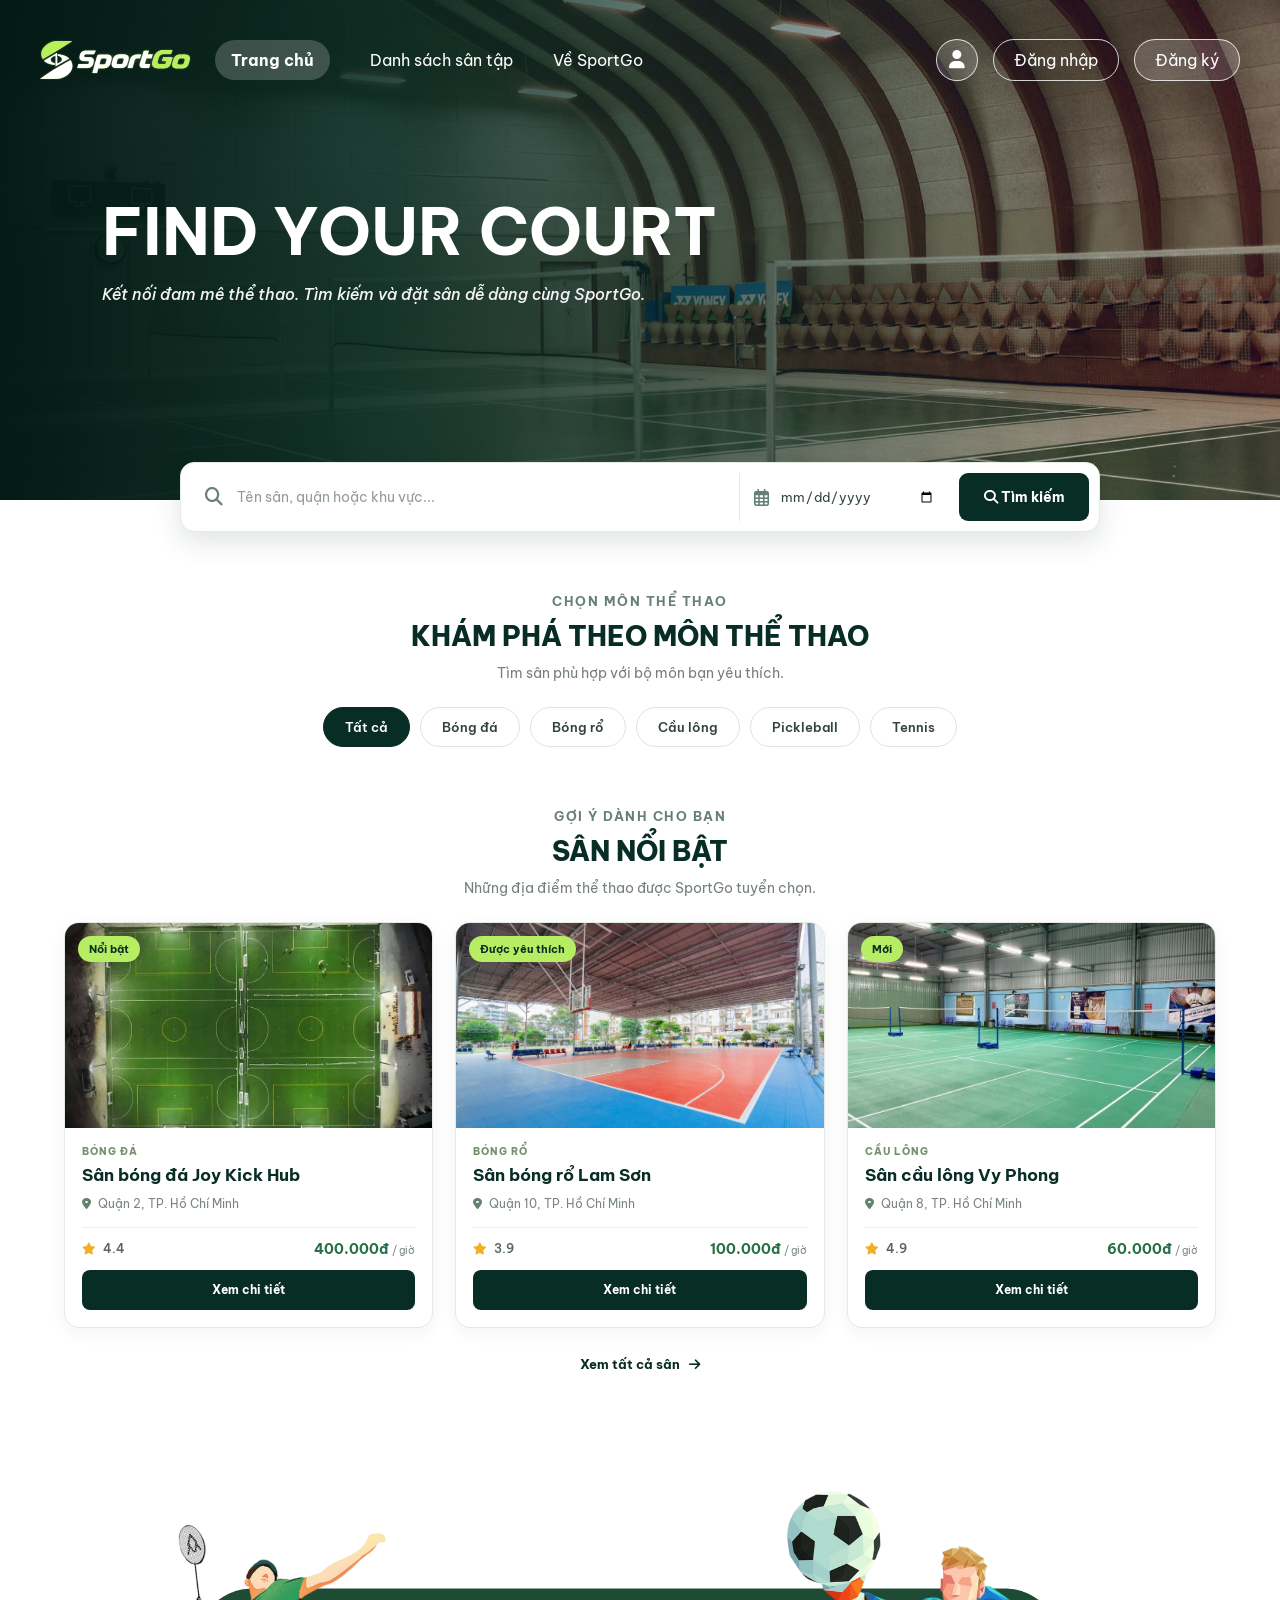
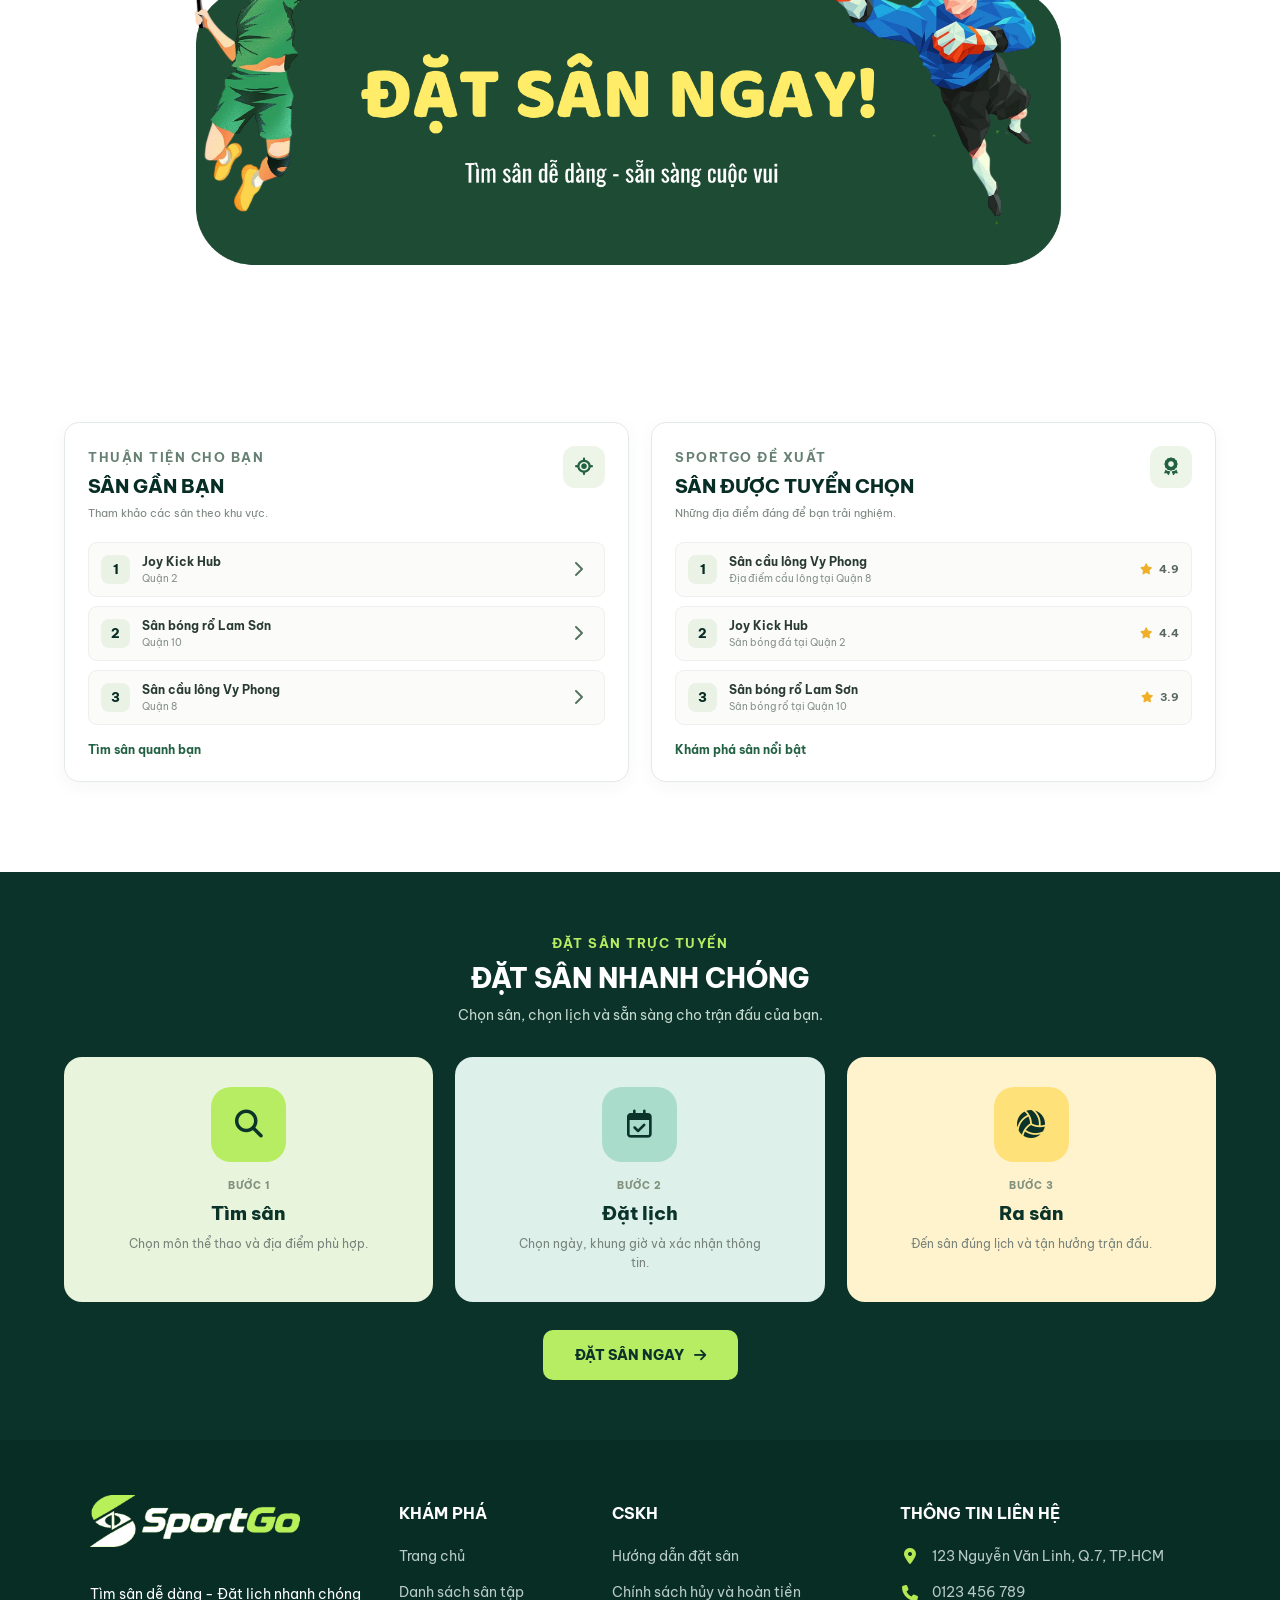
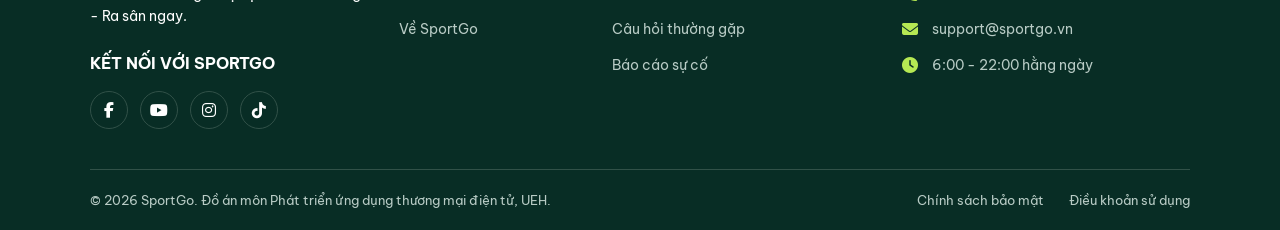
<file: SportGo_project/Front-end/index.html>
<!DOCTYPE html>
<html lang="vi">
<head>
    <meta charset="UTF-8">
    <meta name="viewport" content="width=device-width, initial-scale=1.0">
    <meta name="description" content="SportGo giúp bạn tìm kiếm và đặt sân thể thao tại TP.HCM.">
    <title>SportGo | Trang chủ</title>

    <link rel="icon" type="image/png" href="images/logo-light.png">
    <link rel="preconnect" href="https://fonts.googleapis.com">
    <link rel="preconnect" href="https://fonts.gstatic.com" crossorigin>
    <link href="https://fonts.googleapis.com/css2?family=Be+Vietnam+Pro:wght@400;500;600;700;800&display=swap" rel="stylesheet">
    <link rel="stylesheet" href="https://cdnjs.cloudflare.com/ajax/libs/font-awesome/6.5.2/css/all.min.css">
    <link rel="stylesheet" href="CSS/style.css">
</head>
<body>

    <header class="site-header">
        <div class="header-container">
            <a href="index.html" class="header-logo">
                <img src="images/logo-light.png" alt="SportGo">
            </a>

            <nav class="main-nav" aria-label="Menu chính">
                <ul>
                    <li><a href="index.html" aria-current="page">Trang chủ</a></li>
                    <li><a href="courts.html">Danh sách sân tập</a></li>
                    <li><a href="about.html">Về SportGo</a></li>
                </ul>
            </nav>

            <div class="header-actions header-actions--guest">
                <a href="profile.html" class="account-icon" aria-label="Tài khoản của tôi" title="Tài khoản của tôi"><i class="fa-solid fa-user"></i></a>
                <a href="login.html" class="auth-link">Đăng nhập</a>
                <a href="signup.html" class="auth-link auth-link--primary">Đăng ký</a>
            </div>
        </div>

        <div class="hero-content">
            <h1>FIND YOUR COURT</h1>
            <p>Kết nối đam mê thể thao. Tìm kiếm và đặt sân dễ dàng cùng SportGo.</p>
        </div>
    </header>

    <main>
        <!-- 1. TÌM KIẾM SÂN -->
        <section class="home-search-section" aria-label="Tìm kiếm sân thể thao">
            <form class="home-search-form" action="courts.html" method="get">
                <div class="home-search-input">
                    <i class="fa-solid fa-magnifying-glass" aria-hidden="true"></i>
                    <label class="visually-hidden" for="home-search">Tên sân hoặc khu vực</label>
                    <input type="search" id="home-search" name="keyword" placeholder="Tên sân, quận hoặc khu vực...">
                </div>

                <div class="home-search-date">
                    <i class="fa-regular fa-calendar-days" aria-hidden="true"></i>
                    <label class="visually-hidden" for="booking-date">Ngày muốn đặt sân</label>
                    <input type="date" id="booking-date" name="date" aria-label="Chọn ngày muốn đặt sân">
                </div>

                <button type="submit" class="home-search-button">
                    <i class="fa-solid fa-magnifying-glass"></i>
                    Tìm kiếm
                </button>
            </form>
        </section>

        <!-- 2. DANH MỤC MÔN THỂ THAO -->
        <section class="home-category-section home-container">
            <div class="home-section-heading">
                <span class="home-eyebrow">CHỌN MÔN THỂ THAO</span>
                <h2>KHÁM PHÁ THEO MÔN THỂ THAO</h2>
                <p>Tìm sân phù hợp với bộ môn bạn yêu thích.</p>
            </div>

            <nav class="home-category-list" aria-label="Danh mục môn thể thao">
                <a href="courts.html" class="home-category-link home-category-link--active">Tất cả</a>
                <a href="courts.html?sport=bong-da" class="home-category-link">Bóng đá</a>
                <a href="courts.html?sport=bong-ro" class="home-category-link">Bóng rổ</a>
                <a href="courts.html?sport=cau-long" class="home-category-link">Cầu lông</a>
                <a href="courts.html?sport=pickleball" class="home-category-link">Pickleball</a>
                <a href="courts.html?sport=tennis" class="home-category-link">Tennis</a>
            </nav>
        </section>

        <!-- 3. SÂN NỔI BẬT -->
        <section class="home-featured-section home-container">
            <div class="home-section-heading">
                <span class="home-eyebrow">GỢI Ý DÀNH CHO BẠN</span>
                <h2>SÂN NỔI BẬT</h2>
                <p>Những địa điểm thể thao được SportGo tuyển chọn.</p>
            </div>

            <div class="home-court-grid">
                <!-- Sân nổi bật 1: ID 10 -->
                <article class="home-court-card">
                    <a href="courts-details.html?id=10" class="home-court-image">
                        <img src="images/joy.webp" alt="Sân bóng đá Joy Kick Hub" loading="lazy">
                        <span class="home-court-tag">Nổi bật</span>
                    </a>
                    <div class="home-court-content">
                        <div class="home-court-type">BÓNG ĐÁ</div>
                        <h3><a href="courts-details.html?id=10">Sân bóng đá Joy Kick Hub</a></h3>
                        <p class="home-court-location">
                            <i class="fa-solid fa-location-dot" aria-hidden="true"></i>
                            Quận 2, TP. Hồ Chí Minh
                        </p>
                        <div class="home-court-meta">
                            <span><i class="fa-solid fa-star" aria-hidden="true"></i> 4.4</span>
                            <strong>400.000đ <small>/ giờ</small></strong>
                        </div>
                        <a href="courts-details.html?id=10" class="home-court-button">Xem chi tiết</a>
                    </div>
                </article>

                <!-- Sân nổi bật 2: ID 2 -->
                <article class="home-court-card">
                    <a href="courts-details.html?id=2" class="home-court-image">
                        <img src="images/bongro.jpg" alt="Sân bóng rổ Lam Sơn" loading="lazy">
                        <span class="home-court-tag">Được yêu thích</span>
                    </a>
                    <div class="home-court-content">
                        <div class="home-court-type">BÓNG RỔ</div>
                        <h3><a href="courts-details.html?id=2">Sân bóng rổ Lam Sơn</a></h3>
                        <p class="home-court-location">
                            <i class="fa-solid fa-location-dot" aria-hidden="true"></i>
                            Quận 10, TP. Hồ Chí Minh
                        </p>
                        <div class="home-court-meta">
                            <span><i class="fa-solid fa-star" aria-hidden="true"></i> 3.9</span>
                            <strong>100.000đ <small>/ giờ</small></strong>
                        </div>
                        <a href="courts-details.html?id=2" class="home-court-button">Xem chi tiết</a>
                    </div>
                </article>

                <!-- Sân nổi bật 3: ID 3 -->
                <article class="home-court-card">
                    <a href="courts-details.html?id=3" class="home-court-image">
                        <img src="images/caulong.webp" alt="Sân cầu lông Vy Phong" loading="lazy">
                        <span class="home-court-tag">Mới</span>
                    </a>
                    <div class="home-court-content">
                        <div class="home-court-type">CẦU LÔNG</div>
                        <h3><a href="courts-details.html?id=3">Sân cầu lông Vy Phong</a></h3>
                        <p class="home-court-location">
                            <i class="fa-solid fa-location-dot" aria-hidden="true"></i>
                            Quận 8, TP. Hồ Chí Minh
                        </p>
                        <div class="home-court-meta">
                            <span><i class="fa-solid fa-star" aria-hidden="true"></i> 4.9</span>
                            <strong>60.000đ <small>/ giờ</small></strong>
                        </div>
                        <a href="courts-details.html?id=3" class="home-court-button">Xem chi tiết</a>
                    </div>
                </article>
            </div>

            <div class="home-view-all">
                <a href="courts.html">Xem tất cả sân <i class="fa-solid fa-arrow-right" aria-hidden="true"></i></a>
            </div>
        </section>

        <!-- 4. BANNER PHỤ -->
        <section class="home-promo-banner home-container" aria-label="Banner quảng bá SportGo">
            <a href="courts.html" class="home-promo-link">
                <img src="images/Logo (5).png" alt="Khám phá và đặt sân thể thao cùng SportGo" loading="lazy">
                <span class="visually-hidden">Khám phá danh sách sân SportGo</span>
            </a>
        </section>

        <!-- 5. SÂN GẦN BẠN VÀ SÂN ĐƯỢC TUYỂN CHỌN -->
        <section class="home-discovery-section home-container">
            <div class="home-discovery-grid">
                <div class="home-ranking-panel">
                    <div class="home-panel-heading">
                        <div>
                            <span class="home-eyebrow">THUẬN TIỆN CHO BẠN</span>
                            <h2>SÂN GẦN BẠN</h2>
                            <p>Tham khảo các sân theo khu vực.</p>
                        </div>
                        <i class="fa-solid fa-location-crosshairs" aria-hidden="true"></i>
                    </div>

                    <ol class="home-ranking-list">
                        <li>
                            <span class="home-rank-number">1</span>
                            <div class="home-rank-info">
                                <strong>Joy Kick Hub</strong>
                                <small>Quận 2</small>
                            </div>
                            <a href="courts-details.html?id=10" aria-label="Xem Joy Kick Hub"><i class="fa-solid fa-chevron-right"></i></a>
                        </li>
                        <li>
                            <span class="home-rank-number">2</span>
                            <div class="home-rank-info">
                                <strong>Sân bóng rổ Lam Sơn</strong>
                                <small>Quận 10</small>
                            </div>
                            <a href="courts-details.html?id=2" aria-label="Xem sân bóng rổ Lam Sơn"><i class="fa-solid fa-chevron-right"></i></a>
                        </li>
                        <li>
                            <span class="home-rank-number">3</span>
                            <div class="home-rank-info">
                                <strong>Sân cầu lông Vy Phong</strong>
                                <small>Quận 8</small>
                            </div>
                            <a href="courts-details.html?id=3" aria-label="Xem sân cầu lông Vy Phong"><i class="fa-solid fa-chevron-right"></i></a>
                        </li>
                    </ol>
                    <a href="courts.html" class="home-panel-link">Tìm sân quanh bạn</a>
                </div>

                <div class="home-ranking-panel">
                    <div class="home-panel-heading">
                        <div>
                            <span class="home-eyebrow">SPORTGO ĐỀ XUẤT</span>
                            <h2>SÂN ĐƯỢC TUYỂN CHỌN</h2>
                            <p>Những địa điểm đáng để bạn trải nghiệm.</p>
                        </div>
                        <i class="fa-solid fa-award" aria-hidden="true"></i>
                    </div>

                    <ol class="home-ranking-list">
                        <li>
                            <span class="home-rank-number">1</span>
                            <div class="home-rank-info">
                                <strong>Sân cầu lông Vy Phong</strong>
                                <small>Địa điểm cầu lông tại Quận 8</small>
                            </div>
                            <span class="home-rank-score"><i class="fa-solid fa-star"></i> 4.9</span>
                        </li>
                        <li>
                            <span class="home-rank-number">2</span>
                            <div class="home-rank-info">
                                <strong>Joy Kick Hub</strong>
                                <small>Sân bóng đá tại Quận 2</small>
                            </div>
                            <span class="home-rank-score"><i class="fa-solid fa-star"></i> 4.4</span>
                        </li>
                        <li>
                            <span class="home-rank-number">3</span>
                            <div class="home-rank-info">
                                <strong>Sân bóng rổ Lam Sơn</strong>
                                <small>Sân bóng rổ tại Quận 10</small>
                            </div>
                            <span class="home-rank-score"><i class="fa-solid fa-star"></i> 3.9</span>
                        </li>
                    </ol>
                    <a href="courts.html" class="home-panel-link">Khám phá sân nổi bật</a>
                </div>
            </div>
        </section>

        <!-- 6. HƯỚNG DẪN ĐẶT SÂN -->
        <section class="home-booking-section">
            <div class="home-container">
                <div class="home-section-heading">
                    <span class="home-eyebrow">ĐẶT SÂN TRỰC TUYẾN</span>
                    <h2>ĐẶT SÂN NHANH CHÓNG</h2>
                    <p>Chọn sân, chọn lịch và sẵn sàng cho trận đấu của bạn.</p>
                </div>

                <div class="home-booking-steps">
                    <div class="home-booking-step">
                        <div class="home-step-icon"><i class="fa-solid fa-magnifying-glass"></i></div>
                        <span class="home-step-number">BƯỚC 1</span>
                        <h3>Tìm sân</h3>
                        <p>Chọn môn thể thao và địa điểm phù hợp.</p>
                    </div>
                    <div class="home-booking-step">
                        <div class="home-step-icon"><i class="fa-regular fa-calendar-check"></i></div>
                        <span class="home-step-number">BƯỚC 2</span>
                        <h3>Đặt lịch</h3>
                        <p>Chọn ngày, khung giờ và xác nhận thông tin.</p>
                    </div>
                    <div class="home-booking-step">
                        <div class="home-step-icon"><i class="fa-solid fa-volleyball"></i></div>
                        <span class="home-step-number">BƯỚC 3</span>
                        <h3>Ra sân</h3>
                        <p>Đến sân đúng lịch và tận hưởng trận đấu.</p>
                    </div>
                </div>

                <div class="home-booking-cta">
                    <a href="courts.html">ĐẶT SÂN NGAY <i class="fa-solid fa-arrow-right"></i></a>
                </div>
            </div>
        </section>
    </main>

    <!-- FOOTER DÙNG CHUNG -->
    <footer class="site-footer">
        <div class="footer-container">
            <div class="footer-brand">
                <a href="index.html" class="footer-logo">
                    <img src="images/logo-light.png" alt="SportGo">
                </a>
                <p class="footer-slogan">
                    Tìm sân dễ dàng - Đặt lịch nhanh chóng - Ra sân ngay.
                </p>
                <h3>Kết nối với SportGo</h3>
                <div class="footer-socials">
                    <a href="#" aria-label="Facebook"><i class="fa-brands fa-facebook-f"></i></a>
                    <a href="#" aria-label="YouTube"><i class="fa-brands fa-youtube"></i></a>
                    <a href="#" aria-label="Instagram"><i class="fa-brands fa-instagram"></i></a>
                    <a href="#" aria-label="TikTok"><i class="fa-brands fa-tiktok"></i></a>
                </div>
            </div>

            <div class="footer-column">
                <h3>Khám phá</h3>
                <ul>
                    <li><a href="index.html">Trang chủ</a></li>
                    <li><a href="courts.html">Danh sách sân tập</a></li>
                    <li><a href="about.html">Về SportGo</a></li>
                </ul>
            </div>

            <div class="footer-column">
                <h3>CSKH</h3>
                <ul>
                    <li><a href="#">Hướng dẫn đặt sân</a></li>
                    <li><a href="#">Chính sách hủy và hoàn tiền</a></li>
                    <li><a href="#">Câu hỏi thường gặp</a></li>
                    <li><a href="#">Báo cáo sự cố</a></li>
                </ul>
            </div>

            <div class="footer-column footer-contact">
                <h3>Thông tin liên hệ</h3>
                <ul>
                    <li><i class="fa-solid fa-location-dot"></i><span>123 Nguyễn Văn Linh, Q.7, TP.HCM</span></li>
                    <li><i class="fa-solid fa-phone"></i><span>0123 456 789</span></li>
                    <li><i class="fa-solid fa-envelope"></i><span>support@sportgo.vn</span></li>
                    <li><i class="fa-solid fa-clock"></i><span>6:00 - 22:00 hằng ngày</span></li>
                </ul>
            </div>
        </div>

        <div class="footer-bottom">
            <p>© 2026 SportGo. Đồ án môn Phát triển ứng dụng thương mại điện tử, UEH.</p>
            <div class="footer-bottom-links">
                <a href="#">Chính sách bảo mật</a>
                <a href="#">Điều khoản sử dụng</a>
            </div>
        </div>
    </footer>

    <script src="JS/courts-data.js"></script>
    <script src="JS/courts-page.js"></script>
    <script src="JS/court-filter.js"></script>
    <script src="JS/court-search.js"></script>
</body>
</html>
</file>
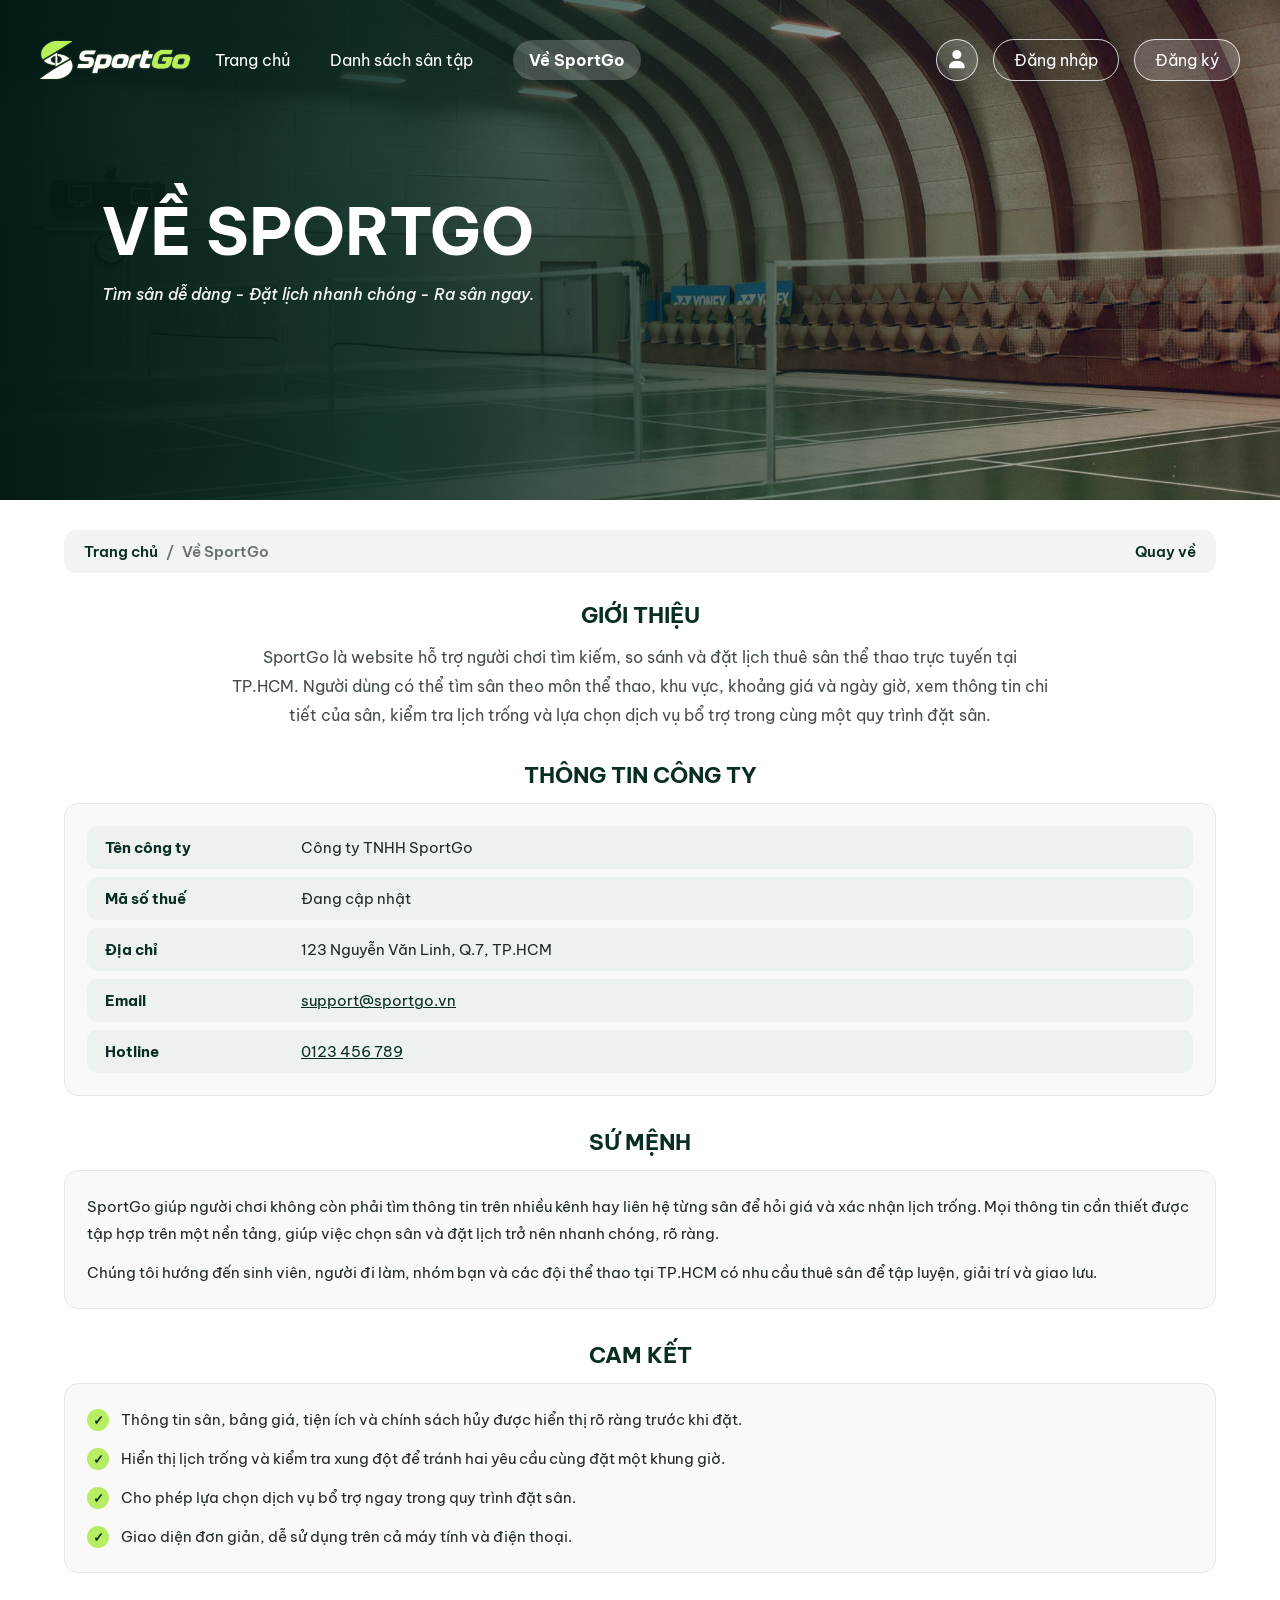
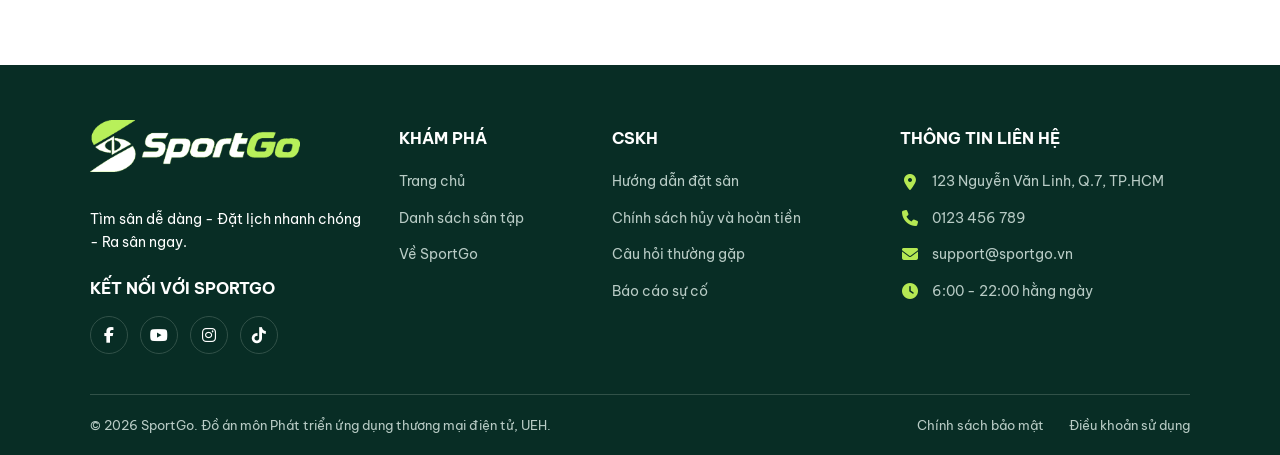
<file: SportGo_project/Front-end/about.html>
<!DOCTYPE html>
<html lang="vi">

<head>
    <meta charset="UTF-8">
    <meta name="viewport" content="width=device-width, initial-scale=1.0">

    <meta name="description" content="Giới thiệu SportGo: website tìm kiếm và đặt lịch thuê sân thể thao trực tuyến tại TP.HCM.">

    <title>SportGo | Về SportGo</title>

    <!-- Favicon -->
    <link rel="icon" type="image/png" href="images/logo-light.png">

    <!-- Font chữ -->
    <link rel="preconnect" href="https://fonts.googleapis.com">
    <link rel="preconnect" href="https://fonts.gstatic.com" crossorigin>
    <link href="https://fonts.googleapis.com/css2?family=Be+Vietnam+Pro:wght@400;500;600;700&display=swap" rel="stylesheet">

    <!-- Font Awesome -->
    <link rel="stylesheet" href="https://cdnjs.cloudflare.com/ajax/libs/font-awesome/6.5.2/css/all.min.css">

    <!-- CSS chung -->
    <link rel="stylesheet" href="CSS/style.css">
</head>

<body>

    <!-- ================================
         1. HEADER + BANNER
    ================================= -->
    <header class="site-header">
    <div class="header-container">

        <a href="index.html" class="header-logo">
            <img src="images/logo-light.png" alt="SportGo">
        </a>

        <nav class="main-nav" aria-label="Menu chính">
            <ul>
                <li><a href="index.html">Trang chủ</a></li>
                <li><a href="courts.html">Danh sách sân tập</a></li>
                <li><a href="about.html" aria-current="page">Về SportGo</a></li>
            </ul>
        </nav>
        <div class="header-actions header-actions--guest">
        <a href="profile.html" class="account-icon" aria-label="Tài khoản của tôi" title="Tài khoản của tôi"><i class="fa-solid fa-user"></i></a>
            <a href="login.html" class="auth-link">Đăng nhập</a>
            <a href="signup.html" class="auth-link auth-link--primary">Đăng ký</a>
        </div>

    </div>
        <div class="hero-content">
            <h1>VỀ SPORTGO</h1>
            <p>Tìm sân dễ dàng - Đặt lịch nhanh chóng - Ra sân ngay.</p>
        </div>
    </header>

    <!-- ================================
         2. NỘI DUNG TRANG GIỚI THIỆU
    ================================= -->
    <main id="main-content" class="about-section">

        <!-- Thanh điều hướng phụ: breadcrumb + Quay về -->
        <div class="about-topbar">
            <nav class="about-breadcrumb" aria-label="Breadcrumb">
                <ol>
                    <li><a href="index.html">Trang chủ</a></li>
                    <li aria-current="page">Về SportGo</li>
                </ol>
            </nav>
            <a href="index.html" class="about-back">Quay về</a>
        </div>

        <!-- Giới thiệu chung -->
        <section class="about-intro" aria-labelledby="about-intro-title">
            <h2 id="about-intro-title" class="about-heading">Giới thiệu</h2>
            <p>
                SportGo là website hỗ trợ người chơi tìm kiếm, so sánh và đặt lịch thuê sân thể thao
                trực tuyến tại TP.HCM. Người dùng có thể tìm sân theo môn thể thao, khu vực, khoảng giá
                và ngày giờ, xem thông tin chi tiết của sân, kiểm tra lịch trống và lựa chọn dịch vụ
                bổ trợ trong cùng một quy trình đặt sân.
            </p>
        </section>

        <!-- Thông tin công ty -->
        <section class="about-block" aria-labelledby="about-company-title">
            <h2 id="about-company-title" class="about-heading">Thông tin công ty</h2>

            <dl class="about-panel about-info">
                <div class="about-info-row">
                    <dt>Tên công ty</dt>
                    <dd>Công ty TNHH SportGo</dd>
                </div>
                <div class="about-info-row">
                    <dt>Mã số thuế</dt>
                    <dd>Đang cập nhật</dd>
                </div>
                <div class="about-info-row">
                    <dt>Địa chỉ</dt>
                    <dd><address>123 Nguyễn Văn Linh, Q.7, TP.HCM</address></dd>
                </div>
                <div class="about-info-row">
                    <dt>Email</dt>
                    <dd><a href="mailto:support@sportgo.vn">support@sportgo.vn</a></dd>
                </div>
                <div class="about-info-row">
                    <dt>Hotline</dt>
                    <dd><a href="tel:0123456789">0123 456 789</a></dd>
                </div>
            </dl>
        </section>

        <!-- Sứ mệnh -->
        <section class="about-block" aria-labelledby="about-mission-title">
            <h2 id="about-mission-title" class="about-heading">Sứ mệnh</h2>

            <div class="about-panel about-text">
                <p>
                    SportGo giúp người chơi không còn phải tìm thông tin trên nhiều kênh hay liên hệ
                    từng sân để hỏi giá và xác nhận lịch trống. Mọi thông tin cần thiết được tập hợp
                    trên một nền tảng, giúp việc chọn sân và đặt lịch trở nên nhanh chóng, rõ ràng.
                </p>
                <p>
                    Chúng tôi hướng đến sinh viên, người đi làm, nhóm bạn và các đội thể thao tại
                    TP.HCM có nhu cầu thuê sân để tập luyện, giải trí và giao lưu.
                </p>
            </div>
        </section>

        <!-- Cam kết -->
        <section class="about-block" aria-labelledby="about-commitment-title">
            <h2 id="about-commitment-title" class="about-heading">Cam kết</h2>

            <div class="about-panel about-text">
                <ul class="about-checklist">
                    <li>Thông tin sân, bảng giá, tiện ích và chính sách hủy được hiển thị rõ ràng trước khi đặt.</li>
                    <li>Hiển thị lịch trống và kiểm tra xung đột để tránh hai yêu cầu cùng đặt một khung giờ.</li>
                    <li>Cho phép lựa chọn dịch vụ bổ trợ ngay trong quy trình đặt sân.</li>
                    <li>Giao diện đơn giản, dễ sử dụng trên cả máy tính và điện thoại.</li>
                </ul>
            </div>
        </section>

    </main>


    <!-- ================================
         3. FOOTER (dùng chung)
    ================================= -->
    <footer class="site-footer">

        <div class="footer-container">
            <!-- CỘT 1: THƯƠNG HIỆU SPORTGO -->
            <div class="footer-brand">
                <a href="index.html" class="footer-logo">
                    <img src="images/logo-light.png" alt="SportGo">
                </a>

                <p class="footer-slogan">
                    Tìm sân dễ dàng - Đặt lịch nhanh chóng - Ra sân ngay.
                </p>

                <h3>Kết nối với SportGo</h3>

                <div class="footer-socials">
                    <a href="#" aria-label="Facebook"><i class="fa-brands fa-facebook-f"></i></a>
                    <a href="#" aria-label="YouTube"><i class="fa-brands fa-youtube"></i></a>
                    <a href="#" aria-label="Instagram"><i class="fa-brands fa-instagram"></i></a>
                    <a href="#" aria-label="TikTok"><i class="fa-brands fa-tiktok"></i></a>
                </div>
            </div>

            <!-- CỘT 2: KHÁM PHÁ -->
            <div class="footer-column">
                <h3>Khám phá</h3>
                <ul>
                    <li><a href="index.html">Trang chủ</a></li>
                    <li><a href="courts.html">Danh sách sân tập</a></li>
                    <li><a href="about.html">Về SportGo</a></li>
                </ul>
            </div>

            <!-- CỘT 3: CSKH -->
            <div class="footer-column">
                <h3>CSKH</h3>
                <ul>
                    <li><a href="#">Hướng dẫn đặt sân</a></li>
                    <li><a href="#">Chính sách hủy và hoàn tiền</a></li>
                    <li><a href="#">Câu hỏi thường gặp</a></li>
                    <li><a href="#">Báo cáo sự cố</a></li>
                </ul>
            </div>

            <!-- CỘT 4: THÔNG TIN LIÊN HỆ -->
            <div class="footer-column footer-contact">
                <h3>Thông tin liên hệ</h3>
                <ul>
                    <li><i class="fa-solid fa-location-dot"></i><span>123 Nguyễn Văn Linh, Q.7, TP.HCM</span></li>
                    <li><i class="fa-solid fa-phone"></i><span>0123 456 789</span></li>
                    <li><i class="fa-solid fa-envelope"></i><span>support@sportgo.vn</span></li>
                    <li><i class="fa-solid fa-clock"></i><span>6:00 - 22:00 hằng ngày</span></li>
                </ul>
            </div>
        </div>

        <!-- FOOTER BOTTOM -->
        <div class="footer-bottom">
            <p>© 2026 SportGo. Đồ án môn Phát triển ứng dụng thương mại điện tử, UEH.</p>

            <div class="footer-bottom-links">
                <a href="#">Chính sách bảo mật</a>
                <a href="#">Điều khoản sử dụng</a>
            </div>
        </div>

    </footer>
</body>

</html>
</file>
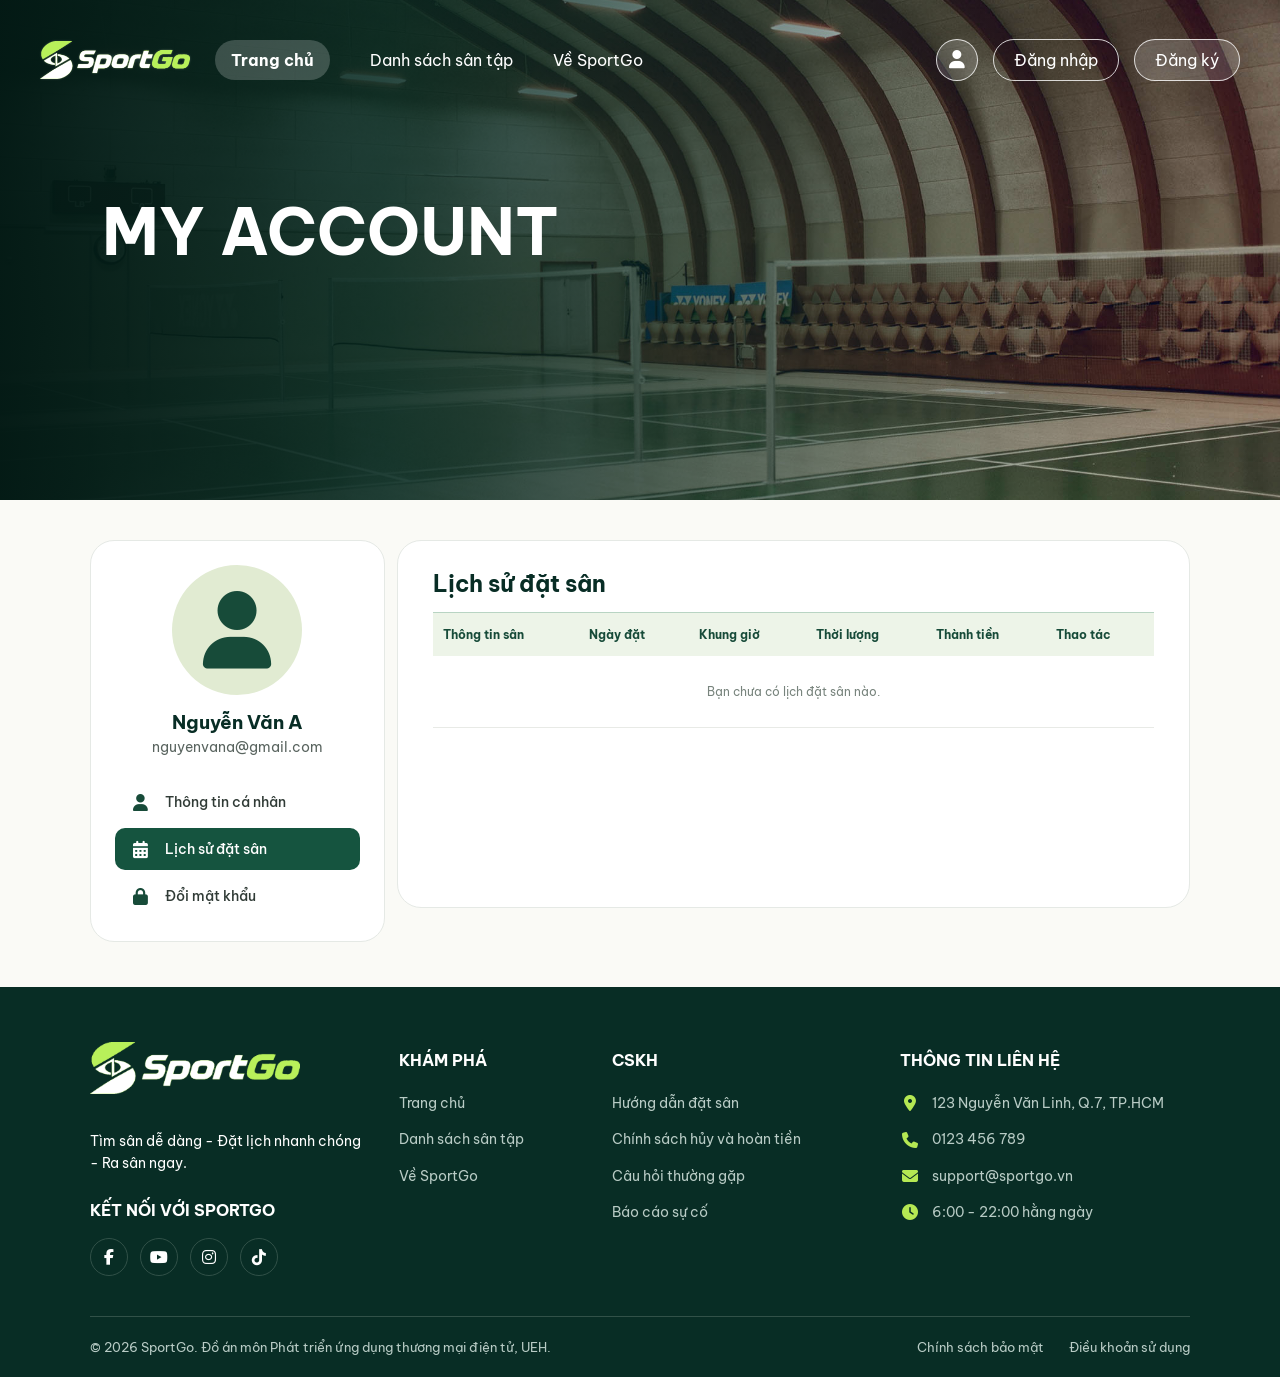
<file: SportGo_project/Front-end/booking-history.html>
<!DOCTYPE html>
<html lang="vi">
<head>
    
    <meta charset="UTF-8">
    <meta name="viewport" content="width=device-width, initial-scale=1.0">
    <meta name="description" content="SportGo - Lịch sử đặt sân của người dùng">
    <title>SportGo | Lịch sử đặt sân</title>

    <link rel="icon" type="image/png" href="images/logo-light.png">
    <link rel="preconnect" href="https://fonts.googleapis.com">
    <link rel="preconnect" href="https://fonts.gstatic.com" crossorigin>
    <link href="https://fonts.googleapis.com/css2?family=Be+Vietnam+Pro:wght@400;500;600;700&display=swap" rel="stylesheet">
    <link rel="stylesheet" href="https://cdnjs.cloudflare.com/ajax/libs/font-awesome/6.5.2/css/all.min.css">
    <link rel="stylesheet" href="CSS/style.css">
</head>

<body>

    <!-- HEADER GIỮ NGUYÊN -->
      <header class="site-header">
    <div class="header-container">

        <a href="index.html" class="header-logo">
            <img src="images/logo-light.png" alt="SportGo">
        </a>

        <nav class="main-nav" aria-label="Menu chính">
            <ul>
                <li><a href="index.html" aria-current="page">Trang chủ</a></li>
                <li><a href="courts.html">Danh sách sân tập</a></li>
                <li><a href="about.html">Về SportGo</a></li>
            </ul>
        </nav>
        <div class="header-actions header-actions--guest">
    <a href="profile.html" class="account-icon" aria-label="Tài khoản của tôi" title="Tài khoản của tôi"><i class="fa-solid fa-user"></i></a>
            <a href="login.html" class="auth-link">Đăng nhập</a>
            <a href="signup.html" class="auth-link auth-link--primary">Đăng ký</a>
        </div>

    </div>

    <div class="hero-content">
        <h1>MY ACCOUNT</h1>
    </div>
</header>

    <!-- MAIN -->
    <main id="main-content" class="profile-main">

        <div class="profile-container">

            <!-- SIDEBAR GIỮ NGUYÊN -->
            <aside class="profile-sidebar">

                <div class="profile-user">

                    <div class="profile-avatar">
                        <i class="fa-solid fa-user"></i>
                    </div>

                    <h2>Nguyễn Văn A</h2>
                    <p>nguyenvana@gmail.com</p>

                </div>

                <!-- Menu quản lý tài khoản -->

                <nav class="profile-menu" aria-label="Quản lý tài khoản">

                    <a href="profile.html" class="profile-menu-item">
                        <i class="fa-solid fa-user"></i>
                        <span>Thông tin cá nhân</span>
                    </a>

                    <a href="booking-history.html"
                       class="profile-menu-item active"
                       aria-current="page">
                        <i class="fa-solid fa-calendar-days"></i>
                        <span>Lịch sử đặt sân</span>
                    </a>

                    <a href="change-password.html" class="profile-menu-item">
                        <i class="fa-solid fa-lock"></i>
                        <span>Đổi mật khẩu</span>
                    </a>

                </nav>

            </aside>

            <!-- NỘI DUNG LỊCH SỬ ĐẶT SÂN -->
            <section class="profile-content booking-content">
                <div class="profile-content-header">
                    <h2>Lịch sử đặt sân</h2>
                </div>

                <div class="booking-table-wrapper">
                    <table class="booking-table">
    <thead>
        <tr>
            <th>Thông tin sân</th>
            <th>Ngày đặt</th>
            <th>Khung giờ</th>
            <th>Thời lượng</th>
            <th>Thành tiền</th>
            <th>Thao tác</th>
        </tr>
    </thead>

    <tbody id="booking-history-list"></tbody>
</table>
                </div>
                <p id="booking-history-message" class="booking-history-message" role="status"></p>
            </section>
        </div>
    </main>


    <!-- FOOTER GIỮ NGUYÊN -->
    <footer class="site-footer">

        <div class="footer-container">

            <div class="footer-brand">

                <a href="index.html" class="footer-logo">
                    <img src="images/logo-light.png" alt="SportGo">
                </a>

                <p class="footer-slogan">
                    Tìm sân dễ dàng - Đặt lịch nhanh chóng - Ra sân ngay.
                </p>

                <h3>Kết nối với SportGo</h3>

                <div class="footer-socials">
                    <a href="#" aria-label="Facebook">
                        <i class="fa-brands fa-facebook-f"></i>
                    </a>
                    <a href="#" aria-label="YouTube">
                        <i class="fa-brands fa-youtube"></i>
                    </a>
                    <a href="#" aria-label="Instagram">
                        <i class="fa-brands fa-instagram"></i>
                    </a>
                    <a href="#" aria-label="TikTok">
                        <i class="fa-brands fa-tiktok"></i>
                    </a>
                </div>

            </div>


            <div class="footer-column">
                <h3>Khám phá</h3>
                <ul>
                    <li><a href="index.html">Trang chủ</a></li>
                    <li><a href="courts.html">Danh sách sân tập</a></li>
                    <li><a href="about.html">Về SportGo</a></li>
                </ul>
            </div>


            <div class="footer-column">
                <h3>CSKH</h3>
                <ul>
                    <li><a href="#">Hướng dẫn đặt sân</a></li>
                    <li><a href="#">Chính sách hủy và hoàn tiền</a></li>
                    <li><a href="#">Câu hỏi thường gặp</a></li>
                    <li><a href="#">Báo cáo sự cố</a></li>
                </ul>
            </div>


            <div class="footer-column footer-contact">
                <h3>Thông tin liên hệ</h3>

                <ul>
                    <li>
                        <i class="fa-solid fa-location-dot"></i>
                        <span>123 Nguyễn Văn Linh, Q.7, TP.HCM</span>
                    </li>

                    <li>
                        <i class="fa-solid fa-phone"></i>
                        <span>0123 456 789</span>
                    </li>

                    <li>
                        <i class="fa-solid fa-envelope"></i>
                        <span>support@sportgo.vn</span>
                    </li>

                    <li>
                        <i class="fa-solid fa-clock"></i>
                        <span>6:00 - 22:00 hằng ngày</span>
                    </li>
                </ul>

            </div>

        </div>


        <div class="footer-bottom">

            <p>
                © 2026 SportGo. Đồ án môn Phát triển ứng dụng
                thương mại điện tử, UEH.
            </p>

            <div class="footer-bottom-links">
                <a href="#">Chính sách bảo mật</a>
                <a href="#">Điều khoản sử dụng</a>
            </div>

        </div>

    </footer>

    <script src="JS/booking-history.js"></script>
</body>
</html>
</file>
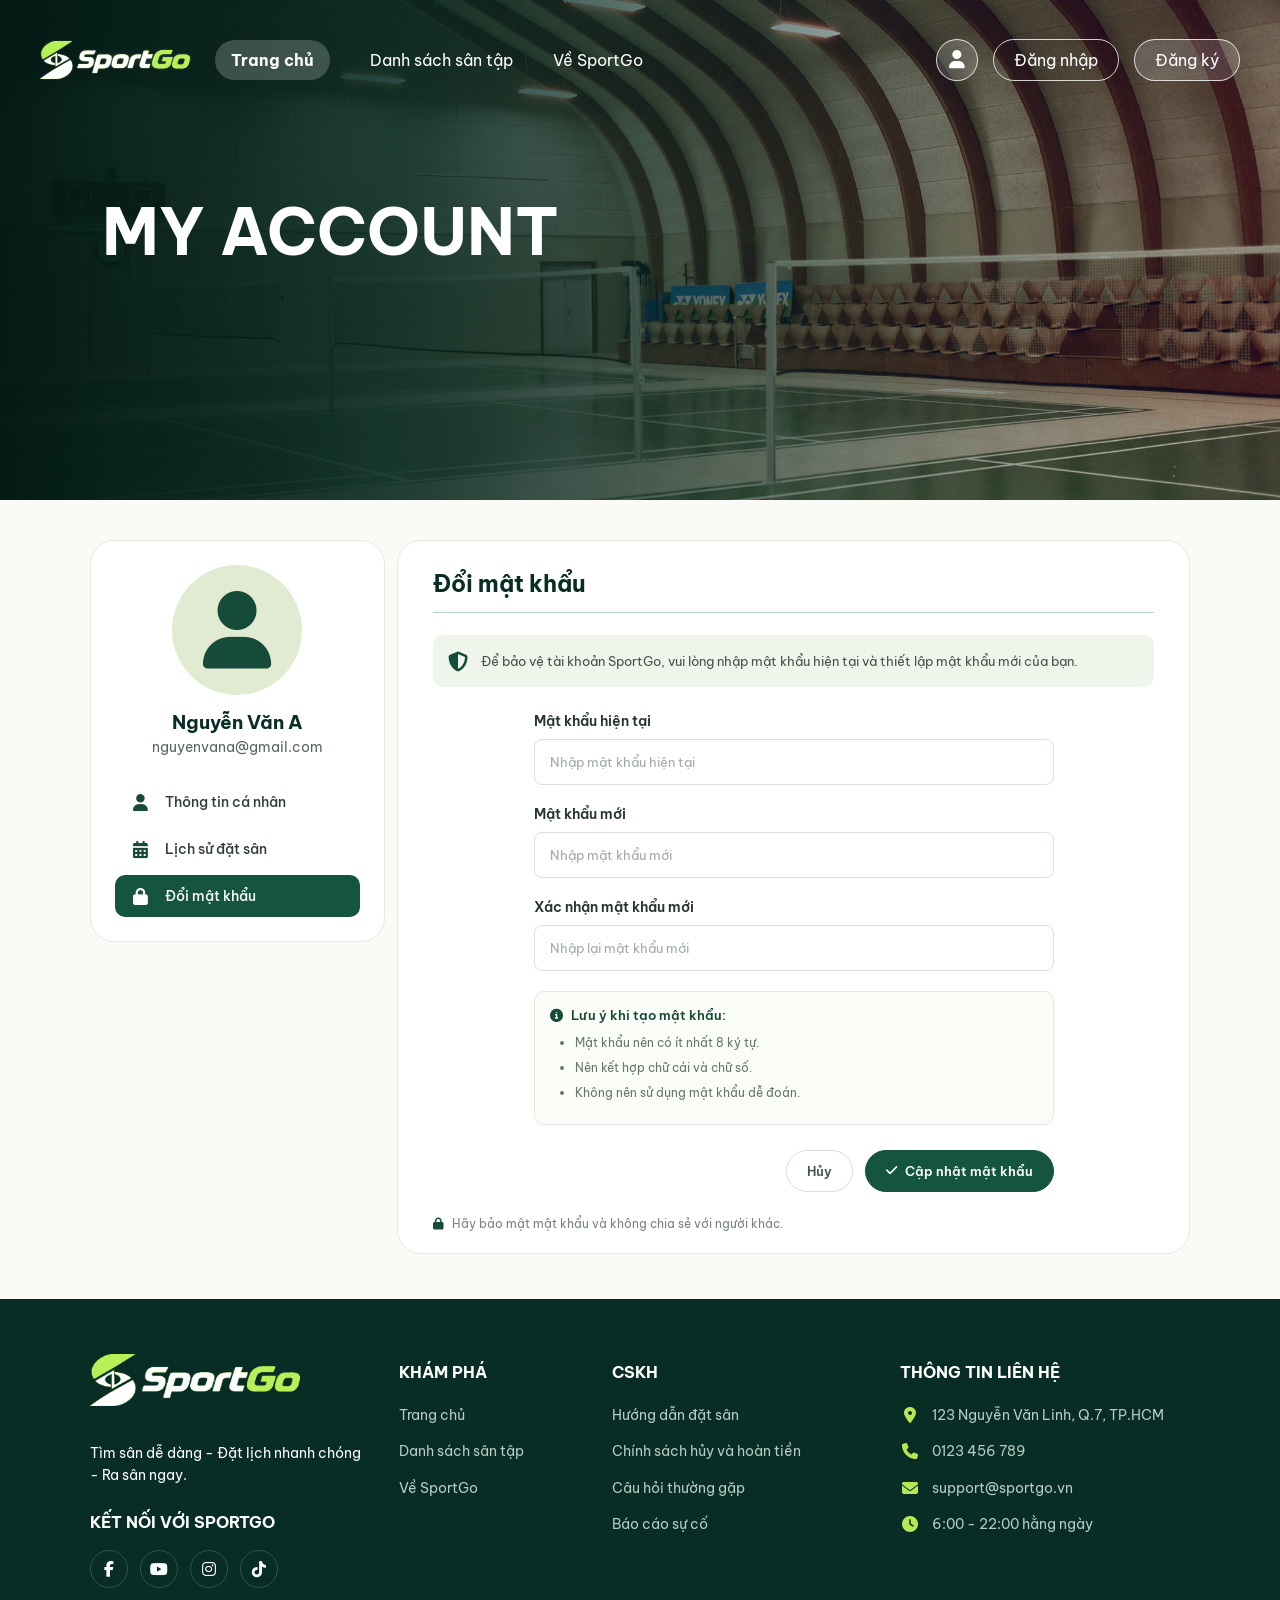
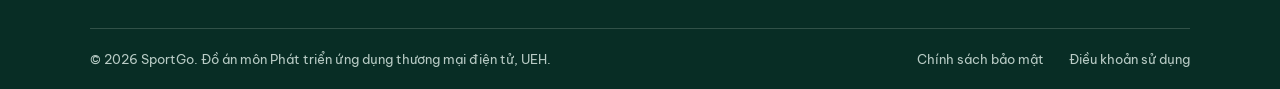
<file: SportGo_project/Front-end/change-password.html>
<!DOCTYPE html>
<html lang="vi">
<head>

    <meta charset="UTF-8">
    <meta name="viewport" content="width=device-width, initial-scale=1.0">
    <meta name="description" content="SportGo - Đổi mật khẩu tài khoản người dùng">
    <title>SportGo | Đổi mật khẩu</title>

    <link rel="icon" type="image/png" href="images/logo-light.png">
    <link rel="preconnect" href="https://fonts.googleapis.com">
    <link rel="preconnect" href="https://fonts.gstatic.com" crossorigin>
    <link href="https://fonts.googleapis.com/css2?family=Be+Vietnam+Pro:wght@400;500;600;700&display=swap" rel="stylesheet">
    <link rel="stylesheet" href="https://cdnjs.cloudflare.com/ajax/libs/font-awesome/6.5.2/css/all.min.css">
    <link rel="stylesheet" href="CSS/style.css">
</head>

<body>

   <header class="site-header">
    <div class="header-container">

        <a href="index.html" class="header-logo">
            <img src="images/logo-light.png" alt="SportGo">
        </a>

        <nav class="main-nav" aria-label="Menu chính">
            <ul>
                <li><a href="index.html" aria-current="page">Trang chủ</a></li>
                <li><a href="courts.html">Danh sách sân tập</a></li>
                <li><a href="about.html">Về SportGo</a></li>
            </ul>
        </nav>
        <div class="header-actions header-actions--guest">
    <a href="profile.html" class="account-icon" aria-label="Tài khoản của tôi" title="Tài khoản của tôi"><i class="fa-solid fa-user"></i></a>
            <a href="login.html" class="auth-link">Đăng nhập</a>
            <a href="signup.html" class="auth-link auth-link--primary">Đăng ký</a>
        </div>

    </div>

    <div class="hero-content">
        <h1>MY ACCOUNT</h1>
    </div>
</header>

    <!-- MAIN -->
    <main id="main-content" class="profile-main">

        <div class="profile-container">

            <!-- SIDEBAR GIỮ NGUYÊN -->
            <aside class="profile-sidebar">

                <div class="profile-user">
                    <div class="profile-avatar">
                        <i class="fa-solid fa-user"></i>
                    </div>

                    <h2>Nguyễn Văn A</h2>
                    <p>nguyenvana@gmail.com</p>
                </div>

                <nav class="profile-menu" aria-label="Quản lý tài khoản">

                    <a href="profile.html" class="profile-menu-item">
                        <i class="fa-solid fa-user"></i>
                        <span>Thông tin cá nhân</span>
                    </a>

                    <a href="booking-history.html" class="profile-menu-item">
                        <i class="fa-solid fa-calendar-days"></i>
                        <span>Lịch sử đặt sân</span>
                    </a>

                    <a href="change-password.html"
                       class="profile-menu-item active"
                       aria-current="page">
                        <i class="fa-solid fa-lock"></i>
                        <span>Đổi mật khẩu</span>
                    </a>

                </nav>

            </aside>


            <!-- NỘI DUNG ĐỔI MẬT KHẨU -->
            <section class="profile-content password-content">
                <div class="profile-content-header">
                    <h2>Đổi mật khẩu</h2>
                </div>

                <!-- GIỚI THIỆU -->
                <div class="password-description">
                    <i class="fa-solid fa-shield-halved"></i>
                    <p>
                        Để bảo vệ tài khoản SportGo, vui lòng nhập mật khẩu
                        hiện tại và thiết lập mật khẩu mới của bạn.
                    </p>
                </div>

                <!-- FORM ĐỔI MẬT KHẨU -->
                <form class="password-form">
                    <div class="password-form-group">
                        <label for="current-password">
                            Mật khẩu hiện tại
                        </label>
                        <input
                            type="password"
                            id="current-password"
                            name="current-password"
                            placeholder="Nhập mật khẩu hiện tại"
                            required
                        >
                    </div>
                    <div class="password-form-group">
                        <label for="new-password">
                            Mật khẩu mới
                        </label>
                        <input
                            type="password"
                            id="new-password"
                            name="new-password"
                            placeholder="Nhập mật khẩu mới"
                            minlength="8"
                            required
                        >
                    </div>
                    <div class="password-form-group">
                        <label for="confirm-password">
                            Xác nhận mật khẩu mới
                        </label>
                        <input
                            type="password"
                            id="confirm-password"
                            name="confirm-password"
                            placeholder="Nhập lại mật khẩu mới"
                            minlength="8"
                            required
                        >
                    </div>

                    <!-- HƯỚNG DẪN TẠO MẬT KHẨU -->
                    <div class="password-requirements">
                        <p>
                            <i class="fa-solid fa-circle-info"></i>
                            Lưu ý khi tạo mật khẩu:
                        </p>
                        <ul>
                            <li>Mật khẩu nên có ít nhất 8 ký tự.</li>
                            <li>Nên kết hợp chữ cái và chữ số.</li>
                            <li>Không nên sử dụng mật khẩu dễ đoán.</li>
                        </ul>
                    </div>

                    <!-- NÚT THAO TÁC -->
                    <div class="password-form-actions">
                        <a href="profile.html" class="password-cancel-btn">
                            Hủy
                        </a>
                        <button type="button" class="password-submit-btn">
                            <i class="fa-solid fa-check"></i>
                            Cập nhật mật khẩu
                        </button>
                    </div>
                </form>
                <p class="password-note">
                    <i class="fa-solid fa-lock"></i>
                    Hãy bảo mật mật khẩu và không chia sẻ với người khác.
                </p>
            </section>

        </div>

    </main>


    <!-- FOOTER GIỮ NGUYÊN -->
    <footer class="site-footer">

        <div class="footer-container">

            <!-- CỘT 1: THƯƠNG HIỆU SPORTGO -->
            <div class="footer-brand">

                <a href="../index.html" class="footer-logo">
                    <img src="images/logo-light.png" alt="SportGo">
                </a>

                <p class="footer-slogan">
                    Tìm sân dễ dàng - Đặt lịch nhanh chóng - Ra sân ngay.
                </p>

                <h3>Kết nối với SportGo</h3>

                <div class="footer-socials">
                    <a href="#" aria-label="Facebook">
                        <i class="fa-brands fa-facebook-f"></i>
                    </a>

                    <a href="#" aria-label="YouTube">
                        <i class="fa-brands fa-youtube"></i>
                    </a>

                    <a href="#" aria-label="Instagram">
                        <i class="fa-brands fa-instagram"></i>
                    </a>

                    <a href="#" aria-label="TikTok">
                        <i class="fa-brands fa-tiktok"></i>
                    </a>
                </div>

            </div>


            <!-- CỘT 2: KHÁM PHÁ -->
            <div class="footer-column">
                <h3>Khám phá</h3>

                <ul>
                    <li><a href="../index.html">Trang chủ</a></li>
                    <li><a href="../courts.html">Danh sách sân tập</a></li>
                    <li><a href="../about.html">Về SportGo</a></li>
                </ul>
            </div>


            <!-- CỘT 3: CSKH -->
            <div class="footer-column">
                <h3>CSKH</h3>

                <ul>
                    <li><a href="#">Hướng dẫn đặt sân</a></li>
                    <li><a href="#">Chính sách hủy và hoàn tiền</a></li>
                    <li><a href="#">Câu hỏi thường gặp</a></li>
                    <li><a href="#">Báo cáo sự cố</a></li>
                </ul>
            </div>


            <!-- CỘT 4: THÔNG TIN LIÊN HỆ -->
            <div class="footer-column footer-contact">
                <h3>Thông tin liên hệ</h3>

                <ul>
                    <li>
                        <i class="fa-solid fa-location-dot"></i>
                        <span>123 Nguyễn Văn Linh, Q.7, TP.HCM</span>
                    </li>

                    <li>
                        <i class="fa-solid fa-phone"></i>
                        <span>0123 456 789</span>
                    </li>

                    <li>
                        <i class="fa-solid fa-envelope"></i>
                        <span>support@sportgo.vn</span>
                    </li>

                    <li>
                        <i class="fa-solid fa-clock"></i>
                        <span>6:00 - 22:00 hằng ngày</span>
                    </li>
                </ul>
            </div>

        </div>


        <!-- FOOTER BOTTOM -->
        <div class="footer-bottom">

            <p>
                © 2026 SportGo. Đồ án môn Phát triển ứng dụng
                thương mại điện tử, UEH.
            </p>

            <div class="footer-bottom-links">
                <a href="#">Chính sách bảo mật</a>
                <a href="#">Điều khoản sử dụng</a>
            </div>

        </div>

    </footer>

</body>
</html>
</file>
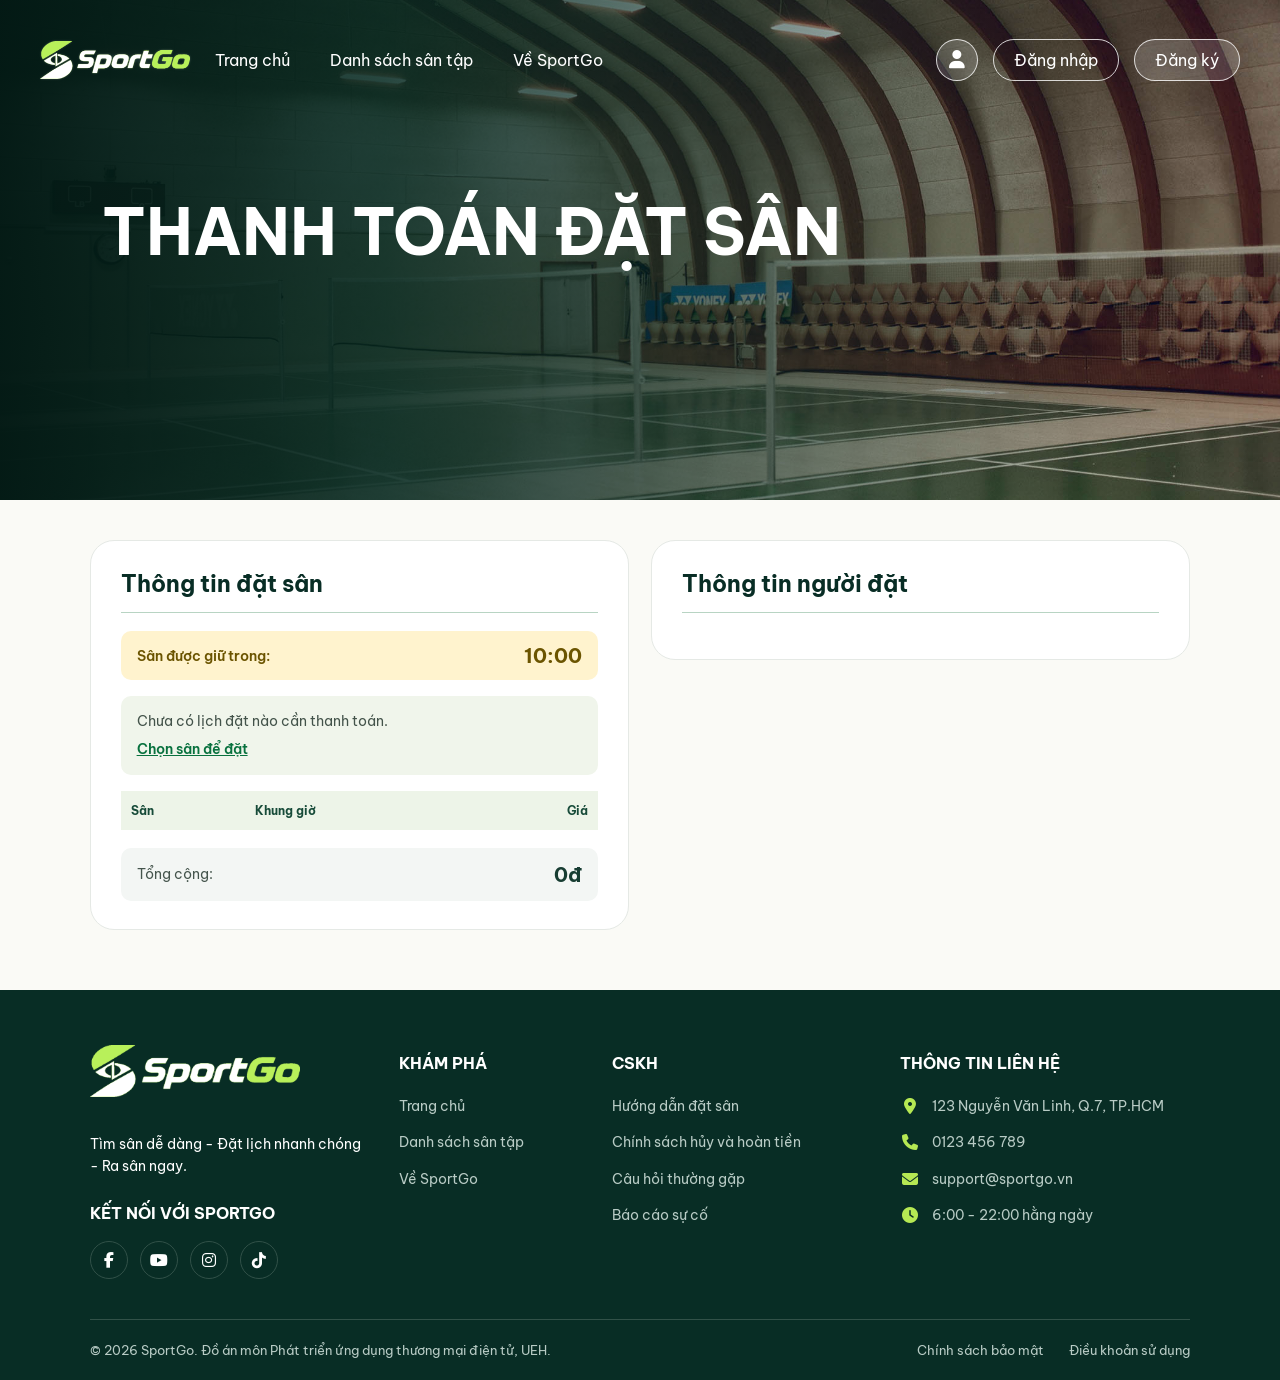
<file: SportGo_project/Front-end/checkout.html>
<!DOCTYPE html>
<html lang="vi">
<head>
    <meta charset="UTF-8">
    <meta name="viewport" content="width=device-width, initial-scale=1.0">
    <meta name="description" content="SportGo - Hóa đơn và thanh toán đặt sân">
    <title>SportGo | Thanh toán đặt sân</title>

    <link rel="icon" type="image/png" href="images/logo-light.png">
    <link rel="preconnect" href="https://fonts.googleapis.com">
    <link rel="preconnect" href="https://fonts.gstatic.com" crossorigin>
    <link href="https://fonts.googleapis.com/css2?family=Be+Vietnam+Pro:wght@400;500;600;700&display=swap" rel="stylesheet">
    <link rel="stylesheet" href="https://cdnjs.cloudflare.com/ajax/libs/font-awesome/6.5.2/css/all.min.css">
    <link rel="stylesheet" href="CSS/style.css">
</head>

<body>

    <!-- HEADER -->
    <header class="site-header">
        <div class="header-container">

            <a href="index.html" class="header-logo">
                <img src="images/logo-light.png" alt="SportGo">
            </a>

            <nav class="main-nav" aria-label="Menu chính">
                <ul>
                    <li><a href="index.html">Trang chủ</a></li>
                    <li><a href="courts.html">Danh sách sân tập</a></li>
                    <li><a href="about.html">Về SportGo</a></li>
                </ul>
            </nav>

            <div class="header-actions header-actions--guest">
                <a href="profile.html" class="account-icon"
                   aria-label="Tài khoản của tôi"
                   title="Tài khoản của tôi">
                    <i class="fa-solid fa-user"></i>
                </a>
                <a href="login.html" class="auth-link">Đăng nhập</a>
                <a href="signup.html" class="auth-link auth-link--primary">Đăng ký</a>
            </div>

        </div>

        <div class="hero-content">
            <h1>THANH TOÁN ĐẶT SÂN</h1>
        </div>
    </header>

    <!-- MAIN -->
    <main id="main-content" class="checkout-page">
        <div class="checkout-container">

            <!-- THÔNG TIN ĐẶT SÂN -->
            <section class="checkout-card" aria-labelledby="invoice-title">

                <h2 id="invoice-title">Thông tin đặt sân</h2>

                <p class="checkout-timer" role="timer" aria-live="off">
                    Sân được giữ trong:
                    <strong id="hold-countdown">10:00</strong>
                </p>

                <div id="invoice-info"></div>

                <table class="checkout-table">
                    <thead>
                        <tr>
                            <th>Sân</th>
                            <th>Khung giờ</th>
                            <th>Giá</th>
                        </tr>
                    </thead>

                    <tbody id="invoice-body"></tbody>
                </table>

                <p class="checkout-total">
                    Tổng cộng:
                    <strong id="invoice-total">0đ</strong>
                </p>

            </section>

            <!-- THÔNG TIN NGƯỜI ĐẶT VÀ THANH TOÁN -->
            <section class="checkout-card" aria-labelledby="customer-title">

                <h2 id="customer-title">Thông tin người đặt</h2>

                <form id="checkout-form" novalidate>

                    <div class="checkout-field">
                        <label for="customer-name">Họ và tên</label>
                        <input type="text" id="customer-name"
                               name="customerName" required>
                    </div>

                    <div class="checkout-field">
                        <label for="customer-phone">Số điện thoại</label>
                        <input type="tel" id="customer-phone"
                               name="customerPhone"
                               placeholder="0901234567" required>
                    </div>

                    <div class="checkout-field">
                        <label for="customer-email">Email</label>
                        <input type="email" id="customer-email"
                               name="customerEmail" required>
                    </div>

                    <div class="checkout-field">
                        <label for="customer-note">Ghi chú (không bắt buộc)</label>
                        <textarea id="customer-note"
                                  name="note" rows="2"></textarea>
                    </div>

                    <!-- PHƯƠNG THỨC THANH TOÁN -->
                    <fieldset class="checkout-payment">

                        <legend>Phương thức thanh toán online</legend>

                        <label>
                            <input type="radio"
                                   name="payment"
                                   value="Chuyển khoản ngân hàng"
                                   checked>
                            <i class="fa-solid fa-building-columns"></i>
                            Chuyển khoản ngân hàng
                        </label>

                        <label>
                            <input type="radio"
                                   name="payment"
                                   value="Ví điện tử">
                            <i class="fa-solid fa-wallet"></i>
                            Ví điện tử
                        </label>

                        <label>
                            <input type="radio"
                                   name="payment"
                                   value="Cổng thanh toán">
                            <i class="fa-solid fa-credit-card"></i>
                            Cổng thanh toán trực tuyến
                        </label>

                    </fieldset>

                    <!-- KHU VỰC HIỂN THỊ HƯỚNG DẪN THANH TOÁN -->
                    <section class="checkout-payment-info"
                             id="payment-info"
                             aria-live="polite"
                             hidden>

                        <h3>Thông tin thanh toán</h3>

                        <div id="payment-details">
                            Vui lòng chọn phương thức thanh toán.
                        </div>

                    </section>

                    <!-- THÔNG BÁO -->
                    <p id="checkout-message"
                       class="checkout-message"
                       role="status"
                       aria-live="polite"></p>

                    <!-- NÚT THAO TÁC -->
                    <div class="checkout-actions">

                        <a href="courts.html" class="checkout-back">
                            Quay lại
                        </a>

                        <button type="submit" class="checkout-submit">
                            <i class="fa-solid fa-lock"></i>
                            Thanh toán ngay
                        </button>

                    </div>

                </form>

            </section>

        </div>
    </main>


    <!-- FOOTER -->
    <footer class="site-footer">

        <div class="footer-container">

            <div class="footer-brand">

                <a href="index.html" class="footer-logo">
                    <img src="images/logo-light.png" alt="SportGo">
                </a>

                <p class="footer-slogan">
                    Tìm sân dễ dàng - Đặt lịch nhanh chóng - Ra sân ngay.
                </p>

                <h3>Kết nối với SportGo</h3>

                <div class="footer-socials">
                    <a href="#" aria-label="Facebook">
                        <i class="fa-brands fa-facebook-f"></i>
                    </a>
                    <a href="#" aria-label="YouTube">
                        <i class="fa-brands fa-youtube"></i>
                    </a>
                    <a href="#" aria-label="Instagram">
                        <i class="fa-brands fa-instagram"></i>
                    </a>
                    <a href="#" aria-label="TikTok">
                        <i class="fa-brands fa-tiktok"></i>
                    </a>
                </div>

            </div>

            <div class="footer-column">
                <h3>Khám phá</h3>
                <ul>
                    <li><a href="index.html">Trang chủ</a></li>
                    <li><a href="courts.html">Danh sách sân tập</a></li>
                    <li><a href="about.html">Về SportGo</a></li>
                </ul>
            </div>

            <div class="footer-column">
                <h3>CSKH</h3>
                <ul>
                    <li><a href="#">Hướng dẫn đặt sân</a></li>
                    <li><a href="#">Chính sách hủy và hoàn tiền</a></li>
                    <li><a href="#">Câu hỏi thường gặp</a></li>
                    <li><a href="#">Báo cáo sự cố</a></li>
                </ul>
            </div>

            <div class="footer-column footer-contact">
                <h3>Thông tin liên hệ</h3>

                <ul>
                    <li>
                        <i class="fa-solid fa-location-dot"></i>
                        <span>123 Nguyễn Văn Linh, Q.7, TP.HCM</span>
                    </li>

                    <li>
                        <i class="fa-solid fa-phone"></i>
                        <span>0123 456 789</span>
                    </li>

                    <li>
                        <i class="fa-solid fa-envelope"></i>
                        <span>support@sportgo.vn</span>
                    </li>

                    <li>
                        <i class="fa-solid fa-clock"></i>
                        <span>6:00 - 22:00 hằng ngày</span>
                    </li>
                </ul>
            </div>

        </div>

        <div class="footer-bottom">

            <p>
                © 2026 SportGo. Đồ án môn Phát triển ứng dụng
                thương mại điện tử, UEH.
            </p>

            <div class="footer-bottom-links">
                <a href="#">Chính sách bảo mật</a>
                <a href="#">Điều khoản sử dụng</a>
            </div>

        </div>

    </footer>
    

    <script src="JS/checkout.js"></script>

</body>
</html>
</file>
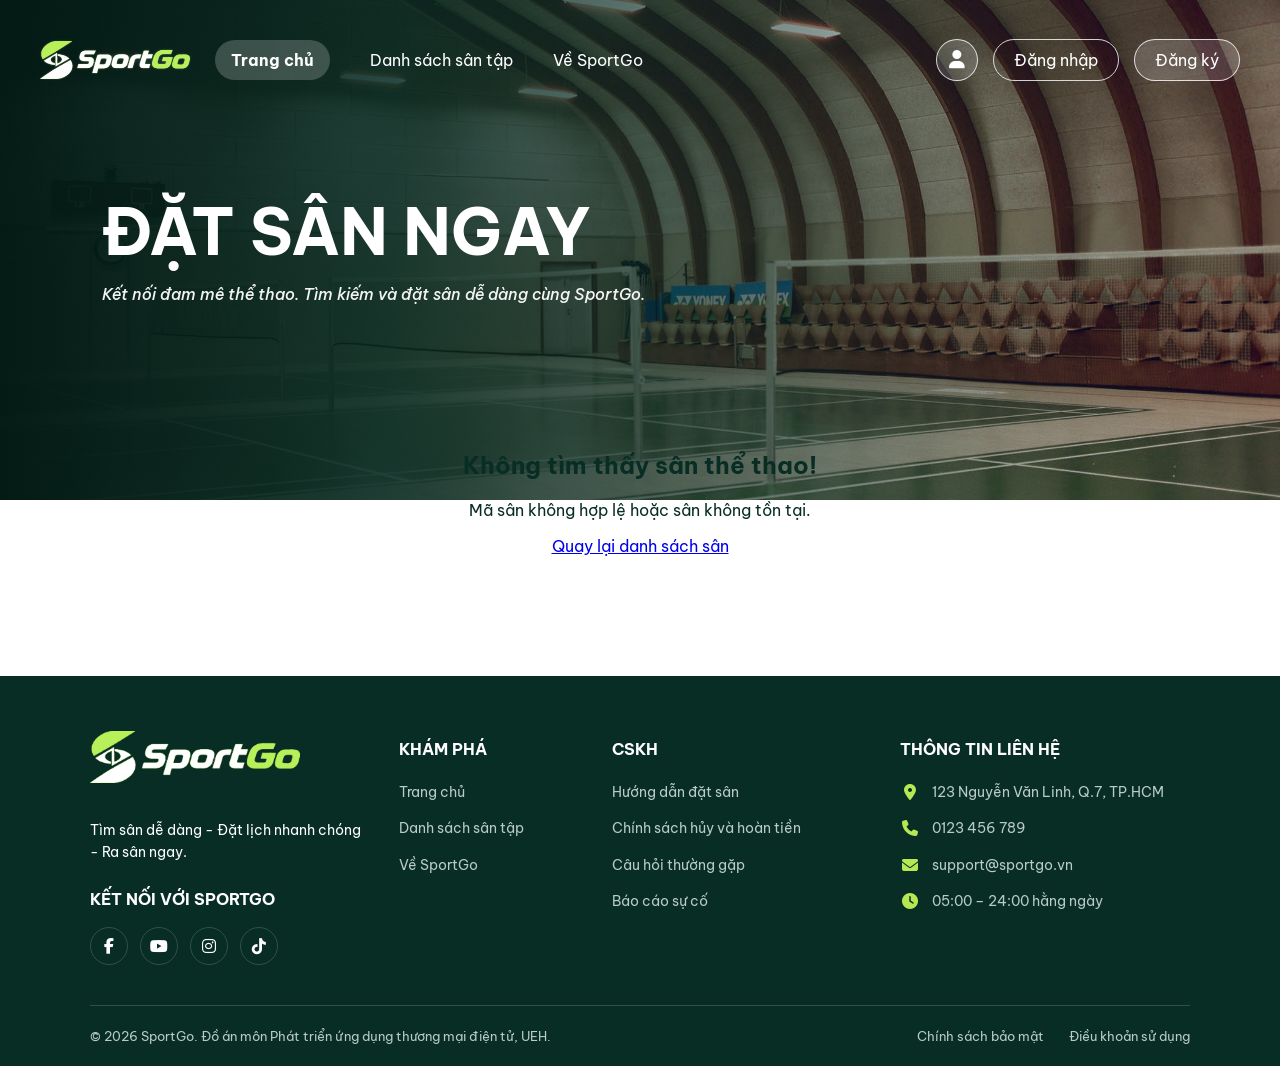
<file: SportGo_project/Front-end/courts-details.html>
<!DOCTYPE html>
<html lang="vi">

<head>
    <meta charset="UTF-8">
    <meta name="viewport" content="width=device-width, initial-scale=1.0">

    <meta name="description"
          content="Thông tin chi tiết, bảng giá, hình ảnh và nhận xét về sân thể thao SportGo.">

    <title>SportGo | Chi tiết sân</title>

    <link rel="icon" type="image/png" href="images/logo-light.png">

    <link rel="preconnect" href="https://fonts.googleapis.com">
    <link rel="preconnect" href="https://fonts.gstatic.com" crossorigin>

    <link href="https://fonts.googleapis.com/css2?family=Be+Vietnam+Pro:wght@400;500;600;700&display=swap"
          rel="stylesheet">

    <link rel="stylesheet"
          href="https://cdnjs.cloudflare.com/ajax/libs/font-awesome/6.5.2/css/all.min.css">

    <link rel="stylesheet" href="CSS/style.css">
</head>

<body>

    <!-- 1. HEADER -->
      <header class="site-header">
    <div class="header-container">

        <a href="index.html" class="header-logo">
            <img src="images/logo-light.png" alt="SportGo">
        </a>

        <nav class="main-nav" aria-label="Menu chính">
            <ul>
                <li><a href="index.html" aria-current="page">Trang chủ</a></li>
                <li><a href="courts.html">Danh sách sân tập</a></li>
                <li><a href="about.html">Về SportGo</a></li>
            </ul>
        </nav>
        <div class="header-actions header-actions--guest">
    <a href="profile.html" class="account-icon" aria-label="Tài khoản của tôi" title="Tài khoản của tôi"><i class="fa-solid fa-user"></i></a>
            <a href="login.html" class="auth-link">Đăng nhập</a>
            <a href="signup.html" class="auth-link auth-link--primary">Đăng ký</a>
        </div>

    </div>

    <div class="hero-content">
        <h1>ĐẶT SÂN NGAY</h1>
        <p>Kết nối đam mê thể thao. Tìm kiếm và đặt sân dễ dàng cùng SportGo.</p>
    </div>
</header>

<main class="court-detail-page">

    <!-- THẺ THÔNG TIN SÂN NẰM ĐÈ LÊN HERO BANNER -->
    <section class="court-profile">
        <div class="court-profile-card">
            <!-- Ảnh sân bên trái -->
            <div class="court-feature-image">
                <img src="images/phong vũ.jpg"
                     alt="Hình ảnh sân thể thao">

                <span class="court-image-badge">
                    <i class="fa-solid fa-location-dot"></i>
                    Đang cập nhật khoảng cách
                </span>
            </div>
            <!-- Thông tin bên phải -->
            <div class="court-profile-info">
                <div class="court-profile-top">
                    <div>
                        <span class="court-sport-tag">Cầu lông</span>

                        <h1>Sân cầu lông Phong Vũ</h1>
                    </div>
                    <div class="court-profile-actions">
                        <button type="button" aria-label="Chia sẻ sân">
                            <i class="fa-solid fa-share-nodes"></i>
                        </button>

                        <button type="button" aria-label="Yêu thích sân">
                            <i class="fa-regular fa-heart"></i>
                        </button>
                    </div>
                </div>
                <p class="court-profile-address">
                    <i class="fa-solid fa-location-dot"></i>
                    <span>2 Lê Quát, Quận Tân Phú, TP. Hồ Chí Minh</span>
                    <a href="https://maps.app.goo.gl/VsZQ3nzMoTdpkNuu5" class="court-map-link">
                        <br>
                        <i class="fa-solid fa-map"></i> 
                        Xem bản đồ
                    </a>
                </p>
                <p class="court-profile-description">
                    Sân thể thao SportGo với không gian tập luyện rộng rãi,
                    phù hợp cho nhu cầu luyện tập và giao lưu thể thao.
                </p>
                <a href="#court-information" class="court-more-link">
                    Xem thêm ↓
                </a>
                <div class="court-profile-divider"></div>
                <div class="court-quick-info">
                    <div>
                        <span class="quick-info-label">GIỜ MỞ CỬA</span>
                        <strong>05:00–24:00 | Hằng ngày</strong>
                    </div>
                    <div>
                        <span class="quick-info-label">ĐÁNH GIÁ</span>
                        <strong class="quick-rating">
                            <i class="fa-solid fa-star"></i> 4.8
                            <small>(120)</small>
                        </strong>
                    </div>
                    <div>
                        <span class="quick-info-label">TRẠNG THÁI</span>
                        <strong class="quick-status">
                            <i class="fa-solid fa-circle"></i> Đang mở
                        </strong>
                    </div>
                    <div>
                        <!-- Nút CTA đặt sân -->
            <a href="#court-booking" class="court-booking-cta">
                 <span>Đặt sân ngay</span>
             </a>
                    </div>
                </div>
            </div>
        </div>
    </section>

    <!-- THANH ĐIỀU HƯỚNG -->
    <nav class="detail-breadcrumb" aria-label="Điều hướng">
        <div class="breadcrumb-path">
            <a href="index.html">Trang chủ</a>
            <span>/</span>
            <a href="profile.html">Chi tiết sân</a>
        </div>

        <a href="courts.html" class="back-link">Quay về</a>
    </nav>

    <!-- TAB -->
    <nav class="detail-tabs" aria-label="Thông tin sân">
        <a href="#court-information"
           class="detail-tab detail-tab--active">Thông tin sân</a>
    </nav>

    <!-- THÔNG TIN CHI TIẾT -->
    <section class="detail-section" id="court-information">
        <h2 class="section-title">Thông tin chi tiết</h2>
        <div class="information-list">
            <div class="information-item">
                <span class="information-label">Địa chỉ</span>
                <span class="information-value">
                    2 Lê Quát, Quận Tân Phú, TP. Hồ Chí Minh
                </span>
            </div>
            <div class="information-item">
                <span class="information-label">Số điện thoại</span>
                <a href="tel:0123456789" class="information-value">
                    0775 267 069
                </a>
            </div>
            <div class="information-item">
                <span class="information-label">Giờ hoạt động</span>
                <span class="information-value">05:00–24:00 hằng ngày</span>
            </div>
            <div class="information-item">
                <span class="information-label">Số sân</span>
                <span class="information-value">4 sân thể thao</span>
            </div>
            <div class="information-item">
                <span class="information-label">Tiện ích</span>
                <div class="amenities-list">
                    <span>Wifi</span>
                    <span>Bãi giữ xe</span>
                    <span>Phòng thay đồ</span>
                    <span>Nhà vệ sinh</span>
                </div>
            </div>
        </div>
        <div class="court-description">
            <h3>Giới thiệu sân</h3>
            <p>
                Bổ sung nội dung giới thiệu dựa trên thông tin thực tế
                của sân thể thao.
            </p>
        </div>
    </section>

    
<!-- KHU VỰC ĐẶT SÂN -->

<!-- KHU VỰC ĐẶT SÂN -->
<section class="detail-section" id="court-booking">
    <h2 class="section-title">Đặt sân</h2>

    <form id="booking-form" class="booking-form">

        <div class="booking-form-grid">

            <!-- Ngày đặt sân -->
            <div class="booking-field">
                <label for="booking-date">Ngày đặt sân</label>
                <input
                    type="date"
                    id="booking-date"
                    name="booking-date"
                    required
                >
            </div>

        </div>

        <section class="booking-schedule" aria-labelledby="booking-schedule-title">
            <h3 id="booking-schedule-title">Lịch sân trong ngày</h3>
            <p class="booking-schedule-hint">Chọn ngày để xem lịch theo từng sân và khung giờ. Mỗi khung là 1 giờ.</p>
            <div class="booking-schedule-legend" aria-label="Chú thích trạng thái">
                <span><i class="booking-legend-dot booking-legend-dot--available"></i>Còn trống</span>
                <span><i class="booking-legend-dot booking-legend-dot--booked"></i>Đã đặt</span>
                <span><i class="booking-legend-dot booking-legend-dot--selected"></i>Đang chọn</span>
            </div>
            <div id="booking-schedule-grid" class="booking-schedule-grid" aria-live="polite">
                <p class="booking-schedule-empty">Vui lòng chọn ngày để xem lịch sân.</p>
            </div>
            <div id="booking-selection-summary" class="booking-selection-summary" aria-live="polite">
                <h4>Chi phí dự kiến</h4>
                <p>Chưa chọn khung giờ.</p>
            </div>
            <p id="booking-schedule-message" class="booking-schedule-message" aria-live="polite"></p>
        </section>

        <button type="submit" class="booking-submit">
            Xác nhận đặt sân
        </button>

    </form>

    <p id="booking-message" aria-live="polite"></p>

</section>





    <!-- BẢNG GIÁ -->
    <section class="detail-section" id="court-pricing">
        <h2 class="section-title">Bảng giá sân</h2>

        <div class="price-table-wrapper">
            <table class="price-table">
                <thead>
                    <tr>
                        <th>Khung giờ</th>
                        <th>Thời gian</th>
                        <th>Giá thuê</th>
                    </tr>
                </thead>
                <tbody>
                    <tr>
                        <td>Sáng</td>
                        <td>05:00–12:00</td>
                        <td>34.000đ</td>
                    </tr>
                    <tr>
                        <td>Chiều</td>
                        <td>12:00–17:00</td>
                        <td>60.000đ</td>
                    </tr>
                    <tr>
                        <td>Tối</td>
                        <td>17:00–24:00</td>
                        <td>89.000đ</td>
                    </tr>
                </tbody>
            </table>
        </div>
    </section>

    <!-- ALBUM ẢNH -->
    <section class="detail-section">
        <h2 class="section-title">Album ảnh</h2>
        <div class="court-gallery">
            <figure class="gallery-item">
                <img src="images/phong vũ 1.jpg"
                     alt="Phong vũ 1">
            </figure>
            <figure class="gallery-item">
                <img src="images/phong vũ 2.jpg"
                     alt="Phong vũ 2">
            </figure>
            <figure class="gallery-item">
                <img src="images/phong vũ 3.jpg"
                     alt="Phong vũ 3">
            </figure>
        </div>
    </section>

    <!-- NHẬN XÉT -->
    <section class="detail-section review-section">
        <div class="section-heading-row">
            <div>
                <h2 class="section-title">Nhận xét</h2>
                <p class="section-description">
                    Đánh giá từ khách hàng đã trải nghiệm sân.
                </p>
            </div>
            <div class="review-summary">
                <i class="fa-solid fa-star"></i>
                <strong>4.8/5</strong>
                <span>(120 đánh giá)</span>
            </div>
        </div>
        <div class="review-grid">
            <article class="review-card">
                <div class="review-card-header">
                    <div class="review-avatar">M</div>
                    <div class="review-user">
                        <h3>Minh Nguyễn</h3>
                        <span>Khách hàng</span>
                    </div>
                </div>
                <div class="review-stars">★★★★★</div>
                <p class="review-comment">
                    Sân sạch sẽ, nhân viên hỗ trợ nhiệt tình.
                </p>
            </article>

            <article class="review-card">
                <div class="review-card-header">
                    <div class="review-avatar">A</div>
                    <div class="review-user">
                        <h3>Anh Trần</h3>
                        <span>Khách hàng</span>
                    </div>
                </div>
                <div class="review-stars">★★★★☆</div>
                <p class="review-comment">
                    Vị trí dễ tìm và có chỗ gửi xe.
                </p>
            </article>
            <article class="review-card">
                <div class="review-card-header">
                    <div class="review-avatar">L</div>
                    <div class="review-user">
                        <h3>Lan Phạm</h3>
                        <span>Khách hàng</span>
                    </div>
                </div>
                <div class="review-stars">★★★★★</div>
                <p class="review-comment">
                    Không gian phù hợp để tập luyện thể thao.
                </p>
            </article>
        </div>
    </section>

</main>

    <!-- 3. FOOTER SPORTGO -->
    <footer class="site-footer">

        <div class="footer-container">

            <!-- Thương hiệu -->
            <div class="footer-brand">

                <a href="index.html" class="footer-logo">
                    <img src="images/logo-light.png" alt="SportGo">
                </a>

                <p class="footer-slogan">
                    Tìm sân dễ dàng - Đặt lịch nhanh chóng - Ra sân ngay.
                </p>

                <h3>Kết nối với SportGo</h3>

                <div class="footer-socials">
                    <a href="#" aria-label="Facebook">
                        <i class="fa-brands fa-facebook-f"></i>
                    </a>

                    <a href="#" aria-label="YouTube">
                        <i class="fa-brands fa-youtube"></i>
                    </a>

                    <a href="#" aria-label="Instagram">
                        <i class="fa-brands fa-instagram"></i>
                    </a>

                    <a href="#" aria-label="TikTok">
                        <i class="fa-brands fa-tiktok"></i>
                    </a>
                </div>

            </div>

            <!-- Khám phá -->
            <div class="footer-column">

                <h3>Khám phá</h3>

                <ul>
                    <li><a href="index.html">Trang chủ</a></li>
                    <li><a href="courts.html">Danh sách sân tập</a></li>
                    <li><a href="about.html">Về SportGo</a></li>
                </ul>

            </div>


            <!-- CSKH -->
            <div class="footer-column">

                <h3>CSKH</h3>

                <ul>
                    <li><a href="#">Hướng dẫn đặt sân</a></li>
                    <li><a href="#">Chính sách hủy và hoàn tiền</a></li>
                    <li><a href="#">Câu hỏi thường gặp</a></li>
                    <li><a href="#">Báo cáo sự cố</a></li>
                </ul>

            </div>


            <!-- Thông tin liên hệ -->
            <div class="footer-column footer-contact">

                <h3>Thông tin liên hệ</h3>

                <ul>
                    <li>
                        <i class="fa-solid fa-location-dot"></i>
                        <span>123 Nguyễn Văn Linh, Q.7, TP.HCM</span>
                    </li>

                    <li>
                        <i class="fa-solid fa-phone"></i>
                        <span>0123 456 789</span>
                    </li>

                    <li>
                        <i class="fa-solid fa-envelope"></i>
                        <span>support@sportgo.vn</span>
                    </li>

                    <li>
                        <i class="fa-solid fa-clock"></i>
                        <span>05:00 – 24:00 hằng ngày</span>
                    </li>
                </ul>

            </div>

        </div>


        <!-- Footer bottom -->
        <div class="footer-bottom">

            <p>
                © 2026 SportGo. Đồ án môn Phát triển ứng dụng
                thương mại điện tử, UEH.
            </p>

            <div class="footer-bottom-links">
                <a href="#">Chính sách bảo mật</a>
                <a href="#">Điều khoản sử dụng</a>
            </div>

        </div>

    </footer>
<script src="JS/courts-data.js"></script>
<script src="JS/court-detail.js"></script>
</body>
</html>
</file>
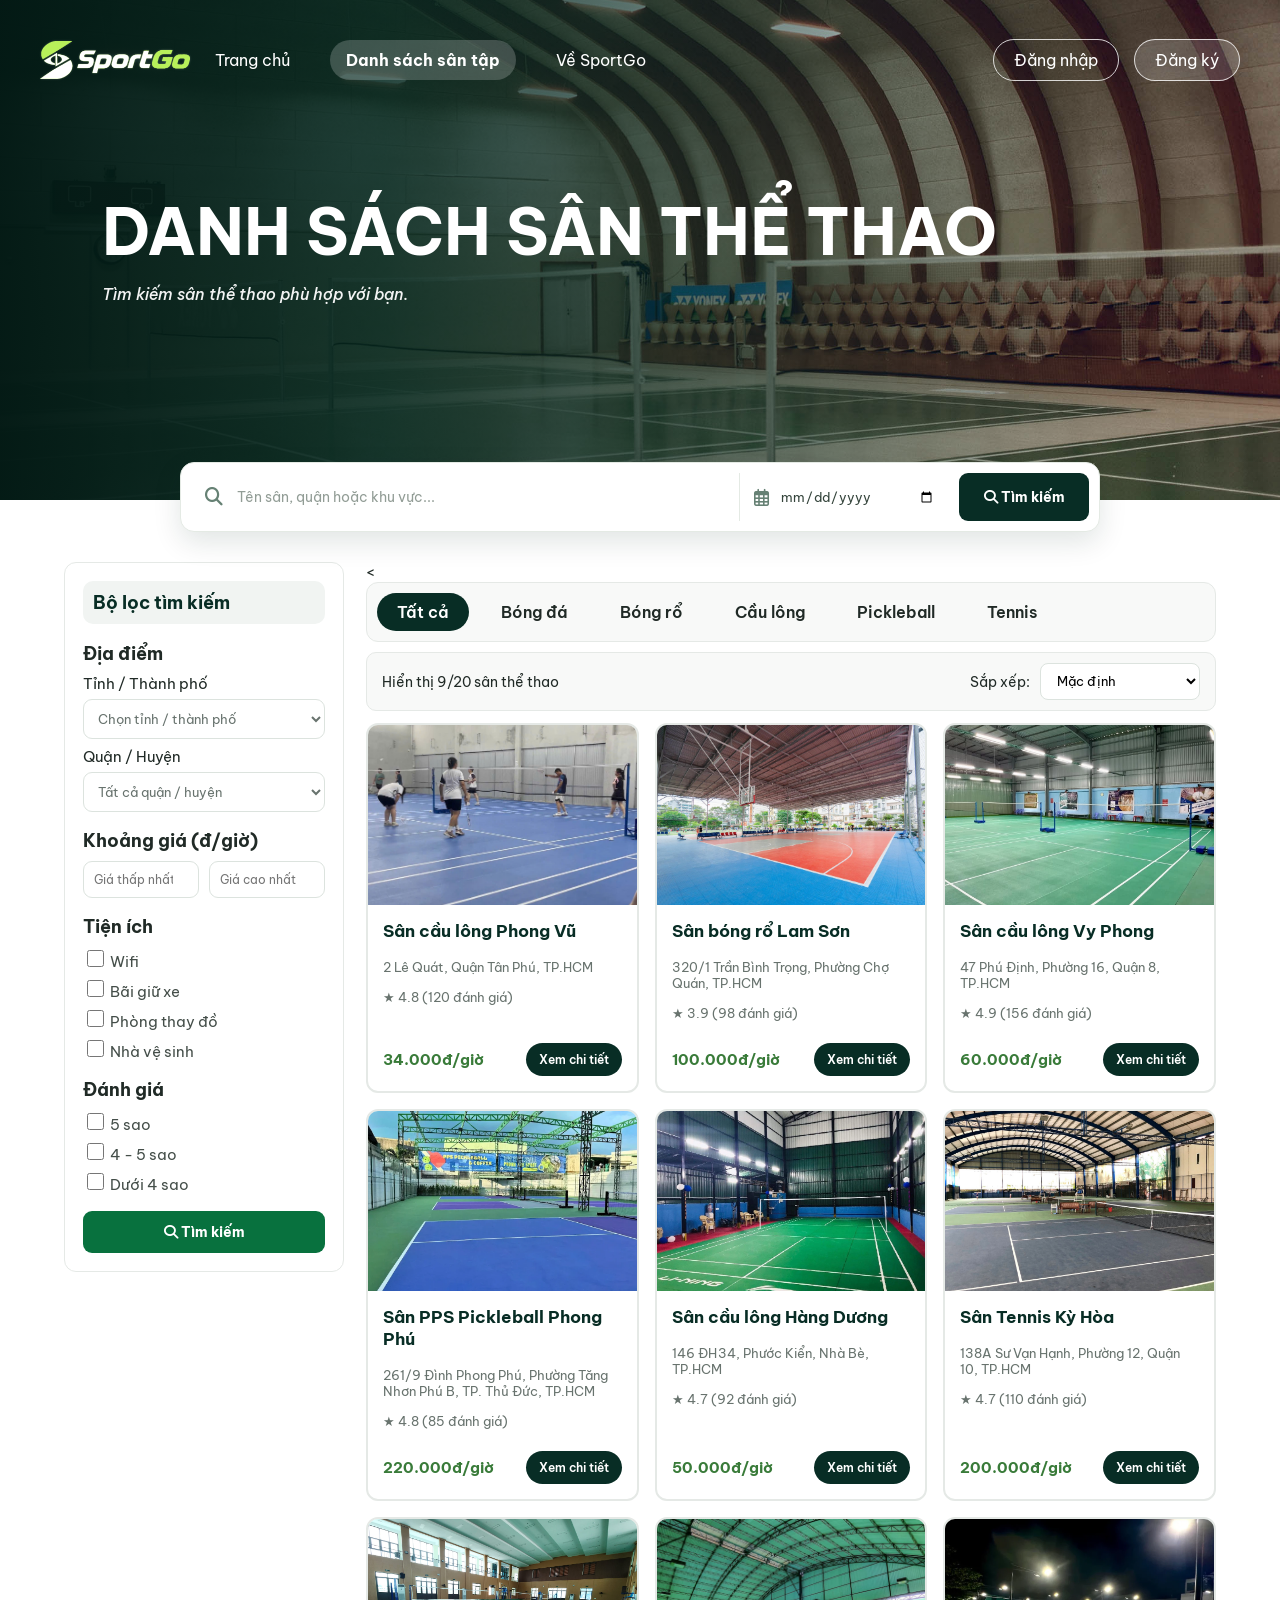
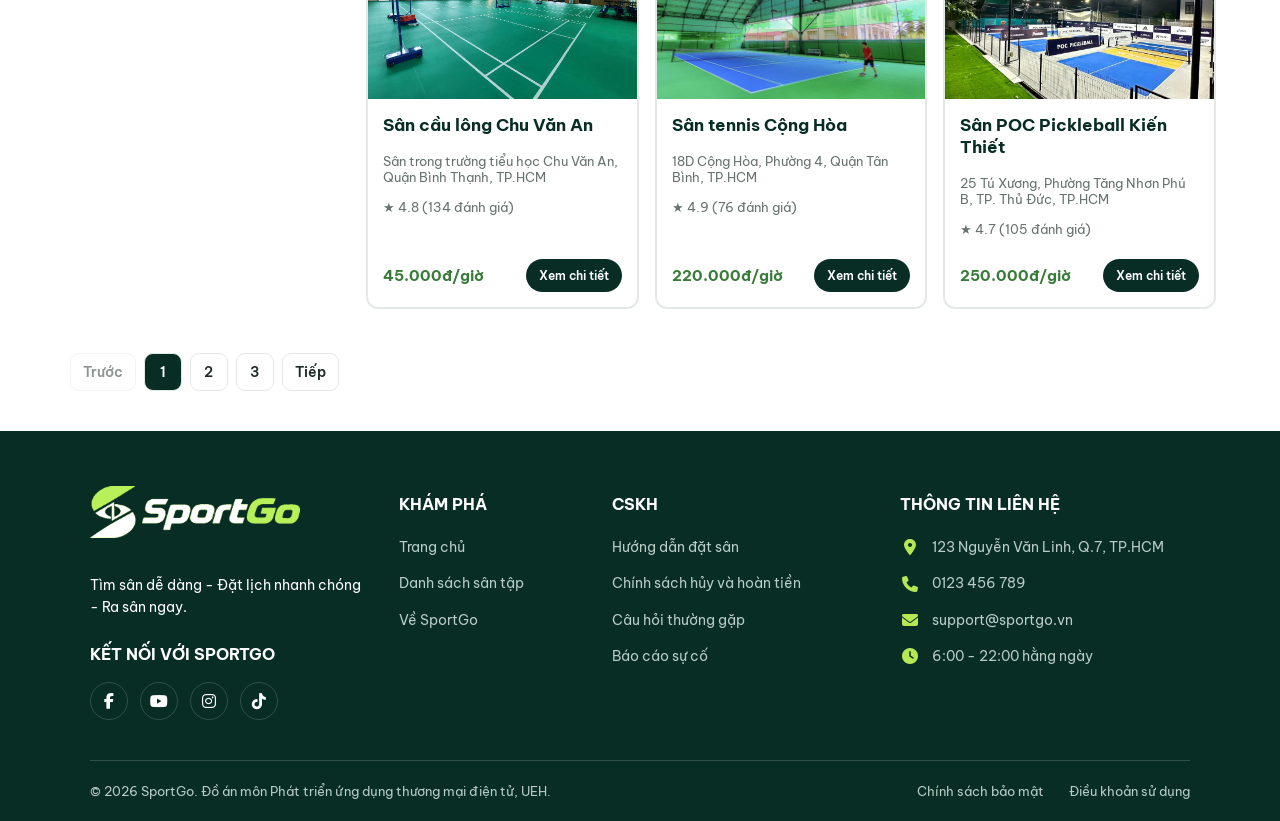
<file: SportGo_project/Front-end/courts.html>
<!DOCTYPE html>
<html lang="vi">
<head>
    <meta charset="UTF-8">
    <meta name="viewport" content="width=device-width, initial-scale=1.0">
    <meta name="description" content="SportGo giúp bạn tìm kiếm và đặt sân thể thao tại TP.HCM.">
    <title>SportGo | Danh sách sân
    </title>

    <link rel="icon" type="image/png" href="images/logo-light.png">
    <link rel="preconnect" href="https://fonts.googleapis.com">
    <link rel="preconnect" href="https://fonts.gstatic.com" crossorigin>
    <link href="https://fonts.googleapis.com/css2?family=Be+Vietnam+Pro:wght@400;500;600;700&display=swap" rel="stylesheet">
    <link rel="stylesheet" href="https://cdnjs.cloudflare.com/ajax/libs/font-awesome/6.5.2/css/all.min.css">
    <link rel="stylesheet" href="CSS/style.css">
</head>
<body>
    <!-- ================================
         1. HEADER
    ================================= -->
      <header class="site-header">
    <div class="header-container">

        <a href="index.html" class="header-logo">
            <img src="images/logo-light.png" alt="SportGo">
        </a>

        <nav class="main-nav" aria-label="Menu chính">
            <ul>
                <li><a href="index.html">Trang chủ</a></li>
                <li><a href="courts.html" aria-current="page">Danh sách sân tập</a></li>
                <li><a href="about.html">Về SportGo</a></li>
            </ul>
        </nav>
        </a>

        <div class="header-actions header-actions--guest">
            <a href="login.html" class="auth-link">Đăng nhập</a>
            <a href="signup.html" class="auth-link auth-link--primary">Đăng ký</a>
        </div>

    </div>

    <div class="hero-content">
        <h1>DANH SÁCH SÂN THỂ THAO</h1>
        <p>Tìm kiếm sân thể thao phù hợp với bạn.</p>
    </div>
</header>


    <!-- ================================
         2. NỘI DUNG CHÍNH
    ================================= -->

    
<main id="main-content">
     <!-- 1. TÌM KIẾM SÂN -->
        <section class="home-search-section" aria-label="Tìm kiếm sân thể thao">
            <form class="home-search-form" action="courts.html" method="get">
                <div class="home-search-input">
                    <i class="fa-solid fa-magnifying-glass" aria-hidden="true"></i>
                    <label class="visually-hidden" for="home-search">Tên sân hoặc khu vực</label>
                    <input type="search" id="home-search" name="keyword" placeholder="Tên sân, quận hoặc khu vực...">
                </div>

                <div class="home-search-date">
                    <i class="fa-regular fa-calendar-days" aria-hidden="true"></i>
                    <label class="visually-hidden" for="booking-date">Ngày muốn đặt sân</label>
                    <input type="date" id="booking-date" name="date" aria-label="Chọn ngày muốn đặt sân">
                </div>

                <button type="submit" class="home-search-button">
                    <i class="fa-solid fa-magnifying-glass"></i>
                    Tìm kiếm
                </button>
            </form>
        </section>


    <section class="courts-section">

    
        <!-- Bố cục bộ lọc và danh sách sân -->
        <div class="courts-layout">

            <!-- CỘT TRÁI: BỘ LỌC -->
       <aside class="court-filters">

    <h2 class="court-filters-title">Bộ lọc tìm kiếm</h2>

    <!-- Lọc theo địa điểm -->
    <div class="filter-group">
        <h3 class="filter-group-title">Địa điểm</h3>

        <label for="filter-city">Tỉnh / Thành phố</label>
        <select id="filter-city" name="city">
            <option value="">Chọn tỉnh / thành phố</option>
            <option value="hcm">TP. Hồ Chí Minh</option>
        </select>

        <label for="filter-district">Quận / Huyện</label>
        <select id="filter-district" name="district">
         <option value="">Tất cả quận / huyện</option>
    <option value="tan-phu">Tân Phú</option>
    <option value="quan-5">Quận 5</option>
    <option value="quan-8">Quận 8</option>
    <option value="thu-duc">TP. Thủ Đức</option>
    <option value="nha-be">Nhà Bè</option>
    <option value="quan-10">Quận 10</option>
    <option value="binh-thanh">Bình Thạnh</option>
    <option value="tan-binh">Tân Bình</option>
        </select>
    </div>

    <!-- Lọc theo giá -->
    <div class="filter-group">
        <h3 class="filter-group-title">Khoảng giá (đ/giờ)</h3>

        <div class="filter-price">
            <input type="number" name="min-price"
                   placeholder="Giá thấp nhất">

            <input type="number" name="max-price"
                   placeholder="Giá cao nhất">
        </div>
    </div>

    <!-- Lọc theo tiện ích -->
    <div class="filter-group">
        <h3 class="filter-group-title">Tiện ích</h3>

        <label class="filter-option">
            <input type="checkbox" name="amenities" value="wifi">
            Wifi
        </label>

        <label class="filter-option">
            <input type="checkbox" name="amenities" value="parking">
            Bãi giữ xe
        </label>

        <label class="filter-option">
            <input type="checkbox" name="amenities" value="changing-room">
            Phòng thay đồ
        </label>

        <label class="filter-option">
            <input type="checkbox" name="amenities" value="toilet">
            Nhà vệ sinh
        </label>
    </div>

    <!-- Lọc theo đánh giá -->
    <div class="filter-group">
        <h3 class="filter-group-title">Đánh giá</h3>

        <label class="filter-option">
            <input type="checkbox" name="rating" value="5">
            5 sao
        </label>

        <label class="filter-option">
            <input type="checkbox" name="rating" value="4">
            4 - 5 sao
        </label>

        <label class="filter-option">
            <input type="checkbox" name="rating" value="3">
            Dưới 4 sao
        </label>
    </div>

    <button type="button" class="filter-submit">
        <i class="fa-solid fa-magnifying-glass"></i>
        Tìm kiếm
    </button>

</aside>
            <!-- CỘT PHẢI: DANH SÁCH SÂN -->
            <div class="courts-content">

                <!-- Danh mục môn thể thao -->
                <<nav class="sport-categories" aria-label="Danh mục môn thể thao">
    <a href="#" class="sport-category sport-category--active"
       data-category="all">Tất cả</a>

    <a href="#" class="sport-category"
       data-category="Bóng đá">Bóng đá</a>

    <a href="#" class="sport-category"
       data-category="Bóng rổ">Bóng rổ</a>

    <a href="#" class="sport-category"
       data-category="Cầu lông">Cầu lông</a>

    <a href="#" class="sport-category"
       data-category="Pickleball">Pickleball</a>

    <a href="#" class="sport-category"
       data-category="Tennis">Tennis</a>
</nav>
                <!-- Thanh số lượng và sắp xếp -->
                <div class="courts-toolbar">

                  <p id="court-count">Hiển thị 9 sân thể thao</p>

                    <div class="courts-sort">
                        <label for="sort-courts">Sắp xếp:</label>
                        <select id="sort-courts" name="sort">
                            <option value="default">Mặc định</option>
                            <option value="price-low">Giá thấp đến cao</option>
                            <option value="price-high">Giá cao đến thấp</option>
                            <option value="rating">Đánh giá cao nhất</option>
                        </select>
                    </div>
                </div>

             <div class="court-grid" id="court-grid">
</div>

<p id="empty-message" hidden>
    Không tìm thấy sân phù hợp.
</p>
</div>
                <!-- Phân trang -->
                <nav class="courts-pagination" aria-label="Phân trang">
                    <a href="courts.html?page=1" class="pagination-link">Trước</a>
                    <a href="courts.html?page=1" class="pagination-link pagination-link--active">1</a>
                    <a href="courts.html?page=2" class="pagination-link">2</a>
                    <a href="courts.html?page=3" class="pagination-link">3</a>
                    <a href="courts.html?page=4" class="pagination-link">Tiếp</a>
                </nav>

            </div>
        </div>
    </section>

</main>
    <!-- ================================
         3. FOOTER
    ================================= -->

    <footer class="site-footer">

        <div class="footer-container">

            <!-- Cột 1: Thương hiệu -->
            <div class="footer-brand">

                <a href="index.html" class="footer-logo">
                    <img src="images/logo-light.png" alt="SportGo">
                </a>

                <p class="footer-slogan">
                    Tìm sân dễ dàng - Đặt lịch nhanh chóng - Ra sân ngay.
                </p>

                <h3>Kết nối với SportGo</h3>

                <div class="footer-socials">

                    <a href="#" aria-label="Facebook">
                        <i class="fa-brands fa-facebook-f"></i>
                    </a>

                    <a href="#" aria-label="YouTube">
                        <i class="fa-brands fa-youtube"></i>
                    </a>

                    <a href="#" aria-label="Instagram">
                        <i class="fa-brands fa-instagram"></i>
                    </a>

                    <a href="#" aria-label="TikTok">
                        <i class="fa-brands fa-tiktok"></i>
                    </a>

                </div>

            </div>


            <!-- Cột 2: Khám phá -->
            <div class="footer-column">

                <h3>Khám phá</h3>

                <ul>
                    <li><a href="index.html">Trang chủ</a></li>
                    <li><a href="courts.html">Danh sách sân tập</a></li>
                    <li><a href="about.html">Về SportGo</a></li>
                </ul>

            </div>


            <!-- Cột 3: CSKH -->
            <div class="footer-column">

                <h3>CSKH</h3>

                <ul>
                    <li><a href="#">Hướng dẫn đặt sân</a></li>
                    <li><a href="#">Chính sách hủy và hoàn tiền</a></li>
                    <li><a href="#">Câu hỏi thường gặp</a></li>
                    <li><a href="#">Báo cáo sự cố</a></li>
                </ul>

            </div>


            <!-- Cột 4: Thông tin liên hệ -->
            <div class="footer-column footer-contact">

                <h3>Thông tin liên hệ</h3>

                <ul>

                    <li>
                        <i class="fa-solid fa-location-dot"></i>
                        <span>123 Nguyễn Văn Linh, Q.7, TP.HCM</span>
                    </li>

                    <li>
                        <i class="fa-solid fa-phone"></i>
                        <span>0123 456 789</span>
                    </li>

                    <li>
                        <i class="fa-solid fa-envelope"></i>
                        <span>support@sportgo.vn</span>
                    </li>

                    <li>
                        <i class="fa-solid fa-clock"></i>
                        <span>6:00 - 22:00 hằng ngày</span>
                    </li>

                </ul>

            </div>

        </div>


        <!-- Footer bottom -->
        <div class="footer-bottom">

            <p>
                © 2026 SportGo. Đồ án môn Phát triển ứng dụng
                thương mại điện tử, UEH.
            </p>

            <div class="footer-bottom-links">

                <a href="#">Chính sách bảo mật</a>

                <a href="#">Điều khoản sử dụng</a>

            </div>

        </div>

    </footer>
<script src="JS/courts-data.js"></script>
<script src="JS/courts-page.js"></script>
<script src="JS/court-filter.js"></script>
<script src="JS/court-search.js"></script>
</body>
</html>
</file>
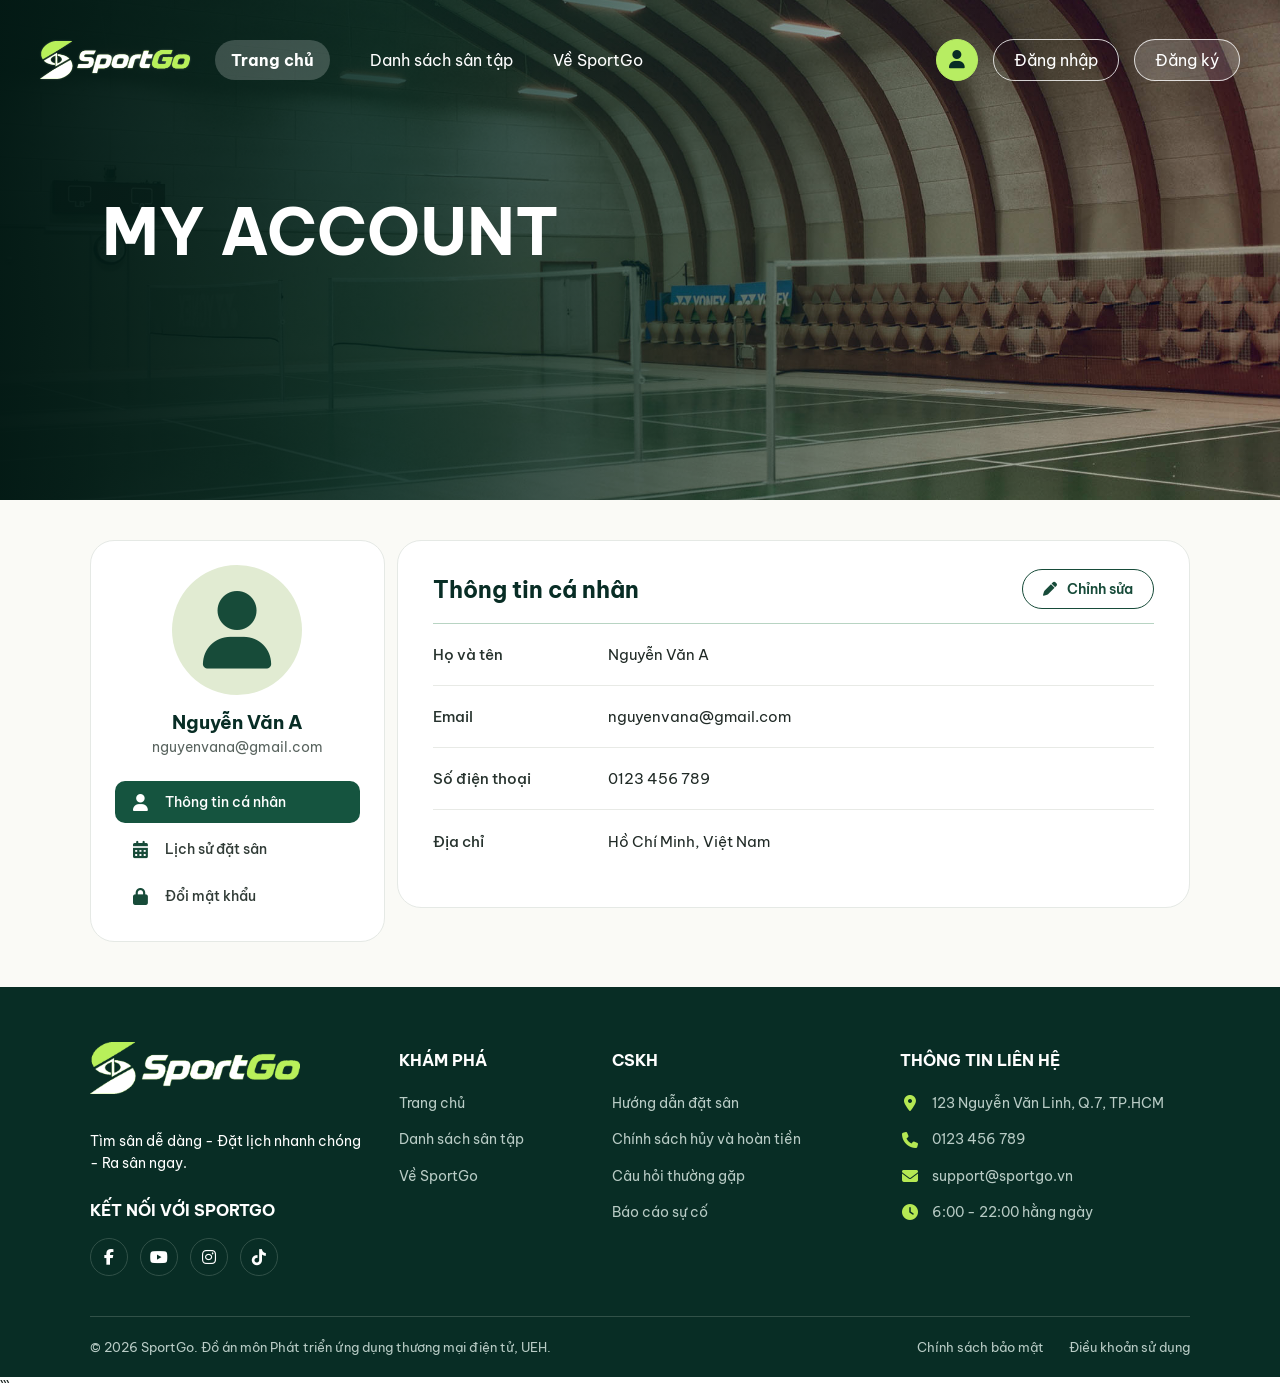
<file: SportGo_project/Front-end/profile.html>
<!DOCTYPE html>
<html lang="vi">
<head>
    <meta charset="UTF-8">
    <meta name="viewport" content="width=device-width, initial-scale=1.0">
    <meta name="description" content="SportGo giúp bạn tìm kiếm và đặt sân thể thao tại TP.HCM.">
    <title>SportGo | Tài khoản </title>

    <link rel="icon" type="image/png" href="images/logo-light.png">
    <link rel="preconnect" href="https://fonts.googleapis.com">
    <link rel="preconnect" href="https://fonts.gstatic.com" crossorigin>
    <link href="https://fonts.googleapis.com/css2?family=Be+Vietnam+Pro:wght@400;500;600;700&display=swap" rel="stylesheet">
    <link rel="stylesheet" href="https://cdnjs.cloudflare.com/ajax/libs/font-awesome/6.5.2/css/all.min.css">
    <link rel="stylesheet" href="CSS/style.css">
</head>

<body>

    <!-- HEADER -->
      <header class="site-header">
    <div class="header-container">

        <a href="index.html" class="header-logo">
            <img src="images/logo-light.png" alt="SportGo">
        </a>

        <nav class="main-nav" aria-label="Menu chính">
            <ul>
                <li><a href="index.html" aria-current="page">Trang chủ</a></li>
                <li><a href="courts.html">Danh sách sân tập</a></li>
                <li><a href="about.html">Về SportGo</a></li>
            </ul>
        </nav>
        <div class="header-actions header-actions--guest">
    <a href="profile.html" class="account-icon" aria-current="page" aria-label="Tài khoản của tôi" title="Tài khoản của tôi"><i class="fa-solid fa-user"></i></a>
            <a href="login.html" class="auth-link">Đăng nhập</a>
            <a href="signup.html" class="auth-link auth-link--primary">Đăng ký</a>
        </div>

    </div>

    <div class="hero-content">
        <h1>MY ACCOUNT</h1>
    </div>
</header>

    <!-- MAIN CONTENT -->
    <main id="main-content" class="profile-main">

        <div class="profile-container">

            <!-- SIDEBAR: THÔNG TIN TÀI KHOẢN -->
            <aside class="profile-sidebar">

                <!-- Ảnh đại diện và thông tin người dùng -->
                <div class="profile-user">

                    <div class="profile-avatar">
                        <i class="fa-solid fa-user"></i>
                    </div>

                    <h2>Nguyễn Văn A</h2>
                    <p>nguyenvana@gmail.com</p>

                </div>

                <!-- Menu quản lý tài khoản -->
                <nav class="profile-menu">

                    <a href="account.html" class="profile-menu-item active" aria-current="page">
                        <i class="fa-solid fa-user"></i>
                        <span>Thông tin cá nhân</span>
                    </a>

                    <a href="booking-history.html" class="profile-menu-item">
                        <i class="fa-solid fa-calendar-days"></i>
                        <span>Lịch sử đặt sân</span>
                    </a>

                    <a href="change-password.html" class="profile-menu-item">
                        <i class="fa-solid fa-lock"></i>
                        <span>Đổi mật khẩu</span>
                    </a>

                </nav>

            </aside>


            <!-- KHU VỰC THÔNG TIN CÁ NHÂN -->
            <section class="profile-content" id="personal-info">

                <div class="profile-content-header">

                    <h2>Thông tin cá nhân</h2>

                    <a href="edit-profile.html" class="edit-profile-btn">
                        <i class="fa-solid fa-pen"></i>
                        <span>Chỉnh sửa</span>
                    </a>

                </div>

                <!-- Danh sách thông tin -->
                <div class="profile-info-list">

                    <div class="profile-info-row">
                        <span class="info-label">Họ và tên</span>
                        <span class="info-value">Nguyễn Văn A</span>
                    </div>

                    <div class="profile-info-row">
                        <span class="info-label">Email</span>
                        <span class="info-value">nguyenvana@gmail.com</span>
                    </div>

                    <div class="profile-info-row">
                        <span class="info-label">Số điện thoại</span>
                        <span class="info-value">0123 456 789</span>
                    </div>

                    <div class="profile-info-row">
                        <span class="info-label">Địa chỉ</span>
                        <span class="info-value">Hồ Chí Minh, Việt Nam</span>
                    </div>

                </div>

            </section>

        </div>

    </main>


    <!-- FOOTER -->
    <footer class="site-footer">

        <div class="footer-container">

            <!-- CỘT 1: THƯƠNG HIỆU SPORTGO -->
            <div class="footer-brand">

                <a href="index.html" class="footer-logo">
                    <img src="images/logo-light.png" alt="SportGo">
                </a>

                <p class="footer-slogan">
                    Tìm sân dễ dàng - Đặt lịch nhanh chóng - Ra sân ngay.
                </p>

                <h3>Kết nối với SportGo</h3>

                <div class="footer-socials">

                    <a href="#" aria-label="Facebook">
                        <i class="fa-brands fa-facebook-f"></i>
                    </a>

                    <a href="#" aria-label="YouTube">
                        <i class="fa-brands fa-youtube"></i>
                    </a>

                    <a href="#" aria-label="Instagram">
                        <i class="fa-brands fa-instagram"></i>
                    </a>

                    <a href="#" aria-label="TikTok">
                        <i class="fa-brands fa-tiktok"></i>
                    </a>

                </div>

            </div>


            <!-- CỘT 2: KHÁM PHÁ -->
            <div class="footer-column">

                <h3>Khám phá</h3>

                <ul>
                    <li><a href="index.html">Trang chủ</a></li>
                    <li><a href="courts.html">Danh sách sân tập</a></li>
                    <li><a href="about.html">Về SportGo</a></li>
                </ul>

            </div>


            <!-- CỘT 3: CHĂM SÓC KHÁCH HÀNG -->
            <div class="footer-column">

                <h3>CSKH</h3>

                <ul>
                    <li><a href="#">Hướng dẫn đặt sân</a></li>
                    <li><a href="#">Chính sách hủy và hoàn tiền</a></li>
                    <li><a href="#">Câu hỏi thường gặp</a></li>
                    <li><a href="#">Báo cáo sự cố</a></li>
                </ul>

            </div>


            <!-- CỘT 4: THÔNG TIN LIÊN HỆ -->
            <div class="footer-column footer-contact">

                <h3>Thông tin liên hệ</h3>

                <ul>

                    <li>
                        <i class="fa-solid fa-location-dot"></i>
                        <span>123 Nguyễn Văn Linh, Q.7, TP.HCM</span>
                    </li>

                    <li>
                        <i class="fa-solid fa-phone"></i>
                        <span>0123 456 789</span>
                    </li>

                    <li>
                        <i class="fa-solid fa-envelope"></i>
                        <span>support@sportgo.vn</span>
                    </li>

                    <li>
                        <i class="fa-solid fa-clock"></i>
                        <span>6:00 - 22:00 hằng ngày</span>
                    </li>

                </ul>

            </div>

        </div>


        <!-- FOOTER BOTTOM -->
        <div class="footer-bottom">

            <p>
                © 2026 SportGo. Đồ án môn Phát triển ứng dụng
                thương mại điện tử, UEH.
            </p>

            <div class="footer-bottom-links">
                <a href="#">Chính sách bảo mật</a>
                <a href="#">Điều khoản sử dụng</a>
            </div>

        </div>

    </footer>

</body>
</html>
```
</file>
<file: SportGo_project/Front-end/CSS/style.css>
@import url('https://fonts.googleapis.com/css2?family=Inter:wght@400;500;600;700&display=swap');

/* =========================================
   1. THIẾT LẬP CHUNG
========================================= */
:root {
    --color-dark: #082d25;
    --color-footer: #082d25;
    --color-footer-text: #e8f0ec;
    --color-footer-muted: #b8c9c1;
    --color-accent: #b7ed62;
    --color-white: #ffffff;
    --font-main: 'Be Vietnam Pro', sans-serif;
    --container-width: 1200px;
    --color-focus: #08713e;
}

* {
    box-sizing: border-box;
}

html {
    scroll-behavior: smooth;
}

body {
    margin: 0;
    color: #202a26;
    font-family: var(--font-main);
}

a {
    -webkit-tap-highlight-color: transparent;
}

/* =========================================
   2. HEADER VÀ BANNER
========================================= */
.site-header {
    width: 100%;
    min-height: 500px;
    background-color: var(--color-dark);
    background-image:
        linear-gradient(90deg,
            rgba(2, 25, 20, 0.98) 0%,
            rgba(3, 40, 31, 0.85) 30%,
            rgba(3, 40, 31, 0.5) 60%,
            rgba(3, 40, 31, 0.15) 85%,
            rgba(3, 40, 31, 0) 100%),
        url("../images/court-header.jpeg");
    background-size: cover;
    background-position: center;
    background-repeat: no-repeat;
}

.header-container {
    display: flex;
    align-items: center;
    gap: 25px;
    width: 100%;
    min-height: 90px;
    padding: 10px 40px;
}

.header-logo {
    display: flex;
    flex: 0 0 150px;
    align-items: center;
}

.header-logo img {
    display: block;
    width: 200px;
    max-width: 100%;
    height: 100px;
    object-fit: contain;
    filter: drop-shadow(0 0 1px rgba(255, 255, 255, 0.2));
}

.main-nav {
    flex: 0 1 auto;
    min-width: 0;
}

.main-nav ul {
    display: flex;
    align-items: center;
    gap: 40px;
    margin: 0;
    padding: 0;
    list-style: none;
}

.main-nav a {
    display: inline-block;
    color: var(--color-white);
    font-size: 16px;
    text-decoration: none;
    white-space: nowrap;
    transition: color 0.2s, background-color 0.2s;
}

.main-nav a:hover {
    color: #d5f5b8;
}

.main-nav a[aria-current="page"] {
    padding: 10px 16px;
    border-radius: 30px;
    background-color: rgba(255, 255, 255, 0.2);
    color: var(--color-white);
    font-weight: 700;
}

.header-actions {
    display: flex;
    flex: 0 0 auto;
    align-items: center;
    justify-content: flex-end;
    gap: 15px;
    margin-left: auto;
}

.auth-link {
    padding: 10px 20px;
    border: 1px solid rgba(255, 255, 255, 0.8);
    border-radius: 30px;
    background: transparent;
    color: var(--color-white);
    font-size: 16px;
    text-decoration: none;
    white-space: nowrap;
    transition: background-color 0.2s, border-color 0.2s;
}

.auth-link:hover {
    background-color: rgba(255, 255, 255, 0.15);
}

.auth-link--primary {
    background-color: rgba(255, 255, 255, 0.16);
}

.auth-link[aria-current="page"] {
    background-color: rgba(255, 255, 255, 0.3);
    font-weight: 700;
}

.hero-content {
    padding: 75px 8% 100px;
    color: var(--color-white);
}

.hero-content h1 {
    margin: 0 0 12px;
    font-size: clamp(2.2rem, 5vw, 4rem);
    line-height: 1.15;
    font-weight: 700;
}

.hero-content p {
    max-width: 620px;
    margin: 0;
    font-size: 1rem;
    font-style: italic;
    font-weight: 500;
    line-height: 1.7;
    opacity: 0.95;
}

/* Header cho trạng thái đã đăng nhập */
.notification-link,
.avatar-link {
    display: inline-flex;
    align-items: center;
    gap: 8px;
    color: var(--color-white);
    text-decoration: none;
    white-space: nowrap;
}

.bell-image {
    width: 23px;
    height: 23px;
    object-fit: contain;
}

.avatar-image {
    width: 38px;
    height: 38px;
    border-radius: 50%;
    object-fit: cover;
}

.notification-link[aria-current="page"] span,
.avatar-link[aria-current="page"] span {
    color: var(--color-accent);
    font-weight: 700;
}

.header-logo:focus-visible,
.main-nav a:focus-visible,
.header-actions a:focus-visible {
    outline: 2px solid var(--color-accent);
    outline-offset: 4px;
}

/* =========================================
   3. FOOTER
========================================= */
.footer {
    background-color: var(--color-footer);
    color: var(--color-footer-text);
    font-family: var(--font-main);
    font-size: 14px;
    line-height: 1.6;
}

.site-footer {
    width: 100%;
    padding: 55px 7% 22px;
    background: #082D25;
    color: #FFFFFF;
}

/* Footer container */
.footer-container {
    display: grid;
    grid-template-columns: 1.3fr 0.85fr 1.2fr 1.35fr;
    gap: 30px;
    width: 100%;
    max-width: 1400px;
    margin: 0 auto;
    padding-bottom: 40px;
}

/* Cột 1: Thương hiệu SportGo */
.footer-logo img {
    width: 210px;
    height: auto;
    margin-bottom: 18px;
    object-fit: contain;
}

.footer-slogan {
    margin-bottom: 25px;
    color: #FFFFFF;
    font-size: 14px;
    line-height: 1.6;
}

.footer-brand h3 {
    margin-bottom: 18px;
    color: #FFFFFF;
    font-size: 16px;
    font-weight: 700;
    text-transform: uppercase;
}

/* Social icons */
.footer-socials {
    display: flex;
    flex-wrap: nowrap;
    align-items: center;
    gap: 12px;
}

.footer-socials a {
    display: flex;
    align-items: center;
    justify-content: center;
    width: 38px;
    height: 38px;
    border: 1px solid #315148;
    border-radius: 50%;
    color: #FFFFFF;
    text-decoration: none;
    transition: 0.3s;
}

.footer-socials a:hover {
    border-color: #B5E853;
    background: #B5E853;
    color: #082D25;
}

/* Cột 2, 3, 4: Nội dung */
.footer-column {
    min-width: 0;
}

.footer-column h3,
.footer-contact h3 {
    margin: 8px 0 22px;
    color: #FFFFFF;
    font-size: 16px;
    font-weight: 700;
    text-transform: uppercase;
    white-space: nowrap;
}

.footer-column ul,
.footer-contact ul {
    margin: 0;
    padding: 0;
    list-style: none;
}

.footer-column li {
    margin-bottom: 14px;
    color: #B8CBC5;
    font-size: 14px;
    line-height: 1.6;
}

.footer-column a {
    color: #B8CBC5;
    text-decoration: none;
    transition: color 0.3s;
}

.footer-column a:hover {
    color: #B5E853;
}

/* Cột 4: Thông tin liên hệ */
.footer-contact {
    min-width: 0;
}

.footer-contact li {
    display: flex;
    align-items: center;
    gap: 12px;
    margin-bottom: 14px;
    color: #B8CBC5;
    font-size: 14px;
    line-height: 1.6;
    white-space: nowrap;
}

.footer-contact i {
    flex-shrink: 0;
    min-width: 20px;
    color: #B5E853;
    font-size: 16px;
    text-align: center;
}

/* Footer bottom */
.footer-bottom {
    display: flex;
    align-items: center;
    justify-content: space-between;
    gap: 20px;
    width: 100%;
    max-width: 1400px;
    margin: 0 auto;
    padding-top: 22px;
    border-top: 1px solid #315148;
}

.footer-bottom p {
    margin: 0;
    color: #B8CBC5;
    font-size: 13px;
}

.footer-bottom-links {
    display: flex;
    flex-wrap: nowrap;
    align-items: center;
    gap: 25px;
}

.footer-bottom-links a {
    color: #B8CBC5;
    font-size: 13px;
    text-decoration: none;
    white-space: nowrap;
    transition: color 0.3s;
}

.footer-bottom-links a:hover {
    color: #B5E853;
}

/* =========================================
   4. COURTS PAGE - BỐ CỤC TỔNG THỂ
========================================= */
.courts-section {
    width: 90%;
    max-width: var(--container-width);
    margin: 0 auto;
    padding: 30px 0 40px;
}

.courts-heading {
    margin-bottom: 22px;
}

.courts-heading h1 {
    margin: 0 0 6px;
    color: var(--color-dark);
    font-size: 30px;
}

.courts-heading p {
    margin: 0;
    color: #68736e;
    font-size: 15px;
}

.courts-layout {
    display: grid;
    grid-template-columns: 280px minmax(0, 1fr);
    align-items: start;
    gap: 22px;
}

.courts-content {
    min-width: 0;
}

/* =========================================
   5. COURT FILTERS - BỘ LỌC TÌM KIẾM
========================================= */
.court-filters {
    height: fit-content;
    min-width: 0;
    padding: 18px;
    border: 1px solid #e5e9e6;
    border-radius: 12px;
    background-color: var(--color-white);
}

.court-filters-title {
    margin: 0 0 18px;
    padding: 10px;
    border-radius: 10px;
    background-color: #f1f4f2;
    color: var(--color-dark);
    font-size: 18px;
}

.filter-group {
    margin-bottom: 17px;
}

.filter-group-title {
    margin: 0 0 9px;
    color: #202a26;
    font-size: 18px;
    font-weight: 700;
}

.filter-group label {
    display: block;
    margin-bottom: 6px;
    font-size: 15px;
}

.filter-group select {
    display: block;
    width: 100%;
    margin-bottom: 8px;
    padding: 10px;
    border: 1px solid #dce3de;
    border-radius: 9px;
    background-color: white;
    color: #68736e;
    font-family: var(--font-main);
    font-size: 13px;
}

.filter-price {
    display: grid;
    grid-template-columns: repeat(2, minmax(0, 1fr));
    gap: 10px;
}

.filter-price input {
    width: 100%;
    min-width: 0;
    padding: 10px;
    border: 1px solid #dce3de;
    border-radius: 9px;
    font-family: var(--font-main);
    font-size: 12px;
}

.filter-option {
    display: flex;
    align-items: center;
    gap: 8px;
    margin-bottom: 8px;
    color: #444e49;
    font-size: 13px;
    cursor: pointer;
}

.filter-option input {
    width: 17px;
    height: 17px;
    accent-color: var(--color-dark);
}

.filter-submit {
    display: block;
    width: 100%;
    padding: 12px;
    border: none;
    border-radius: 9px;
    background-color: #08713e;
    color: white;
    font-family: var(--font-main);
    font-size: 14px;
    font-weight: 700;
    cursor: pointer;
}

.filter-submit:hover {
    background-color: var(--color-dark);
}

/* Ẩn label trực quan, vẫn hỗ trợ trình đọc màn hình */
.visually-hidden {
    position: absolute;
    width: 1px;
    height: 1px;
    padding: 0;
    margin: -1px;
    overflow: hidden;
    clip: rect(0, 0, 0, 0);
    white-space: nowrap;
    border: 0;
}

/* =========================================
   6. SPORT CATEGORIES - DANH MỤC MÔN THỂ THAO
========================================= */
.sport-categories {
    display: flex;
    align-items: center;
    justify-content: flex-start;
    flex-wrap: nowrap;
    gap: 12px;
    padding: 10px;
    margin-bottom: 10px;
    overflow-x: auto;
    overflow-y: hidden;
    border: 1px solid #e5e9e6;
    border-radius: 12px;
    background-color: #f8f9f8;
    white-space: nowrap;
}

.sport-category {
    flex-shrink: 0;
    padding: 9px 20px;
    border-radius: 25px;
    color: #202a26;
    font-size: 16px;
    font-weight: 600;
    text-decoration: none;
}

.sport-category:hover,
.sport-category--active {
    background-color: var(--color-dark);
    color: var(--color-white);
}

/* =========================================
   7. COURTS TOOLBAR - THÔNG TIN VÀ SẮP XẾP
========================================= */
.courts-toolbar {
    display: flex;
    align-items: center;
    justify-content: space-between;
    gap: 12px;
    padding: 10px 15px;
    margin-bottom: 12px;
    border: 1px solid #e5e9e6;
    border-radius: 10px;
    background-color: #f8f9f8;
}

.courts-toolbar p {
    margin: 0;
    font-size: 14px;
}

.courts-sort {
    display: flex;
    align-items: center;
    gap: 10px;
    font-size: 14px;
}

.courts-sort select {
    padding: 8px 12px;
    border: 1px solid #dce3de;
    border-radius: 8px;
    background-color: white;
    font-family: var(--font-main);
}

/* =========================================
   8. COURT GRID - LƯỚI HIỂN THỊ SÂN
========================================= */
.court-grid {
    display: grid;
    grid-template-columns: repeat(3, minmax(0, 1fr));
    align-items: stretch;
    gap: 16px;
    width: 100%;
}

/* =========================================
   9. COURT CARD - THẺ THÔNG TIN SÂN
========================================= */
.court-card {
    display: flex;
    flex-direction: column;
    height: 100%;
    overflow: hidden;
    border: 2px solid #e5e9e6;
    border-radius: 12px;
    background-color: var(--color-white);
}

.court-search-empty {
    grid-column: 1 / -1;
    margin: 0;
    padding: 24px;
    border: 1px solid #e5e9e6;
    border-radius: 12px;
    color: #68736e;
    text-align: center;
}

.court-card-image {
    position: relative;
    display: flex;
    align-items: center;
    justify-content: center;
    width: 100%;
    height: 180px;
    background-color: #e8eee9;
    color: #68736e;
}

.court-card-image img {
    position: absolute;
    display: block;
    width: 100%;
    height: 100%;
    object-fit: cover;
}

.court-card-status {
    position: absolute;
    top: 10px;
    right: 10px;
    padding: 6px 12px;
    border-radius: 20px;
    background-color: var(--color-accent);
    color: var(--color-dark);
    font-size: 12px;
    font-weight: 700;
}

.court-card-content {
    display: flex;
    flex: 1;
    flex-direction: column;
    padding: 15px;
}

.court-card-title {
    margin: 0 0 10px;
    color: var(--color-dark);
    font-size: 17px;
}

.court-card-address,
.court-card-rating {
    margin: 7px 0;
    color: #68736e;
    font-size: 13px;
}

.court-card-address i {
    margin-right: 5px;
    color: var(--color-dark);
}

.court-card-rating i {
    margin-right: 5px;
    color: #f4b400;
}

.court-card-bottom {
    display: flex;
    align-items: center;
    justify-content: space-between;
    gap: 8px;
    margin-top: auto;
    padding-top: 15px;
}

.court-card-price {
    margin: 0;
    color: #397b39;
    font-size: 15px;
    font-weight: 700;
    white-space: nowrap;
}

.court-card-button {
    display: inline-flex;
    align-items: center;
    justify-content: center;
    flex-shrink: 0;
    padding: 9px 13px;
    border-radius: 20px;
    background-color: var(--color-dark);
    color: var(--color-white);
    font-size: 12px;
    font-weight: 600;
    text-decoration: none;
    white-space: nowrap;
}

.court-card-button:hover {
    background-color: #145344;
}

/* =========================================
   10. COURTS PAGINATION - PHÂN TRANG
========================================= */
.courts-pagination {
    display: flex;
    align-items: center;
    justify-content: center;
    gap: 8px;
    margin-top: 22px;
}

.pagination-link {
    display: inline-block;
    min-width: 38px;
    padding: 9px 12px;
    border: 1px solid #e5e9e6;
    border-radius: 9px;
    color: #202a26;
    font-size: 14px;
    font-weight: 600;
    text-align: center;
    text-decoration: none;
}

.pagination-link:hover,
.pagination-link--active {
    background-color: var(--color-dark);
    color: white;
    /* Trạng thái nút không thể nhấn */
}
.pagination-link--disabled {
    opacity: 0.5;
    pointer-events: none;
    cursor: not-allowed;
}

/* =========================================
   11. ABOUT PAGE - TRANG GIỚI THIỆU
========================================= */
.about-section {
    width: 90%;
    max-width: var(--container-width);
    margin: 0 auto;
    padding: 30px 0 60px;
}

/* Breadcrumb + Quay về */
.about-topbar {
    display: flex;
    align-items: center;
    justify-content: space-between;
    flex-wrap: wrap;
    gap: 8px 16px;
    padding: 12px 20px;
    margin-bottom: 28px;
    border-radius: 12px;
    background-color: #f1f4f2;
    font-size: 15px;
    font-weight: 600;
}

.about-breadcrumb ol {
    display: flex;
    flex-wrap: wrap;
    margin: 0;
    padding: 0;
    list-style: none;
}

.about-breadcrumb li + li::before {
    content: "/";
    margin: 0 8px;
    color: #68736e;
}

.about-breadcrumb a,
.about-back {
    color: var(--color-dark);
    text-decoration: none;
}

.about-breadcrumb a:hover,
.about-back:hover {
    color: #08713e;
    text-decoration: underline;
}

.about-breadcrumb [aria-current="page"] {
    color: #68736e;
}

/* Tiêu đề từng mục */
.about-heading {
    margin: 0 0 14px;
    color: var(--color-dark);
    font-size: 22px;
    font-weight: 700;
    text-align: center;
    text-transform: uppercase;
}

/* Giới thiệu chung */
.about-intro {
    max-width: 820px;
    margin: 0 auto 32px;
    text-align: center;
}

.about-intro p {
    margin: 0;
    color: #444e49;
    font-size: 16px;
    line-height: 1.8;
}

/* Khối nội dung */
.about-block {
    margin-bottom: 32px;
}

.about-panel {
    margin: 0;
    padding: 22px;
    border: 1px solid #e5e9e6;
    border-radius: 14px;
    background-color: #f8f9f8;
}

/* Thông tin công ty */
.about-info-row {
    display: grid;
    grid-template-columns: 180px minmax(0, 1fr);
    align-items: center;
    gap: 16px;
    padding: 12px 18px;
    margin-bottom: 8px;
    border-radius: 10px;
    background-color: #eef2ef;
    font-size: 15px;
}

.about-info-row:last-child {
    margin-bottom: 0;
}

.about-info dt {
    color: var(--color-dark);
    font-weight: 700;
}

.about-info dd {
    margin: 0;
    color: #202a26;
    overflow-wrap: anywhere;
}

.about-info address {
    font-style: normal;
}

.about-info a {
    color: var(--color-dark);
}

.about-info a:hover {
    color: #08713e;
}

/* Sứ mệnh, cam kết */
.about-text {
    color: #202a26;
    font-size: 15px;
    line-height: 1.8;
}

.about-text p {
    margin: 0 0 12px;
}

.about-text p:last-child {
    margin-bottom: 0;
}

.about-checklist {
    display: grid;
    gap: 12px;
    margin: 0;
    padding: 0;
    list-style: none;
}

.about-checklist li {
    position: relative;
    padding-left: 34px;
}

.about-checklist li::before {
    content: "\2713";
    position: absolute;
    top: 3px;
    left: 0;
    display: flex;
    align-items: center;
    justify-content: center;
    width: 22px;
    height: 22px;
    border-radius: 50%;
    background-color: var(--color-accent);
    color: var(--color-dark);
    font-size: 13px;
    font-weight: 700;
    line-height: 1;
}

/* Focus bàn phím */
.about-breadcrumb a:focus-visible,
.about-back:focus-visible,
.about-info a:focus-visible {
    outline: 2px solid #08713e;
    outline-offset: 3px;
    border-radius: 4px;
}

/* =========================================
   12. RESPONSIVE - COURTS, ABOUT, HEADER VÀ FOOTER
========================================= */

/* Máy tính bảng và màn hình nhỏ hơn 1100px */
@media (max-width: 1100px) {
    .courts-layout {
        grid-template-columns: 240px minmax(0, 1fr);
        gap: 16px;
    }

    .court-grid {
        grid-template-columns: repeat(2, minmax(0, 1fr));
    }
}

/* Điện thoại và màn hình nhỏ hơn 768px */
@media (max-width: 768px) {
    .courts-layout {
        grid-template-columns: 1fr;
    }

    .court-grid {
        grid-template-columns: 1fr;
    }

    .courts-toolbar {
        align-items: flex-start;
        flex-direction: column;
    }

    .sport-categories {
        justify-content: flex-start;
    }

    .about-section {
        padding: 20px 0 40px;
    }

    .about-heading {
        font-size: 19px;
    }

    .about-panel {
        padding: 14px;
    }

    .about-info-row {
        grid-template-columns: 1fr;
        gap: 2px;
        padding: 10px 14px;
    }

    /* Header: logo + nút tài khoản, menu xuống hàng dưới */
    .site-header {
        min-height: auto;
    }

    .header-container {
        flex-wrap: wrap;
        gap: 10px 16px;
        padding: 10px 16px;
    }
    .header-logo {
        flex: 0 0 auto;
    }

    .header-logo img {
        width: 140px;
        height: 60px;
    }

    .main-nav {
        order: 3;
        flex-basis: 100%;
    }

    .main-nav ul {
        flex-wrap: wrap;
        gap: 6px 18px;
    }

    .auth-link {
        padding: 8px 14px;
        font-size: 14px;
    }

    .hero-content {
        padding: 36px 6% 56px;
    }

    .footer-container {
        grid-template-columns: 1fr;
    }

    .footer-contact li {
        align-items: flex-start;
        white-space: normal;
    }

    .footer-bottom {
        flex-direction: column;
        align-items: flex-start;
    }

    .footer-bottom-links {
        flex-wrap: wrap;
        gap: 8px 20px;
    }
}

/* Logo và nền dự phòng cho header */
.header-logo,
.footer-logo {
    color: var(--color-white);
    font-weight: 700;
    text-decoration: none;
}

/* =====================================
   4. TRANG THÔNG TIN CÁ NHÂN
===================================== */

/* Khu vực Main */

.profile-main {
    width: 100%;
    background-color: #FAFAF6;
    padding: 40px 7% 45px;
}

.profile-container {
    width: 100%;
    max-width: 1200px;
    margin: 0 auto;

    display: grid;
    grid-template-columns: 295px 1fr;
    gap: 12px;

    align-items: start;
}


/* =====================================
   SIDEBAR - THÔNG TIN NGƯỜI DÙNG
===================================== */

.profile-sidebar {
    background-color: #FFFFFF;
    border: 1px solid #E5E9E5;
    border-radius: 24px;

    padding: 24px;

    min-height: 400px;
}

/* Ảnh đại diện */

.profile-user {
    display: flex;
    flex-direction: column;
    align-items: center;
    text-align: center;

    margin-bottom: 25px;
}

.profile-avatar {
    width: 130px;
    height: 130px;

    display: flex;
    align-items: center;
    justify-content: center;

    background-color: #E1EBD2;
    border-radius: 50%;

    margin-bottom: 15px;
}

.profile-avatar i {
    font-size: 78px;
    color: #174B39;
}

.profile-user h2 {
    margin: 0 0 4px;

    color: #082D25;
    font-size: 19px;
    font-weight: 700;
}

.profile-user p {
    margin: 0;

    color: #59645F;
    font-size: 14px;
}


/* Menu sidebar */

.profile-menu {
    display: flex;
    flex-direction: column;
    gap: 5px;
}

.profile-menu-item {
    display: flex;
    align-items: center;
    gap: 14px;

    padding: 12px 16px;

    border-radius: 10px;

    color: #303B36;
    font-size: 14px;
    font-weight: 500;

    text-decoration: none;
    transition: 0.25s;
}

.profile-menu-item i {
    width: 20px;
    font-size: 17px;
    text-align: center;
    color: #174B39;
}

.profile-menu-item:hover {
    background-color: #EDF4E8;
    color: #174B39;
}

/* Menu đang được chọn */

.profile-menu-item.active {
    background-color: #15543F;
    color: #FFFFFF;
}

.profile-menu-item.active i {
    color: #FFFFFF;
}


/* =====================================
   THÔNG TIN CÁ NHÂN
===================================== */

.profile-content {
    background-color: #FFFFFF;
    border: 1px solid #E5E9E5;
    border-radius: 24px;

    padding: 28px 35px 15px;

    min-height: 368px;
}

/* Tiêu đề và nút chỉnh sửa */

.profile-content-header {
    display: flex;
    align-items: center;
    justify-content: space-between;
    gap: 15px;

    padding-bottom: 14px;
    border-bottom: 1px solid #B8D4C3;
}

.profile-content-header h2 {
    margin: 0;

    color: #082D25;
    font-size: 23px;
    font-weight: 700;
}

/* Nút chỉnh sửa */

.edit-profile-btn {
    display: inline-flex;
    align-items: center;
    justify-content: center;
    gap: 10px;

    padding: 10px 20px;

    border: 1.5px solid #174B39;
    border-radius: 30px;

    background-color: #FFFFFF;
    color: #174B39;

    font-size: 14px;
    font-weight: 600;

    text-decoration: none;
    white-space: nowrap;

    transition: 0.25s;
}

.edit-profile-btn:hover {
    background-color: #174B39;
    color: #FFFFFF;
}


/* Danh sách thông tin */

.profile-info-list {
    width: 100%;
}

.profile-info-row {
    display: grid;
    grid-template-columns: 175px 1fr;
    align-items: center;

    min-height: 62px;

    border-bottom: 1px solid #E8EAE6;
}

.profile-info-row:last-child {
    border-bottom: none;
}

.info-label {
    color: #27332E;
    font-size: 15px;
    font-weight: 500;
}

.info-value {
    color: #202A26;
    font-size: 15px;
    font-weight: 400;
}

/* =====================================
   4. TRANG LỊCH SỬ ĐẶT SÂN
===================================== */

.booking-content {
    min-width: 0;
}

/* Bộ lọc trạng thái */

.booking-filter {
    display: flex;
    flex-direction: column;
    gap: 12px;
    margin: 22px 0;
}

.filter-label {
    color: #27332E;
    font-size: 14px;
    font-weight: 600;
}

.filter-options {
    display: flex;
    align-items: center;
    flex-wrap: wrap;
    gap: 10px;
}

.filter-item {
    padding: 8px 15px;
    border: 1px solid #DCE5DD;
    border-radius: 20px;
    background: #FFFFFF;
    color: #43534A;
    font-size: 13px;
    text-decoration: none;
    transition: 0.25s;
}

.filter-item:hover {
    background: #EDF4E8;
    color: #15543F;
}

.filter-item.active {
    background: #15543F;
    border-color: #15543F;
    color: #FFFFFF;
}


/* Bảng lịch sử */

.booking-table-wrapper {
    width: 100%;
    overflow-x: auto;
}

.booking-table {
    width: 100%;
    border-collapse: collapse;
    text-align: left;
}

.booking-table th {
    padding: 14px 10px;
    background: #EDF4E8;
    color: #174B39;
    font-size: 12px;
    font-weight: 700;
    white-space: nowrap;
}

.booking-table td {
    padding: 16px 10px;
    border-bottom: 1px solid #E8EAE6;
    color: #303B36;
    font-size: 12px;
    vertical-align: middle;
}

.booking-table td strong {
    display: block;
    color: #174B39;
    font-size: 12px;
    margin-bottom: 5px;
}

.booking-table td small {
    display: block;
    color: #78847D;
    font-size: 11px;
}

.booking-table tbody tr:hover {
    background: #FAFCF8;
}

.booking-history-message {
    margin: 18px 0 0;
    color: #78847D;
    font-size: 13px;
}

.booking-history-message--error {
    color: #B84036;
}

.booking-history-empty {
    padding: 28px 16px !important;
    color: #78847D !important;
    text-align: center;
}


/* Trạng thái đặt sân */

.booking-status {
    display: inline-block;
    padding: 6px 9px;
    border-radius: 20px;
    font-size: 11px;
    font-weight: 600;
    white-space: nowrap;
}

.booking-status.confirmed {
    background: #E5F3E8;
    color: #247A43;
}

.booking-status.completed {
    background: #E7EEF8;
    color: #345E91;
}

.booking-status.cancelled {
    background: #FBE8E6;
    color: #B84036;
}


/* Nút xem chi tiết */

.booking-detail-btn {
    display: inline-block;
    padding: 6px 12px;
    border: 1px solid #174B39;
    border-radius: 20px;
    color: #174B39;
    font-size: 11px;
    font-weight: 600;
    text-decoration: none;
    transition: 0.25s;
}

.booking-detail-btn:hover {
    background: #174B39;
    color: #FFFFFF;
}


/* Ghi chú */

.booking-note {
    margin: 20px 0 5px;
    color: #78847D;
    font-size: 12px;
    line-height: 1.6;
}

.booking-note i {
    color: #7C9B68;
    margin-right: 5px;
}


/* =====================================
   5. TRANG ĐỔI MẬT KHẨU
===================================== */

.password-content {
    min-width: 0;
}

/* Phần giới thiệu */

.password-description {
    display: flex;
    align-items: flex-start;
    gap: 13px;
    margin: 22px 0 25px;
    padding: 15px;
    border-radius: 10px;
    background: #F0F5EB;
}

.password-description i {
    color: #174B39;
    font-size: 20px;
    margin-top: 2px;
}

.password-description p {
    margin: 0;
    color: #43534A;
    font-size: 13px;
    line-height: 1.7;
}


/* Form */

.password-form {
    width: 100%;
    max-width: 520px;
    margin: 0 auto;
}

.password-form-group {
    display: flex;
    flex-direction: column;
    gap: 9px;
    margin-bottom: 20px;
}

.password-form-group label {
    color: #27332E;
    font-size: 14px;
    font-weight: 600;
}

.password-form-group input {
    width: 100%;
    height: 46px;
    padding: 0 15px;
    border: 1px solid #D9E1DA;
    border-radius: 8px;
    background: #FFFFFF;
    color: #202A26;
    font-family: var(--font-main);
    font-size: 13px;
    outline: none;
    transition: 0.25s;
}

.password-form-group input::placeholder {
    color: #A0AAA3;
}

.password-form-group input:focus {
    border-color: #174B39;
    box-shadow: 0 0 0 3px rgba(23, 75, 57, 0.1);
}


/* Hướng dẫn mật khẩu */

.password-requirements {
    margin: 10px 0 25px;
    padding: 15px;
    border: 1px solid #E3EAE1;
    border-radius: 10px;
    background: #FAFCF8;
}

.password-requirements p {
    margin: 0 0 10px;
    color: #174B39;
    font-size: 13px;
    font-weight: 600;
}

.password-requirements p i {
    margin-right: 5px;
}

.password-requirements ul {
    margin: 0;
    padding-left: 25px;
}

.password-requirements li {
    margin-bottom: 6px;
    color: #68766D;
    font-size: 12px;
    line-height: 1.6;
}


/* Nút thao tác */

.password-form-actions {
    display: flex;
    justify-content: flex-end;
    align-items: center;
    gap: 12px;
    margin-top: 25px;
}

.password-cancel-btn,
.password-submit-btn {
    display: inline-flex;
    justify-content: center;
    align-items: center;
    gap: 8px;
    min-height: 42px;
    padding: 10px 20px;
    border-radius: 25px;
    font-family: var(--font-main);
    font-size: 13px;
    font-weight: 600;
    text-decoration: none;
    cursor: pointer;
    transition: 0.25s;
}

.password-cancel-btn {
    border: 1px solid #D9E1DA;
    background: #FFFFFF;
    color: #43534A;
}

.password-cancel-btn:hover {
    background: #F0F3EF;
}

.password-submit-btn {
    border: 1px solid #15543F;
    background: #15543F;
    color: #FFFFFF;
}

.password-submit-btn:hover {
    background: #0C392B;
}

.password-note {
    margin: 22px 0 5px;
    color: #78847D;
    font-size: 12px;
    line-height: 1.6;
}

.password-note i {
    color: #174B39;
    margin-right: 5px;
}


/* =====================================
   6. RESPONSIVE
===================================== */

@media (max-width: 900px) {

    .booking-table th,
    .booking-table td {
        padding: 12px 8px;
    }

    .booking-table th,
    .booking-table td {
        font-size: 11px;
    }

    .password-form {
        max-width: 100%;
    }
}


@media (max-width: 600px) {

    /* Lịch sử đặt sân */

    .filter-options {
        gap: 7px;
    }

    .filter-item {
        padding: 7px 11px;
        font-size: 11px;
    }

    .booking-table-wrapper {
        overflow-x: visible;
    }

    .booking-table,
    .booking-table tbody {
        display: block;
        width: 100%;
    }

    .booking-table thead {
        display: none;
    }

    .booking-table tbody tr {
        display: block;
        margin-bottom: 15px;
        padding: 12px 15px;
        border: 1px solid #E5E9E5;
        border-radius: 12px;
        background: #FFFFFF;
    }

    .booking-table td {
        display: flex;
        justify-content: space-between;
        align-items: center;
        gap: 12px;
        padding: 10px 0;
        border-bottom: 1px solid #EEF0EC;
        text-align: right;
        font-size: 12px;
    }

    .booking-table td:last-child {
        border-bottom: none;
    }

    .booking-table td::before {
        content: attr(data-label);
        color: #68766D;
        font-size: 11px;
        font-weight: 600;
        text-align: left;
    }

    .booking-table td strong,
    .booking-table td small {
        text-align: right;
    }


    /* Đổi mật khẩu */

    .password-description {
        padding: 12px;
    }

    .password-form-group input {
        height: 44px;
    }

    .password-form-actions {
        flex-direction: column-reverse;
        align-items: stretch;
    }

    .password-cancel-btn,
    .password-submit-btn {
        width: 100%;
    }

}

 /* =========================================
    7. HOVER, FOCUS VÀ TRẢI NGHIỆM TƯƠNG TÁC
    ========================================= */
    
    /* 71. TRANSITION - CHUYỂN ĐỔI MƯỢT MÀ */

    .main-nav a,
    .auth-link,
    .notification-link span,
    .avatar-link span,
    .footer-socials a,
    .footer-column a,
    .footer-bottom-links a,
    .sport-category,
    .pagination-link,
    .profile-menu-item,
    .filter-item,
    .about-breadcrumb a,
    .about-back,
    .about-info a {
        transition:
            color 0.2s ease,
            background-color 0.2s ease,
            border-color 0.2s ease;
     }

    /* Nút chức năng */
    .court-card-button,
    .booking-detail-btn,
    .booking-button,
    .filter-submit,
    .edit-profile-btn,
    .password-submit-btn,
    .password-cancel-btn {
        transition:
            color 0.2s ease,
            background-color 0.2s ease,
            border-color 0.2s ease,
            transform 0.2s ease,
            box-shadow 0.2s ease;
    }
    /* Ô nhập liệu và bộ lọc */
    .filter-group select,
    .filter-price input,
    .courts-sort select,
    .password-form-group input {
        transition:
            border-color 0.2s ease,
            box-shadow 0.2s ease;
    }
    
    /* 7.2. HOVER - MENU ĐIỀU HƯỚNG */

    .main-nav a:not([aria-current="page"]):hover {
        color: var(--color-accent);
        text-decoration: underline;
        text-decoration-thickness: 2px;
        text-underline-offset: 6px;
    }

    /* 7.3. HOVER - THÔNG BÁO VÀ HỒ SƠ */

    .notification-link:hover span,
    .avatar-link:hover span {
        color: var(--color-accent);
    }

    /* 7.4. HOVER - THẺ SÂN THỂ THAO */
    .court-card {
        transition: 
            transform 0.2s ease,
            box-shadow 0.2s ease,
            border-color 0.2s ease;
    }

    /* Chỉ áp dụng hiệu ứng hover trên thiết bị có chuột */
    /* Hiệu ứng khi rê chuột vào thẻ sân */
    @media (hover: hover) {
        .court-card:hover {
            transform: translateY(-6px);
            box-shadow: 0 8px 20px rgba(8, 45, 37, 0.15);
            border-color: var(--color-focus);
        }
    }
    /* Hiệu ứng khi rê chuột vào hình ảnh */
    .court-card-image img {
        transition: transform 0.3s ease;
    }
    .court-card:hover .court-card-image img {
        transform: scale(1.03);
    }


    /* 7.5. HOVER VÀ ACTIVE - CÁC NÚT CHỨC NĂNG */

    /* Nút Xem chi tiết sân */
    .court-card-button:hover {
        background-color: #145344;
        color: var(--color-white);
    }

    .court-card-button:active {
        background-color: #0b3d33;
    }

    /* Nút áp dụng bộ lọc */
    .filter-submit:active {
        background-color: #0b3d33;
    }

    /* 7.6. FOCUS - HỖ TRỢ ĐIỀU HƯỚNG BẰNG BÀN PHÍM */

    a:focus-visible,
    button:focus-visible,
    select:focus-visible,
    input:focus-visible,
    textarea:focus-visible {
        outline: 2px solid var(--color-focus);
        outline-offset: 3px;
    }

    /* Focus trên Footer có nền tối */
    .site-footer a:focus-visible {
        outline-color: var(--color-accent);
        border-radius: 4px;
    }

    /* 7.7. FOCUS - LÀM NỔI BẬT TOÀN BỘ THẺ SÂN */

    .court-card:focus-within {
        border-color: var(--color-focus);
        box-shadow: 0 8px 20px rgba(8, 45, 37, 0.15);
    }

    /* 7.8. FOCUS - CÁC THÀNH PHẦN BỘ LỌC */

    .filter-group select:focus-visible,
    .filter-price input:focus-visible,
    .courts-sort select:focus-visible {
        outline: 2px solid var(--color-focus);
        outline-offset: 0;
        border-color: var(--color-focus);
    }

    /* 7.9. GIẢM CHUYỂN ĐỘNG THEO CÀI ĐẶT NGƯỜI DÙNG */

    @media (prefers-reduced-motion: reduce) {
        *,
        *::before,
        *::after {
            scroll-behavior: auto !important;
            transition: none !important;
            animation: none !important;
        }

        .court-card:hover {
            transform: none;
        }
    }

/* =========================================
   13. TRANG CHỦ SPORTGO
   Thanh tìm kiếm dùng chung với các trang có banner
========================================= */

.home-main {
    overflow: visible;
    background: #f7f9f6;
    position: relative;
    z-index: 2;
}

.home-container {
    width: 90%;
    max-width: var(--container-width);
    margin: 0 auto;
}

.home-search-section {
    position: relative;
    z-index: 5;

    width: 86%;
    max-width: 920px;

    margin: 0 auto;
    transform: translateY(-38px);
    margin-bottom: -38px;
}
.home-search-form {
    display: flex;
    align-items: center;
    gap: 10px;
    padding: 10px;
    border: 1px solid #e4eae4;
    border-radius: 14px;
    background: #ffffff;
    box-shadow: 0 10px 28px rgba(8, 45, 37, 0.12);
}

.home-search-input {
    display: flex;
    flex: 1;
    align-items: center;
    gap: 12px;
    min-width: 0;
    padding: 0 14px;
}

.home-search-input input {
    width: 100%;
    min-width: 0;
    height: 48px;
    border: 0;
    outline: none;
    color: #202a26;
    font-family: var(--font-main);
    font-size: 13px;
}

.home-search-input i {
    color: #668174;
    font-size: 18px;
}

.home-search-input input {
    width: 100%;
    min-width: 0;
    height: 48px;
    border: 0;
    outline: none;
    color: #202a26;
    font-family: var(--font-main);
    font-size: 14px;
}

.home-search-input input::placeholder {
    color: #929d96;
}

.home-search-button {
    min-width: 130px;
    min-height: 48px;
    padding: 10px 22px;
    border: 0;
    border-radius: 9px;
    background: var(--color-dark);
    color: #ffffff;
    font-family: var(--font-main);
    font-size: 14px;
    font-weight: 700;
    cursor: pointer;
    transition: background-color 0.2s, transform 0.2s;
}
/* CHỌN NGÀY ĐẶT SÂN */
.home-search-date {
    display: flex;
    align-items: center;
    gap: 10px;
    min-width: 210px;
    padding: 0 14px;
    border-left: 1px solid #e4eae4;
}

.home-search-date i {
    color: #668174;
    font-size: 17px;
}

.home-search-date input {
    width: 100%;
    height: 48px;
    border: none;
    outline: none;
    background: transparent;
    color: #34443b;
    font-family: var(--font-main);
    font-size: 13px;
    cursor: pointer;
}

.home-search-date input::-webkit-calendar-picker-indicator {
    cursor: pointer;
}

.home-search-button:hover {
    background: #145344;
    transform: translateY(-1px);
}

.home-category-section {
    padding-top: 58px;
}

.home-section-heading {
    margin-bottom: 22px;
    text-align: center;
}

.home-eyebrow {
    display: inline-block;
    margin-bottom: 9px;
    color: #668174;
    font-size: 13px;
    font-weight: 700;
    letter-spacing: 1.5px;
}

.home-section-heading h2,
.home-panel-heading h2 {
    margin: 0;
    color: var(--color-dark);
    font-size: clamp(20px, 2.4vw, 27px);
    font-weight: 800;
    line-height: 1.35;
}

.home-section-heading p {
    margin: 8px 0 0;
    color: #758078;
    font-size: 14px;
    line-height: 1.6;
}

.home-category-list {
    display: flex;
    align-items: center;
    justify-content: center;
    flex-wrap: wrap;
    gap: 10px;
}

.home-category-link {
    display: inline-flex;
    align-items: center;
    justify-content: center;
    min-height: 40px;
    padding: 9px 21px;
    border: 1px solid #dce6dd;
    border-radius: 24px;
    background: #ffffff;
    color: #34443b;
    font-size: 13px;
    font-weight: 600;
    text-decoration: none;
    transition: color 0.2s, background-color 0.2s, border-color 0.2s;
}

.home-category-link:hover,
.home-category-link--active {
    border-color: var(--color-dark);
    background: var(--color-dark);
    color: #ffffff;
}

.home-featured-section {
    padding-top: 58px;
    padding-bottom: 1px;
}

.home-court-grid {
    display: grid;
    grid-template-columns: repeat(3, minmax(0, 1fr));
    gap: 22px;
}

.home-court-card {
    display: flex;
    flex-direction: column;
    min-width: 0;
    overflow: hidden;
    border: 1px solid #e3eae4;
    border-radius: 15px;
    background: #ffffff;
    box-shadow: 0 5px 18px rgba(8, 45, 37, 0.05);
    transition: transform 0.2s, box-shadow 0.2s;
}

.home-court-card:hover {
    transform: translateY(-5px);
    box-shadow: 0 12px 25px rgba(8, 45, 37, 0.12);
}

.home-court-image {
    position: relative;
    display: block;
    height: 205px;
    overflow: hidden;
    background: #e4ebe5;
}

.home-court-image img {
    display: block;
    width: 100%;
    height: 100%;
    object-fit: cover;
    transition: transform 0.35s;
}

.home-court-card:hover .home-court-image img {
    transform: scale(1.04);
}

.home-court-tag {
    position: absolute;
    top: 13px;
    left: 13px;
    padding: 6px 11px;
    border-radius: 20px;
    background: var(--color-accent);
    color: var(--color-dark);
    font-size: 11px;
    font-weight: 700;
}

.home-court-content {
    display: flex;
    flex: 1;
    flex-direction: column;
    padding: 17px;
}

.home-court-type {
    margin-bottom: 6px;
    color: #77906f;
    font-size: 10px;
    font-weight: 800;
    letter-spacing: 1px;
}

.home-court-content h3 {
    margin: 0 0 9px;
    color: var(--color-dark);
    font-size: 17px;
}

.home-court-content h3 a {
    color: inherit;
    text-decoration: none;
}

.home-court-content h3 a:hover {
    color: #39804e;
}

.home-court-location {
    display: flex;
    align-items: flex-start;
    gap: 7px;
    margin: 0 0 14px;
    color: #78847d;
    font-size: 12px;
    line-height: 1.5;
}

.home-court-location i {
    margin-top: 3px;
    color: #61836e;
}

.home-court-meta {
    display: flex;
    align-items: center;
    justify-content: space-between;
    gap: 8px;
    padding: 12px 0;
    margin-top: auto;
    border-top: 1px solid #edf0ec;
}

.home-court-meta > span {
    color: #59675e;
    font-size: 12px;
    font-weight: 600;
}

.home-court-meta > span i,
.home-rank-score i {
    margin-right: 4px;
    color: #efaF28;
}

.home-court-meta strong {
    color: #267044;
    font-size: 14px;
}

.home-court-meta small {
    color: #78847d;
    font-size: 10px;
    font-weight: 400;
}

.home-court-button {
    display: flex;
    align-items: center;
    justify-content: center;
    min-height: 40px;
    border-radius: 8px;
    background: var(--color-dark);
    color: #ffffff;
    font-size: 12px;
    font-weight: 700;
    text-decoration: none;
    transition: background-color 0.2s;
}

.home-court-button:hover {
    background: #145344;
}

.home-view-all {
    margin-top: 25px;
    text-align: center;
}

.home-view-all a {
    color: var(--color-dark);
    font-size: 13px;
    font-weight: 700;
    text-decoration: none;
}

.home-view-all a:hover {
    color: #39804e;
}

.home-view-all i {
    margin-left: 6px;
}

/* Banner riêng giữa trang chủ */
.home-promo-banner {
    margin-top: 0px;
    margin-bottom: 0px;
}

/* BANNER QUẢNG BÁ TRANG CHỦ */
.home-promo-link {
    display: block;
    width: 100%;
    height: auto;

    overflow: visible;
    border-radius: 0;
    background: transparent;
    box-shadow: none;
}

.home-promo-link img {
    display: block;
    width: 100%;
    height: auto;

    min-height: 0;
    max-height: none;

    object-fit: contain;
    object-position: center;
    border-radius: 0;
    box-shadow: none;
}

/* Hai bảng sân gần bạn và sân tuyển chọn */
.home-discovery-section {
    padding-bottom: 90px;
}

.home-discovery-grid {
    display: grid;
    grid-template-columns: repeat(2, minmax(0, 1fr));
    gap: 22px;
}

.home-ranking-panel {
    min-width: 0;
    padding: 23px;
    border: 1px solid #e4eae4;
    border-radius: 15px;
    background: #ffffff;
    box-shadow: 0 5px 18px rgba(8, 45, 37, 0.04);
}

.home-panel-heading {
    display: flex;
    align-items: flex-start;
    justify-content: space-between;
    gap: 12px;
    margin-bottom: 20px;
}

.home-panel-heading h2 {
    font-size: 19px;
}

.home-panel-heading p {
    margin: 6px 0 0;
    color: #7b867f;
    font-size: 11px;
    line-height: 1.5;
}

.home-panel-heading > i {
    display: flex;
    flex-shrink: 0;
    align-items: center;
    justify-content: center;
    width: 42px;
    height: 42px;
    border-radius: 12px;
    background: #edf4e8;
    color: #236143;
    font-size: 18px;
}

.home-ranking-list {
    display: flex;
    flex-direction: column;
    gap: 9px;
    margin: 0;
    padding: 0;
    list-style: none;
}

.home-ranking-list li {
    display: flex;
    align-items: center;
    gap: 12px;
    min-width: 0;
    padding: 11px 12px;
    border: 1px solid #edf0ec;
    border-radius: 9px;
    background: #fbfcfa;
}

.home-rank-number {
    display: flex;
    flex-shrink: 0;
    align-items: center;
    justify-content: center;
    width: 29px;
    height: 29px;
    border-radius: 8px;
    background: #eaf2e5;
    color: var(--color-dark);
    font-size: 13px;
    font-weight: 800;
}

.home-rank-info {
    display: flex;
    flex: 1;
    flex-direction: column;
    gap: 3px;
    min-width: 0;
}

.home-rank-info strong {
    overflow: hidden;
    color: #293a31;
    font-size: 12px;
    text-overflow: ellipsis;
    white-space: nowrap;
}

.home-rank-info small {
    overflow: hidden;
    color: #849087;
    font-size: 10px;
    text-overflow: ellipsis;
    white-space: nowrap;
}

.home-ranking-list li > a {
    display: flex;
    flex-shrink: 0;
    align-items: center;
    justify-content: center;
    width: 28px;
    height: 28px;
    border-radius: 50%;
    color: #547260;
    text-decoration: none;
}

.home-ranking-list li > a:hover {
    background: #eaf2e5;
}

.home-rank-score {
    flex-shrink: 0;
    color: #59675e;
    font-size: 11px;
    font-weight: 700;
}

.home-panel-link {
    display: inline-flex;
    align-items: center;
    gap: 7px;
    margin-top: 17px;
    color: #236143;
    font-size: 12px;
    font-weight: 700;
    text-decoration: none;
}

.home-panel-link:hover {
    text-decoration: underline;
}

/* Hướng dẫn đặt sân */
.home-booking-section {
    padding: 60px 0 60px;
    background: #0B332A;
}

.home-booking-section .home-section-heading {
    margin-bottom: 30px;
}

.home-booking-section .home-eyebrow {
    color: #B7ED62;
}

.home-booking-section .home-section-heading h2 {
    color: #FFFFFF;
}

.home-booking-section .home-section-heading p {
    color: #C5D8CD;
}

.home-booking-steps {
    display: grid;
    grid-template-columns: repeat(3, minmax(0, 1fr));
    gap: 22px;
}

.home-booking-step {
    display: flex;
    flex-direction: column;
    align-items: center;
    padding: 30px 22px;
    border: none;
    border-radius: 18px;
    background: #E8F4DC;
    text-align: center;
    transition: transform 0.3s, box-shadow 0.3s;
}

.home-booking-step:nth-child(2) {
    background: #DDF0EA;
}

.home-booking-step:nth-child(3) {
    background: #FFF3CE;
}

.home-booking-step:hover {
    transform: translateY(-7px);
}

.home-step-icon {
    display: flex;
    align-items: center;
    justify-content: center;
    width: 75px;
    height: 75px;
    margin-bottom: 17px;
    border-radius: 20px;
    background: #B7ED62;
    color: #0B332A;
    font-size: 28px;
}

.home-booking-step:nth-child(2) .home-step-icon {
    background: #A9DCCB;
}

.home-booking-step:nth-child(3) .home-step-icon {
    background: #FFE17A;
}

.home-step-number {
    color: #82927f;
    font-size: 10px;
    font-weight: 800;
    letter-spacing: 1px;
}

.home-booking-step h3 {
    margin: 9px 0;
    color: #0B332A;
    font-size: 19px;
    font-weight: 800;
}

.home-booking-step p {
    max-width: 250px;
    margin: 0;
    color: #61736A;
    font-size: 13px;
    line-height: 1.7;
}

.home-booking-step p {
    max-width: 250px;
    margin: 0;
    color: #77837b;
    font-size: 12px;
    line-height: 1.6;
}

.home-booking-cta {
    margin-top: 28px;
    text-align: center;
}

.home-booking-cta a {
    display: inline-flex;
    align-items: center;
    justify-content: center;
    gap: 10px;
    min-height: 50px;
    padding: 14px 32px;
    border-radius: 10px;
    background: #B7ED62;
    color: #0B332A;
    font-size: 14px;
    font-weight: 800;
    text-decoration: none;
    transition: all 0.3s ease;
}

.home-booking-cta a:hover {
    background: #D0F58F;
    transform: translateY(-3px);
}

.home-booking-cta a:hover {
    transform: translateY(-2px);
    background: #145344;
}

/* Responsive trang chủ */
@media (max-width: 900px) {
    .home-court-grid {
        grid-template-columns: repeat(2, minmax(0, 1fr));
    }

    .home-discovery-grid {
        grid-template-columns: 1fr;
    }

    .home-promo-link,
    .home-promo-link img {
        min-height: 150px;
    }
}

@media (max-width: 600px) {
    .home-search-section {
        width: 90%;
        margin-top: -25px;
    }

    .home-search-form {
        align-items: stretch;
        flex-direction: column;
        gap: 7px;
        padding: 9px;
    }

    .home-search-input {
        padding: 0 8px;
    }

    .home-search-input input {
        height: 43px;
        font-size: 12px;
    }

    .home-search-button {
        width: 100%;
        min-height: 43px;
    }

    .home-category-section {
        padding-top: 42px;
    }

    .home-section-heading {
        margin-bottom: 18px;
    }

    .home-section-heading p {
        font-size: 12px;
    }

    .home-category-list {
        justify-content: flex-start;
        flex-wrap: nowrap;
        padding: 3px 0 8px;
        overflow-x: auto;
    }

    .home-category-link {
        flex-shrink: 0;
        padding: 8px 16px;
        font-size: 12px;
    }

    .home-featured-section {
        padding-top: 40px;
    }

    .home-court-grid {
        grid-template-columns: 1fr;
        gap: 15px;
    }

    .home-court-image {
        height: 210px;
    }

    .home-promo-banner {
        margin-bottom: 40px;
    }

    .home-promo-link,
    .home-promo-link img {
        min-height: 115px;
    }

    .home-ranking-panel {
        padding: 17px;
    }

    .home-booking-section {
        padding: 40px 0;
    }

    .home-booking-steps {
        grid-template-columns: 1fr;
        gap: 13px;
    }

    .home-booking-step {
        padding: 20px 15px;
    }
}
/* ==================================================
   14. TRANG CHI TIẾT SÂN
   CSS bổ sung từ file chi tiết sân
================================================== */

/* =========================================
   1. COURT DETAIL - OVERLAP HERO
========================================= */

.court-detail-page {
    width: 94%;
    max-width: 1400px;
    margin: -150px auto 0;
    padding: 0 0 40px;
    position: relative;
    z-index: 2;
    color: var(--color-dark, #202a26);
}

.court-profile {
    margin-bottom: 24px;
}

.court-profile-card {
    display: grid;
    grid-template-columns: 300px minmax(0, 1fr);
    overflow: hidden;
    background: #f8fafc;
    border: 1px solid #e6eaf0;
    border-radius: 26px;
    box-shadow: 0 8px 24px rgba(20, 40, 30, 0.10);
}

/* Ảnh chính */

.court-feature-image {
    position: relative;
    min-height: 330px;
    background: #e5ebe7;
}

.court-feature-image > img {
    display: block;
    width: 100%;
    height: 100%;
    min-height: 330px;
    object-fit: cover;
}

.court-image-badge {
    position: absolute;
    top: 16px;
    left: 16px;
    padding: 9px 12px;
    border-radius: 20px;
    background: rgba(20, 35, 45, 0.92);
    color: #fff;
    font-size: 12px;
    font-weight: 600;
}

.court-image-badge i {
    color: #ff8b38;
    margin-right: 5px;
}

.court-image-thumbnails {
    position: absolute;
    right: 16px;
    bottom: 16px;
    display: flex;
    gap: 8px;
}

.court-image-thumbnails img,
.court-more-images {
    width: 58px;
    height: 58px;
    border: 3px solid #fff;
    border-radius: 13px;
}

.court-image-thumbnails img {
    object-fit: cover;
}

/* Phần thông tin bên phải */

.court-profile-info {
    min-width: 0;
    padding: 24px;
}

.court-profile-top {
    display: flex;
    justify-content: space-between;
    align-items: flex-start;
    gap: 16px;
}

.court-sport-tag {
    display: inline-block;
    padding: 5px 12px;
    margin-bottom: 8px;
    border-radius: 20px;
    background: #e7ffe4;
    color: #06380a;
    font-size: 11px;
    font-weight: 700;
}

.court-profile-info h1 {
    margin: 0 0 12px;
    color: #101e35;
    font-size: clamp(22px, 2.5vw, 36px);
    line-height: 1.2;
    overflow-wrap: anywhere;
}

.court-profile-actions {
    display: flex;
    gap: 8px;
}

.court-profile-actions button {
    width: 46px;
    height: 46px;
    flex-shrink: 0;
    border: 0;
    border-radius: 50%;
    background: #fff;
    color: #718096;
    box-shadow: 0 2px 7px rgba(0, 0, 0, 0.08);
    font-size: 18px;
    cursor: pointer;
}

.court-profile-address {
    margin: 0 0 16px;
    color: #52647d;
    font-size: 14px;
    line-height: 1.7;
}

.court-profile-address > i {
    color: #425b14;
    margin-right: 5px;
}

.court-map-link,
.court-more-link {
    color: #425b14;
    text-decoration: none;
    font-weight: 600;
}

.court-map-link {
    white-space: nowrap;
}

.court-profile-description {
    margin: 0 0 8px;
    color: #43546c;
    font-size: 14px;
    line-height: 1.7;
}

.court-more-link {
    font-size: 13px;
}

.court-profile-divider {
    height: 1px;
    margin: 20px 0;
    background: #e5eaf1;
}

.court-quick-info {
    display: flex;
    flex-wrap: wrap;
    gap: 26px;
    margin-bottom: 16px;
}

.court-quick-info > div {
    display: flex;
    flex-direction: column;
    gap: 5px;
}

.quick-info-label {
    color: #8998ac;
    font-size: 11px;
    font-weight: 700;
    letter-spacing: 0.5px;
}

.court-quick-info strong {
    color: #34445b;
    font-size: 13px;
}

.quick-rating i {
    color: #f5c542;
}

.quick-rating small {
    color: #8998ac;
    font-weight: 400;
}

.court-quick-info .quick-status {
    color: #08a878;
}

.quick-status i {
    font-size: 10px;
}

.court-amenities {
    display: flex;
    flex-wrap: wrap;
    gap: 8px;
}

.court-amenities span {
    padding: 7px 12px;
    border-radius: 18px;
    background: #e9f0fd;
    color: #2159df;
    font-size: 12px;
    font-weight: 500;
}

/* Breadcrumb nằm bên dưới thẻ thông tin */

.detail-breadcrumb {
    display: flex;
    justify-content: space-between;
    align-items: center;
    gap: 16px;
    padding: 12px 18px;
    margin-bottom: 22px;
    background: #f1f4f2;
    border-radius: 8px;
    font-size: 13px;
}

.breadcrumb-path {
    display: flex;
    align-items: center;
    flex-wrap: wrap;
    gap: 8px;
}

.breadcrumb-path a,
.back-link {
    color: var(--color-dark, #202a26);
    text-decoration: none;
}

.back-link {
    font-weight: 600;
    white-space: nowrap;
}

/* Ảnh album */

.court-gallery .gallery-item img {
    display: block;
    width: 100%;
    aspect-ratio: 4 / 3;
    object-fit: cover;
    border-radius: 9px;
}

/* =========================================
   RESPONSIVE
========================================= */

@media (max-width: 900px) {
    .court-detail-page {
        width: 94%;
        margin-top: -100px;
    }

    .court-profile-card {
        grid-template-columns: 240px minmax(0, 1fr);
        border-radius: 20px;
    }

    .court-feature-image,
    .court-feature-image > img {
        min-height: 360px;
    }

    .court-profile-info {
        padding: 20px;
    }

    .court-profile-actions button {
        width: 38px;
        height: 38px;
    }

    .court-quick-info {
        gap: 16px;
    }
}

@media (max-width: 650px) {
    .court-detail-page {
        width: 92%;
        margin-top: -55px;
    }

    .court-profile-card {
        grid-template-columns: 1fr;
        border-radius: 18px;
    }

    .court-feature-image,
    .court-feature-image > img {
        min-height: 230px;
        height: 230px;
    }

    .court-profile-info {
        padding: 18px;
    }

    .court-profile-info h1 {
        font-size: 23px;
    }

    .court-profile-top {
        gap: 8px;
    }

    .court-profile-actions {
        gap: 5px;
    }

    .court-profile-actions button {
        width: 34px;
        height: 34px;
        font-size: 14px;
    }

    .court-quick-info {
        gap: 18px;
    }

    .detail-breadcrumb {
        font-size: 11px;
        padding: 12px;
    }

    .court-gallery {
        grid-template-columns: repeat(2, minmax(0, 1fr));
    }

    .court-gallery .gallery-item:last-child {
        grid-column: 1 / -1;
    }

    .review-grid {
        grid-template-columns: 1fr;
    }
}

@media (max-width: 400px) {
    .court-profile-top {
        flex-direction: column;
    }

    .court-profile-actions {
        align-self: flex-end;
    }

    .court-quick-info {
        flex-direction: column;
        gap: 12px;
    }

    .court-amenities span {
        font-size: 11px;
    }
}

/* =========================================
   4. DETAIL TABS
========================================= */

.detail-tabs {
    display: flex;
    flex-wrap: wrap;
    gap: 10px;
    margin: 18px 0 28px;
}

.detail-tab {
    display: inline-flex;
    align-items: center;
    justify-content: center;

    padding: 10px 22px;
    border-radius: 8px;

    background: #e9eeea;
    color: #34443b;
    text-decoration: none;
    font-size: 14px;
    font-weight: 600;
    transition: background-color 0.2s, color 0.2s;
}

.detail-tab:hover,
.detail-tab--active {
    background: var(--color-dark, #202a26);
    color: #ffffff;
}

/* =========================================
   5. DETAIL SECTION - CÁC KHỐI NỘI DUNG
========================================= */

.detail-section {
    padding: 24px;
    margin-bottom: 18px;

    background: #f2f4f2;
    border: 1px solid #e5e9e6;
    border-radius: 12px;
}

.section-title {
    margin: 0 0 18px;
    color: var(--color-dark, #202a26);
    font-size: 20px;
    line-height: 1.4;
}

.section-description {
    margin: -10px 0 18px;
    color: #68736e;
    font-size: 13px;
}

.section-heading-row {
    display: flex;
    justify-content: space-between;
    align-items: flex-start;
    gap: 16px;
    margin-bottom: 18px;
}

.section-heading-row .section-title {
    margin-bottom: 0;
}

.section-heading-row .section-description {
    margin: 6px 0 0;
}

/* =========================================
   6. INFORMATION LIST - THÔNG TIN CHI TIẾT
========================================= */

.information-list {
    display: grid;
    grid-template-columns: 1fr;
    gap: 10px;
}

.information-item {
    display: flex;
    justify-content: space-between;
    align-items: center;
    gap: 20px;

    min-height: 44px;
    padding: 11px 15px;

    background: #ffffff;
    border: 1px solid #e2e8e3;
    border-radius: 8px;
}

.information-label {
    display: inline-flex;
    align-items: center;
    gap: 10px;
    flex-shrink: 0;

    font-size: 13px;
    font-weight: 600;
}

.information-label i {
    width: 17px;
    color: #08713e;
    text-align: center;
}

.information-value {
    color: #4e5b53;
    font-size: 13px;
    text-align: right;
    overflow-wrap: anywhere;
}

a.information-value {
    text-decoration: none;
}

a.information-value:hover {
    color: #08713e;
}

.amenities-list {
    display: flex;
    flex-wrap: wrap;
    justify-content: flex-end;
    gap: 8px;
}

.amenities-list span {
    display: inline-flex;
    align-items: center;
    gap: 6px;
    padding: 6px 9px;

    background: #edf5ee;
    border-radius: 6px;
    color: #315a3c;
    font-size: 12px;
}

.court-description {
    margin-top: 22px;
    padding-top: 18px;
    border-top: 1px solid #dce3de;
}

.court-description h3 {
    margin: 0 0 8px;
    font-size: 16px;
}

.court-description p {
    margin: 0;
    color: #68736e;
    font-size: 14px;
    line-height: 1.8;
}

/* =========================================
   7. PRICE TABLE - BẢNG GIÁ
========================================= */

.price-unit {
    color: #68736e;
    font-size: 12px;
    white-space: nowrap;
}

.price-table-wrapper {
    width: 100%;
    overflow-x: auto;
    background: #ffffff;
    border: 1px solid #dce3de;
    border-radius: 8px;
}

.price-table {
    width: 100%;
    border-collapse: collapse;
    text-align: left;
}

.price-table th,
.price-table td {
    padding: 15px 18px;
    border-bottom: 1px solid #e5e9e6;
    font-size: 13px;
}

.price-table th {
    background: #e6eee7;
    color: #263d2f;
    font-weight: 700;
}

.price-table tbody tr:last-child td {
    border-bottom: none;
}

.price-table tbody tr:hover {
    background: #f8fbf8;
}

.price-table td:last-child {
    color: #08713e;
    font-weight: 700;
}

.price-note {
    margin: 12px 0 0;
    color: #68736e;
    font-size: 12px;
}

.price-note i {
    margin-right: 5px;
    color: #08713e;
}

/* =========================================
   8. COURT GALLERY - ALBUM ẢNH
========================================= */

.court-gallery {
    display: grid;
    grid-template-columns: repeat(3, minmax(0, 1fr));
    gap: 18px;
}

.gallery-item {
    min-width: 0;
    margin: 0;
}

.gallery-placeholder {
    display: flex;
    align-items: center;
    justify-content: center;

    aspect-ratio: 4 / 3;
    background: #dce4de;
    border-radius: 9px;
    color: #7b8b80;
    font-size: 28px;
    transition: background-color 0.2s;
}

.gallery-placeholder:hover {
    background: #d0ded2;
}

.gallery-item figcaption {
    margin-top: 9px;
    color: #68736e;
    font-size: 12px;
}

/* =========================================
   9. REVIEWS - NHẬN XÉT
========================================= */

.review-summary {
    display: flex;
    align-items: center;
    flex-wrap: wrap;
    gap: 7px;
    font-size: 13px;
}

.review-summary i,
.review-stars {
    color: #e5a900;
}

.review-summary strong {
    font-size: 18px;
    color: var(--color-dark, #202a26);
}

.review-summary span {
    color: #68736e;
}

.review-grid {
    display: grid;
    grid-template-columns: repeat(3, minmax(0, 1fr));
    gap: 15px;
}

.review-card {
    min-width: 0;
    padding: 16px;
    background: #ffffff;
    border: 1px solid #e2e8e3;
    border-radius: 9px;
}

.review-card-header {
    display: flex;
    align-items: center;
    gap: 10px;
}

.review-avatar {
    width: 40px;
    height: 40px;
    flex-shrink: 0;

    display: flex;
    align-items: center;
    justify-content: center;

    border-radius: 50%;
    background: #dcebe0;
    color: #225b37;
    font-weight: 700;
}

.review-user {
    min-width: 0;
}

.review-user h3 {
    margin: 0;
    font-size: 13px;
    overflow-wrap: anywhere;
}

.review-user span {
    color: #68736e;
    font-size: 11px;
}

.review-stars {
    margin: 13px 0 8px;
    font-size: 14px;
    letter-spacing: 2px;
}

.review-comment {
    min-height: 58px;
    margin: 0 0 12px;
    color: #4e5b53;
    font-size: 13px;
    line-height: 1.7;
}

.review-card time {
    color: #8a958d;
    font-size: 11px;
}

/* =========================================
   10. RESPONSIVE
========================================= */

@media (max-width: 1000px) {
    .review-grid {
        grid-template-columns: repeat(2, minmax(0, 1fr));
    }

    .court-detail-page {
        width: 94%;
    }
}

@media (max-width: 768px) {
    .court-detail-page {
        width: 92%;
        padding-top: 12px;
    }

    .court-cover {
        height: 170px;
    }

    .court-profile-card {
        gap: 14px;
        margin-right: 12px;
        margin-left: 12px;
        padding: 20px 16px 20px 100px;
    }

    .court-avatar {
        left: 12px;
        width: 82px;
        height: 82px;
        font-size: 28px;
    }

    .court-profile-info h1 {
        font-size: 20px;
    }

    .detail-section {
        padding: 18px;
    }

    .section-heading-row {
        flex-direction: column;
        gap: 12px;
    }

    .court-gallery {
        grid-template-columns: repeat(2, minmax(0, 1fr));
    }

    .court-gallery .gallery-item:last-child {
        grid-column: 1 / -1;
    }

    .review-grid {
        grid-template-columns: 1fr;
    }

    .review-comment {
        min-height: 0;
    }
}

@media (max-width: 480px) {
    .detail-breadcrumb {
        align-items: flex-start;
        padding: 12px;
        font-size: 11px;
    }

    .breadcrumb-path {
        gap: 5px;
    }

    .back-link {
        gap: 5px;
    }

    .court-cover {
        height: 135px;
    }

    .court-profile-card {
        margin-top: -35px;
        padding: 55px 14px 16px;
        align-items: flex-start;
    }

    .court-avatar {
        top: 0;
        left: 14px;
        transform: translateY(-40%);

        width: 68px;
        height: 68px;
        border-width: 4px;
        font-size: 24px;
    }

    .court-profile-info h1 {
        font-size: 18px;
    }

    .court-profile-info p {
        font-size: 12px;
    }

    .detail-tab {
        flex: 1;
        padding: 10px 12px;
        font-size: 12px;
    }

    .detail-section {
        padding: 14px;
        margin-bottom: 14px;
    }

    .section-title {
        font-size: 18px;
    }

    .information-item {
        flex-direction: column;
        align-items: flex-start;
        gap: 7px;
    }

    .information-value {
        text-align: left;
        padding-left: 27px;
    }

    .amenities-list {
        justify-content: flex-start;
        padding-left: 27px;
    }

    .price-table th,
    .price-table td {
        padding: 12px 10px;
        font-size: 12px;
    }

    .price-unit {
        white-space: normal;
    }

    .court-gallery {
        grid-template-columns: 1fr;
    }

    .court-gallery .gallery-item:last-child {
        grid-column: auto;
    }
}

/* =========================================
   COURT SUMMARY + CTA BUTTON
========================================= */

/* Font Inter dành riêng cho CTA và label */

/* CTA - Đặt sân ngay */
.court-booking-cta {
    display: inline-flex;
    align-items: center;
    justify-content: center;
    gap: 10px;

    flex-shrink: 0;
    min-height: 48px;
    padding: 0 24px;


    background-color: var(--color-dark, #425b14);
    border: 1px solid var(--color-dark,#425b14);
    border-radius: 10px;

    color: #ffed87;
    font-family: "Inter", sans-serif;
    font-size: 14px;
    font-weight: 650;
    text-decoration: none;
    white-space: nowrap;

    box-shadow: 0 4px 12px rgba(9, 63, 49, 0.12);
    transition:
        background-color 0.2s ease,
        border-color 0.2s ease,
        box-shadow 0.2s ease,
        transform 0.2s ease;
}

/* Focus cho thao tác bằng bàn phím */
.court-booking-cta:focus-visible {
    outline: 3px solid #a9e5b9;
    outline-offset: 3px;
}

/* Tablet */
@media (max-width: 900px) {
    .court-summary-row {
        align-items: flex-start;
        gap: 20px;
    }

    .court-summary-info {
        gap: 20px;
    }

    .court-booking-cta {
        padding: 0 16px;
    }
}

/* Mobile */
@media (max-width: 600px) {
    .court-summary-row {
        flex-direction: column;
        align-items: stretch;
        gap: 18px;
    }

    .court-summary-info {
        display: grid;
        grid-template-columns: repeat(2, minmax(0, 1fr));
        gap: 18px 12px;
    }

    .court-summary-item > strong {
        font-size: 13px;
    }

    .summary-label {
        font-size: 11px;
    }

    .court-booking-cta {
        width: 100%;
        min-height: 46px;
        box-sizing: border-box;
    }
}
@media (max-width: 768px) {
    .header-container {
        display: flex;
        flex-wrap: wrap;
        align-items: center;
        row-gap: 10px;
        padding: 10px 0;
    }

    .header-logo {
        order: 1;
        max-width: 150px;
    }

    .header-actions {
        order: 2;
        flex: 0 0 100%;
        justify-content: center;
        margin-left: 0;
        gap: 10px;
    }

    .main-nav {
        order: 3;
        flex: 0 0 100%;
        justify-content: center;
        flex-wrap: wrap;
        gap: 8px 16px;
    }

    .main-nav a {
        font-size: 13px;
    }
}

/* =================================
   BOOKING FORM
================================= */

#court-booking {
    background: #f3f6f4;
    border: 1px solid #e0e8e3;
    border-radius: 18px;
    padding: 30px;
    margin-top: 30px;
}

#court-booking h2 {
    font-size: 25px;
    font-weight: 700;
    color: #082d25;
    margin-bottom: 25px;
}

.booking-form {
    display: flex;
    flex-direction: column;
    gap: 24px;
}

.booking-form-grid {
    display: grid;
    grid-template-columns: 1fr 1fr;
    gap: 22px;
}

.booking-schedule {
    display: grid;
    gap: 12px;
    padding: 18px;
    border: 1px solid #dce5df;
    border-radius: 12px;
    background: #ffffff;
}

.booking-schedule h3,
.booking-schedule-hint,
.booking-schedule-message {
    margin: 0;
}

.booking-schedule h3 {
    color: #173d32;
    font-size: 17px;
}

.booking-schedule-hint,
.booking-schedule-message {
    color: #68736e;
    font-size: 13px;
}

.booking-schedule-legend {
    display: flex;
    flex-wrap: wrap;
    gap: 14px;
    color: #45554d;
    font-size: 12px;
}

.booking-schedule-legend span {
    display: inline-flex;
    align-items: center;
    gap: 6px;
}

.booking-legend-dot {
    width: 10px;
    height: 10px;
    border-radius: 50%;
}

.booking-legend-dot--available {
    background: #b7ed62;
}

.booking-legend-dot--booked {
    background: #d7ddda;
}

.booking-legend-dot--selected {
    background: #0b5945;
}

.booking-schedule-grid {
    max-width: 100%;
    overflow: auto;
    border: 1px solid #dce5df;
    border-radius: 10px;
}

.booking-schedule-table {
    width: max-content;
    min-width: 100%;
    border-collapse: separate;
    border-spacing: 0;
    white-space: nowrap;
}

.booking-schedule-table th,
.booking-schedule-table td {
    padding: 0;
    border-right: 1px solid #e5e9e6;
    border-bottom: 1px solid #e5e9e6;
    background: #ffffff;
    text-align: center;
}

.booking-schedule-table th {
    padding: 8px 6px;
}

.booking-schedule-table thead th {
    position: sticky;
    top: 0;
    z-index: 1;
    background: #f3f6f4;
    color: #173d32;
    font-size: 12px;
}

.booking-schedule-table th:first-child {
    position: sticky;
    left: 0;
    z-index: 2;
    min-width: 110px;
    background: #f3f6f4;
    text-align: left;
}

.booking-schedule-table thead th:first-child {
    z-index: 3;
}

.booking-schedule-table tr:last-child th,
.booking-schedule-table tr:last-child td {
    border-bottom: 0;
}

.booking-schedule-table th:last-child,
.booking-schedule-table td:last-child {
    border-right: 0;
}

.booking-slot {
    display: grid;
    place-items: center;
    width: 100%;
    min-width: 42px;
    height: 38px;
    padding: 0;
    border: 0;
    border-radius: 0;
    background: #f3fae8;
    color: #173d32;
    font: inherit;
    vertical-align: middle;
}

.booking-slot--available {
    cursor: pointer;
}

.booking-slot--available:hover,
.booking-slot--selected {
    border-color: #0b5945;
    background: #e3f2d2;
}

.booking-slot--selected {
    box-shadow: inset 0 0 0 1px #0b5945;
}

.booking-slot--booked {
    border-color: #d7ddda;
    background: #edf0ee;
    color: #747d78;
    cursor: not-allowed;
}

.booking-slot strong {
    font-size: 14px;
}

.booking-schedule-empty {
    margin: 0;
    padding: 14px;
    color: #68736e;
    font-size: 14px;
}

.booking-schedule-message {
    color: #0b5945;
}

.booking-selection-summary {
    display: grid;
    gap: 8px;
    padding: 14px;
    border-radius: 10px;
    background: #f3f6f4;
}

.booking-selection-summary h4,
.booking-selection-summary p {
    margin: 0;
}

.booking-selection-summary h4 {
    color: #173d32;
    font-size: 15px;
}

.booking-selection-summary > p:not(.booking-total) {
    color: #68736e;
    font-size: 13px;
}

.booking-selection-summary ul {
    display: grid;
    gap: 6px;
    margin: 0;
    padding: 0;
    list-style: none;
}

.booking-selection-summary li,
.booking-total {
    display: flex;
    align-items: center;
    justify-content: space-between;
    gap: 12px;
    color: #45554d;
    font-size: 13px;
}

.booking-selection-summary li strong,
.booking-total strong {
    color: #173d32;
}

.booking-total {
    padding-top: 9px;
    border-top: 1px solid #dce5df;
}

.booking-total strong {
    font-size: 17px;
}

#booking-message {
    min-height: 1.5em;
    color: #0b5945;
    font-weight: 600;
}

#booking-message.booking-message--error,
#booking-schedule-message:empty {
    color: #68736e;
}

.booking-message--error {
    color: #b42318 !important;
}

.booking-field {
    display: flex;
    flex-direction: column;
    gap: 10px;
}

.booking-field label {
    font-size: 15px;
    font-weight: 600;
    color: #173d32;
}

.booking-field input,
.booking-field select {
    width: 100%;
    height: 50px;
    padding: 0 15px;

    font-family: inherit;
    font-size: 15px;
    font-weight: 400;
    color: #173d32;

    background: #ffffff;
    border: 1px solid #dce5df;
    border-radius: 10px;

    outline: none;
    transition: all 0.25s ease;
}

.booking-field input:focus,
.booking-field select:focus {
    border-color: #0b5945;
    box-shadow: 0 0 0 3px rgba(11, 89, 69, 0.1);
}

.booking-field input:hover,
.booking-field select:hover {
    border-color: #9db9aa;
}

.booking-submit {
    width: fit-content;
    min-width: 205px;
    height: 52px;
    padding: 0 25px;

    background: #082d25;
    color: #f5d85e;

    font-family: inherit;
    font-size: 15px;
    font-weight: 700;

    border: none;
    border-radius: 11px;
    cursor: pointer;

    transition: all 0.25s ease;
}

.booking-submit:hover {
    background: #10513f;
    transform: translateY(-2px);
    box-shadow: 0 5px 14px rgba(8, 45, 37, 0.15);
}

/* Responsive */
@media (max-width: 768px) {
    #court-booking {
        padding: 22px 18px;
    }

    .booking-form-grid {
        grid-template-columns: 1fr;
        gap: 18px;
    }

    .booking-submit {
        width: 100%;
    }
}

/* =========================================
   BOOKING HISTORY - LỊCH SỬ ĐẶT SÂN
========================================= */

/* Ảnh và thông tin sân */
.booking-court-info {
    display: flex;
    align-items: center;
    gap: 12px;
    min-width: 180px;
}

.booking-court-image {
    width: 76px;
    height: 58px;
    flex-shrink: 0;
    object-fit: cover;
    border-radius: 9px;
    background: #e8eee9;
}

.booking-court-info strong {
    display: block;
    color: #174B39;
    font-size: 13px;
    line-height: 1.5;
}

.booking-court-info small {
    display: block;
    margin-top: 4px;
    color: #78847D;
    font-size: 11px;
}

/* Thành tiền */
.booking-price {
    color: #174B39;
    font-size: 14px;
    white-space: nowrap;
}

/* Nhóm nút thao tác */
.booking-actions {
    display: flex;
    flex-wrap: wrap;
    gap: 7px;
}

.booking-action-edit,
.booking-action-delete {
    display: inline-flex;
    align-items: center;
    justify-content: center;
    gap: 6px;
    padding: 8px 11px;
    border: none;
    border-radius: 7px;
    font-family: inherit;
    font-size: 12px;
    font-weight: 600;
    cursor: pointer;
    transition: 0.2s ease;
}

.booking-action-edit {
    background: #e8f2e9;
    color: #174B39;
}

.booking-action-edit:hover {
    background: #d5e9d8;
}

.booking-action-delete {
    background: #fbe9e7;
    color: #b84036;
}

.booking-action-delete:hover {
    background: #f5d4d0;
}

/* Dòng chỉnh sửa */
.booking-edit-row > td {
    padding: 20px !important;
    background: #f5f8f5;
}

.booking-edit-form {
    padding: 20px;
    border: 1px solid #dce7df;
    border-radius: 12px;
    background: #ffffff;
}

.booking-edit-form h4 {
    margin: 0 0 18px;
    color: #174B39;
    font-size: 16px;
}

.booking-edit-grid {
    display: grid;
    grid-template-columns: repeat(3, minmax(0, 1fr));
    gap: 15px;
}

.booking-edit-grid > div {
    display: flex;
    flex-direction: column;
    gap: 8px;
}

.booking-edit-grid label {
    color: #43534a;
    font-size: 13px;
    font-weight: 600;
}

.booking-edit-grid input,
.booking-edit-grid select {
    width: 100%;
    height: 44px;
    padding: 0 12px;
    border: 1px solid #dce5df;
    border-radius: 8px;
    background: #ffffff;
    color: #174B39;
    font-family: inherit;
    font-size: 13px;
    outline: none;
}

.booking-edit-grid input:focus,
.booking-edit-grid select:focus {
    border-color: #174B39;
    box-shadow: 0 0 0 3px rgba(23, 75, 57, 0.1);
}

.booking-edit-note {
    margin: 14px 0;
    color: #78847D;
    font-size: 12px;
    line-height: 1.6;
}

.booking-edit-actions {
    display: flex;
    flex-wrap: wrap;
    gap: 10px;
}

.booking-save-btn,
.booking-cancel-btn {
    min-height: 40px;
    padding: 0 17px;
    border: none;
    border-radius: 8px;
    font-family: inherit;
    font-size: 13px;
    font-weight: 600;
    cursor: pointer;
}

.booking-save-btn {
    background: #174B39;
    color: #ffffff;
}

.booking-save-btn:hover {
    background: #0b3529;
}

.booking-cancel-btn {
    background: #edf1ee;
    color: #43534a;
}

.booking-cancel-btn:hover {
    background: #dfe7e1;
}

/* Responsive */
@media (max-width: 768px) {
    .booking-edit-grid {
        grid-template-columns: 1fr;
    }

    .booking-edit-form {
        padding: 15px;
    }

    .booking-court-image {
        width: 65px;
        height: 52px;
    }

    .booking-actions {
        flex-direction: column;
    }

    .booking-action-edit,
    .booking-action-delete {
        width: 100%;
    }
}

/* =========================================
   TRANG HÓA ĐƠN / THANH TOÁN (checkout.html)
========================================= */

.checkout-page {
    width: 100%;
    padding: 40px 7% 60px;
    background-color: #FAFAF6;
}

.checkout-container {
    display: grid;
    grid-template-columns: minmax(0, 1fr) minmax(0, 1fr);
    align-items: start;
    gap: 22px;
    width: 100%;
    max-width: 1200px;
    margin: 0 auto;
}

/* Thẻ nội dung (giống .profile-content) */
.checkout-card {
    min-width: 0;
    padding: 28px 30px;
    border: 1px solid #E5E9E5;
    border-radius: 24px;
    background: #FFFFFF;
}

.checkout-card h2 {
    margin: 0 0 18px;
    padding-bottom: 14px;
    border-bottom: 1px solid #B8D4C3;
    color: #082D25;
    font-size: 23px;
    font-weight: 700;
}

/* ----- Cột trái: hóa đơn ----- */

#invoice-info {
    display: grid;
    gap: 6px;
    padding: 14px 16px;
    margin-bottom: 16px;
    border-radius: 10px;
    background: #F0F5EB;
    color: #43534A;
    font-size: 14px;
    line-height: 1.6;
}

#invoice-info p {
    margin: 0;
}

#invoice-info strong {
    color: #174B39;
    font-size: 16px;
}

#invoice-info a {
    color: #08713e;
    font-weight: 600;
}

.checkout-table {
    width: 100%;
    border-collapse: collapse;
    text-align: left;
}

.checkout-table th {
    padding: 12px 10px;
    background: #EDF4E8;
    color: #174B39;
    font-size: 12px;
    font-weight: 700;
    white-space: nowrap;
}

.checkout-table th:last-child,
.checkout-table td:last-child {
    text-align: right;
}

.checkout-table td {
    padding: 14px 10px;
    border-bottom: 1px solid #E8EAE6;
    color: #303B36;
    font-size: 13px;
}

.checkout-table tbody tr:hover {
    background: #FAFCF8;
}

.checkout-total {
    display: flex;
    align-items: center;
    justify-content: space-between;
    gap: 12px;
    margin: 18px 0 0;
    padding: 14px 16px;
    border-radius: 10px;
    background: #F3F6F4;
    color: #45554d;
    font-size: 14px;
}

.checkout-total strong {
    color: #173d32;
    font-size: 20px;
}

/* ----- Cột phải: thông tin người đặt ----- */

.checkout-field {
    display: flex;
    flex-direction: column;
    gap: 8px;
    margin-bottom: 16px;
}

.checkout-field label {
    color: #173d32;
    font-size: 14px;
    font-weight: 600;
}

.checkout-field input,
.checkout-field textarea {
    width: 100%;
    padding: 0 15px;
    border: 1px solid #dce5df;
    border-radius: 10px;
    background: #FFFFFF;
    color: #173d32;
    font-family: inherit;
    font-size: 14px;
    outline: none;
    transition: border-color 0.25s ease, box-shadow 0.25s ease;
}

.checkout-field input {
    height: 48px;
}

.checkout-field textarea {
    padding: 12px 15px;
    resize: vertical;
}

.checkout-field input::placeholder,
.checkout-field textarea::placeholder {
    color: #A0AAA3;
}

.checkout-field input:hover,
.checkout-field textarea:hover {
    border-color: #9db9aa;
}

.checkout-field input:focus,
.checkout-field textarea:focus {
    border-color: #0b5945;
    box-shadow: 0 0 0 3px rgba(11, 89, 69, 0.1);
}

/* Phương thức thanh toán */
.checkout-payment {
    display: grid;
    gap: 10px;
    margin: 0 0 16px;
    padding: 14px 16px;
    border: 1px solid #E3EAE1;
    border-radius: 10px;
    background: #FAFCF8;
}

.checkout-payment legend {
    padding: 0 6px;
    color: #174B39;
    font-size: 14px;
    font-weight: 600;
}

.checkout-payment label {
    display: flex;
    align-items: center;
    gap: 10px;
    color: #43534A;
    font-size: 14px;
    cursor: pointer;
}

.checkout-payment input {
    width: 17px;
    height: 17px;
    accent-color: var(--color-dark);
}

/* Thông báo */
.checkout-message {
    min-height: 1.5em;
    margin: 0 0 14px;
    color: #0b5945;
    font-size: 13px;
    font-weight: 600;
}

.checkout-message--error {
    color: #b42318;
}

/* Nút */
.checkout-actions {
    display: flex;
    align-items: center;
    justify-content: space-between;
    gap: 14px;
}

.checkout-back {
    color: #43534A;
    font-size: 14px;
    font-weight: 600;
    text-decoration: none;
}

.checkout-back:hover {
    color: #08713e;
    text-decoration: underline;
}

.checkout-submit {
    min-width: 100px;
    height: 52px;
    padding: 0 25px;
    border: none;
    border-radius: 11px;
    background: #082d25;
    color: #f5d85e;
    font-family: inherit;
    font-size: 15px;
    font-weight: 700;
    cursor: pointer;
    transition: all 0.25s ease;
}

.checkout-submit:hover {
    background: #10513f;
    transform: translateY(-2px);
    box-shadow: 0 5px 14px rgba(8, 45, 37, 0.15);
}

.checkout-submit:active {
    transform: translateY(0);
}

.checkout-timer {
    display: flex;
    align-items: center;
    justify-content: space-between;
    gap: 12px;
    margin: 0 0 16px;
    padding: 12px 16px;
    border-radius: 10px;
    background: #FFF3CE;
    color: #6b5400;
    font-size: 14px;
    font-weight: 600;
}

.checkout-timer strong {
    font-size: 20px;
    font-variant-numeric: tabular-nums;
}

.checkout-timer--warning {
    color: #b42318;
}


/* Responsive */
@media (max-width: 900px) {
    .checkout-container {
        grid-template-columns: 1fr;
    }
}

@media (max-width: 600px) {
    .checkout-page {
        padding: 24px 5% 40px;
    }

    .checkout-card {
        padding: 20px 18px;
        border-radius: 18px;
    }

    .checkout-actions {
        flex-direction: column-reverse;
        align-items: stretch;
    }

    .checkout-submit {
        width: 100%;
    }

    .checkout-back {
        text-align: center;
    }
}

/* Biểu tượng tài khoản trên header */
.account-icon {
    display: inline-flex;
    align-items: center;
    justify-content: center;
    width: 42px;
    height: 42px;
    border: 1px solid rgba(255, 255, 255, 0.8);
    border-radius: 50%;
    background: rgba(255, 255, 255, 0.16);
    color: var(--color-white);
    font-size: 18px;
    text-decoration: none;
    transition: background-color 0.2s, color 0.2s, border-color 0.2s;
}

.account-icon:hover {
    background-color: var(--color-accent);
    border-color: var(--color-accent);
    color: var(--color-dark);
}

.account-icon[aria-current="page"] {
    background-color: var(--color-accent);
    border-color: var(--color-accent);
    color: var(--color-dark);
}

.account-icon:focus-visible {
    outline: 2px solid var(--color-accent);
    outline-offset: 4px;
}
.sg-modal-overlay {
  position: fixed; inset: 0;
  background: rgba(10, 40, 30, 0.45);
  backdrop-filter: blur(3px);
  display: flex; align-items: center; justify-content: center;
  z-index: 9999;
  opacity: 0; transition: opacity .2s;
}
.sg-modal-overlay.show { opacity: 1; }

.sg-modal {
  width: min(420px, 90vw);
  background: #fff;
  border-radius: 24px;
  padding: 28px;
  box-shadow: 0 20px 50px rgba(0, 0, 0, .2);
  font-family: inherit;
  transform: translateY(12px) scale(.97);
  transition: transform .2s;
}
.sg-modal-overlay.show .sg-modal { transform: none; }

.sg-modal-icon {
  width: 56px; height: 56px; border-radius: 50%;
  display: flex; align-items: center; justify-content: center;
  background: #f9dcd8; color: #c0392b;
  font-size: 24px; margin-bottom: 16px;
}
.sg-modal-title { margin: 0 0 8px; font-size: 20px; font-weight: 700; color: #134e3a; }
.sg-modal-msg   { margin: 0 0 24px; font-size: 15px; line-height: 1.5; color: #3d4a44; }

.sg-modal-actions { display: flex; justify-content: flex-end; gap: 12px; }
.sg-btn {
  border: 0; cursor: pointer; border-radius: 14px;
  padding: 12px 22px; font-size: 15px; font-weight: 600; font-family: inherit;
}
.sg-btn-cancel { background: #e6efdc; color: #134e3a; }
.sg-btn-cancel:hover { background: #d8e5cb; }
.sg-btn-ok     { background: #134e3a; color: #f6d84c; }
.sg-btn-ok:hover { background: #0d3a2a; }
.sg-btn-ok.danger { background: #c0392b; color: #fff; }
.sg-btn-ok.danger:hover { background: #a02f23; }
</file>
